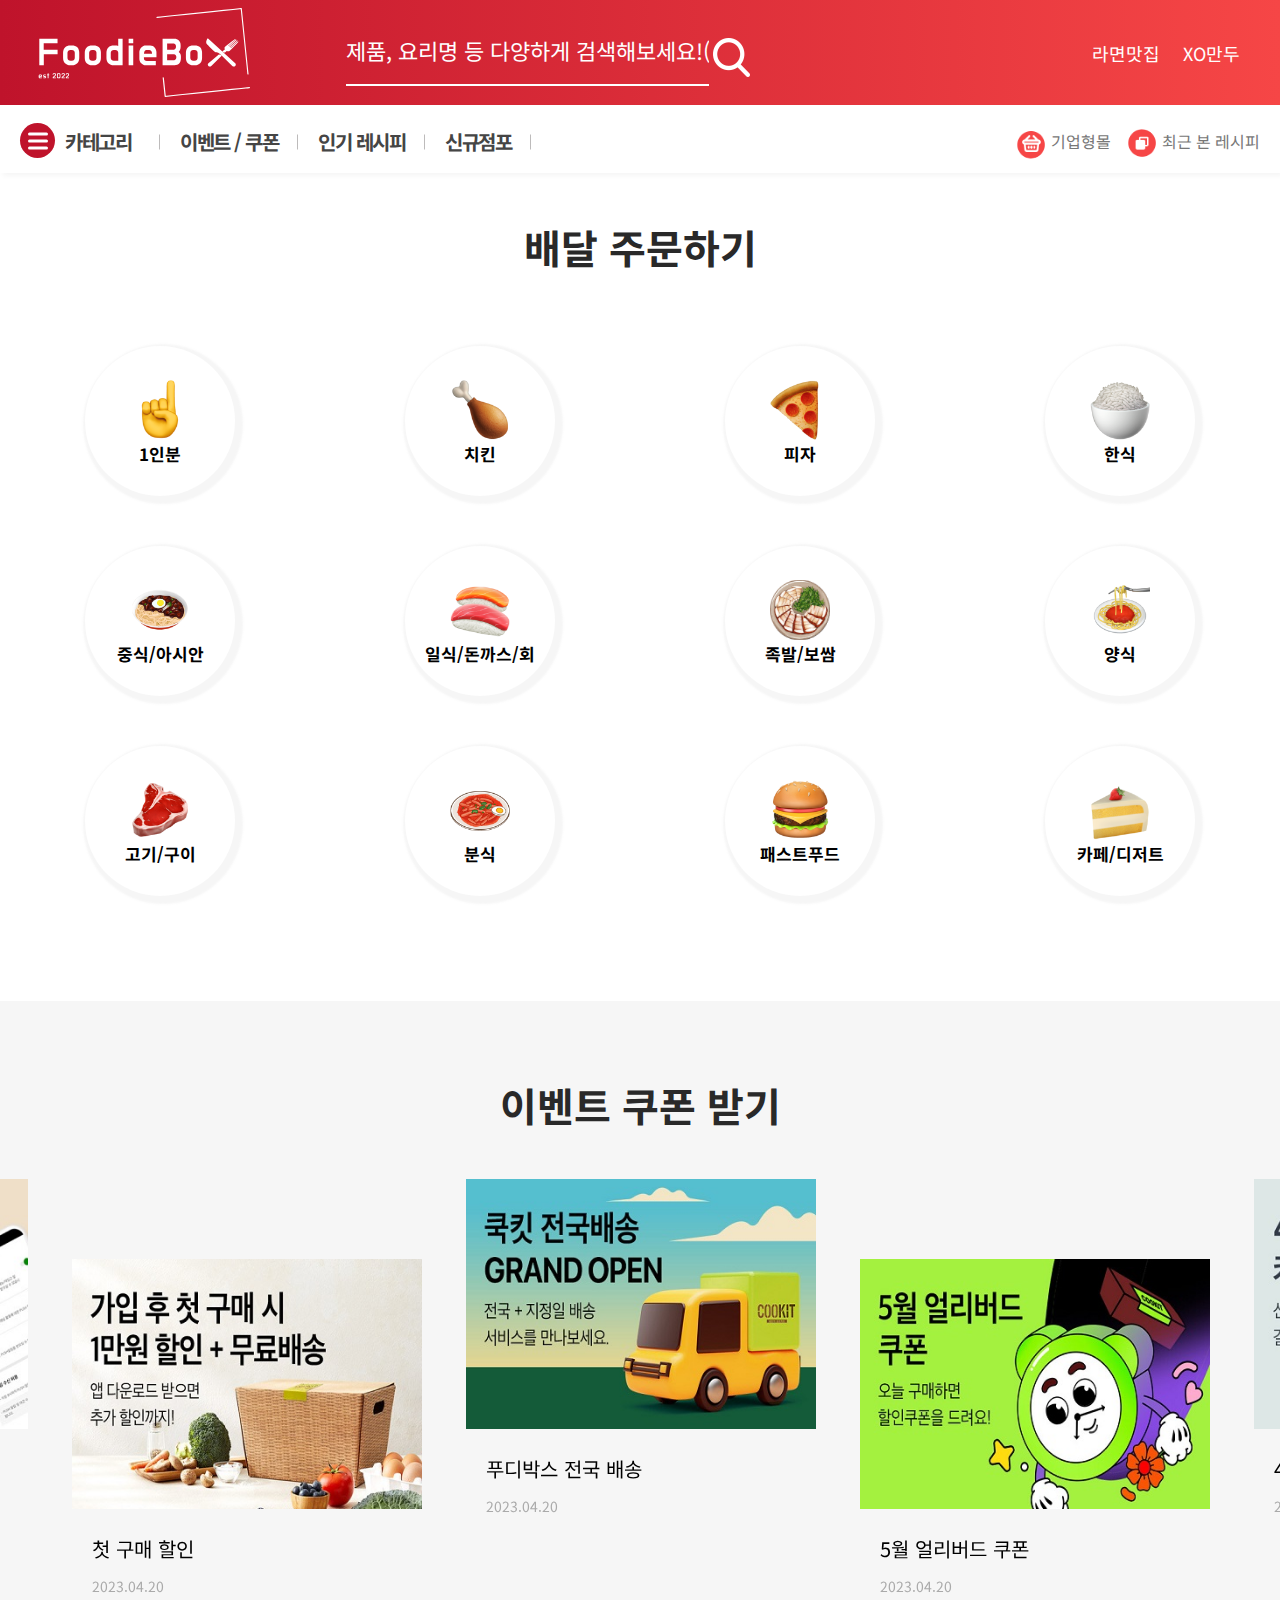
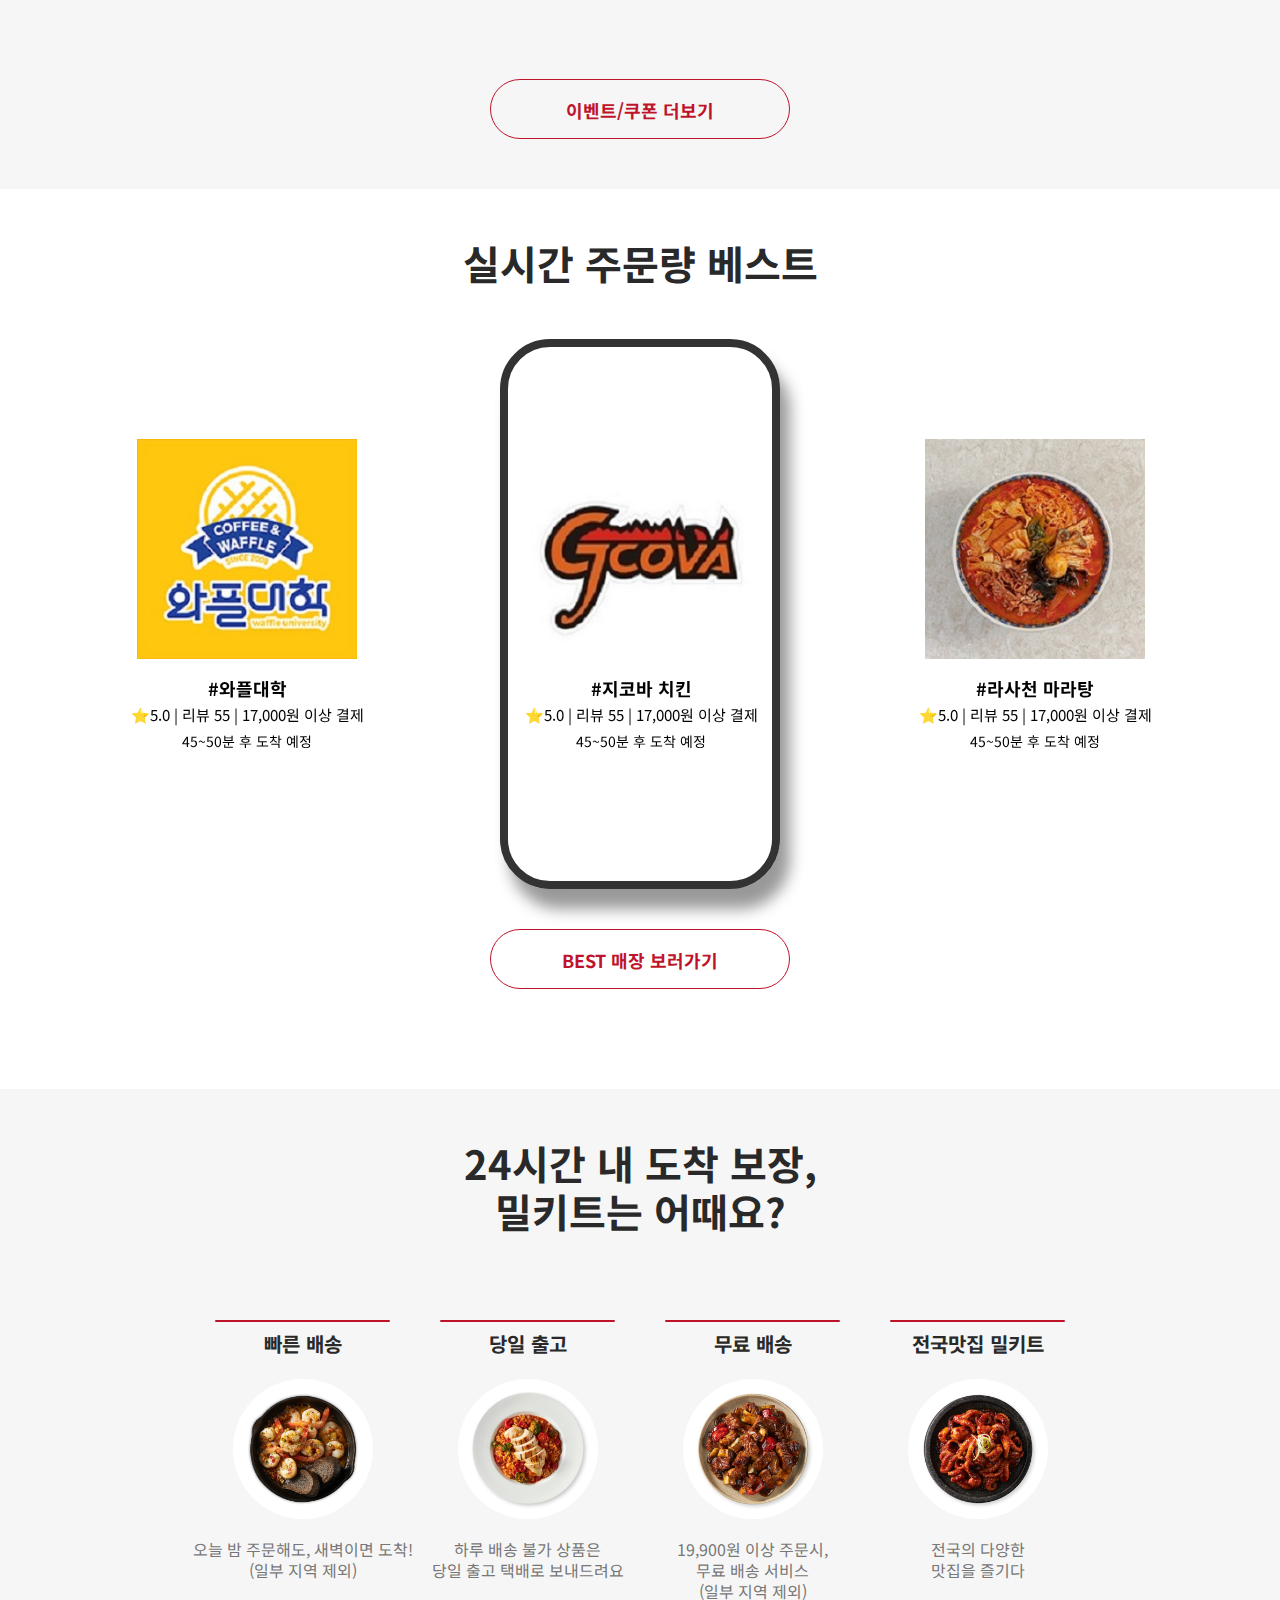
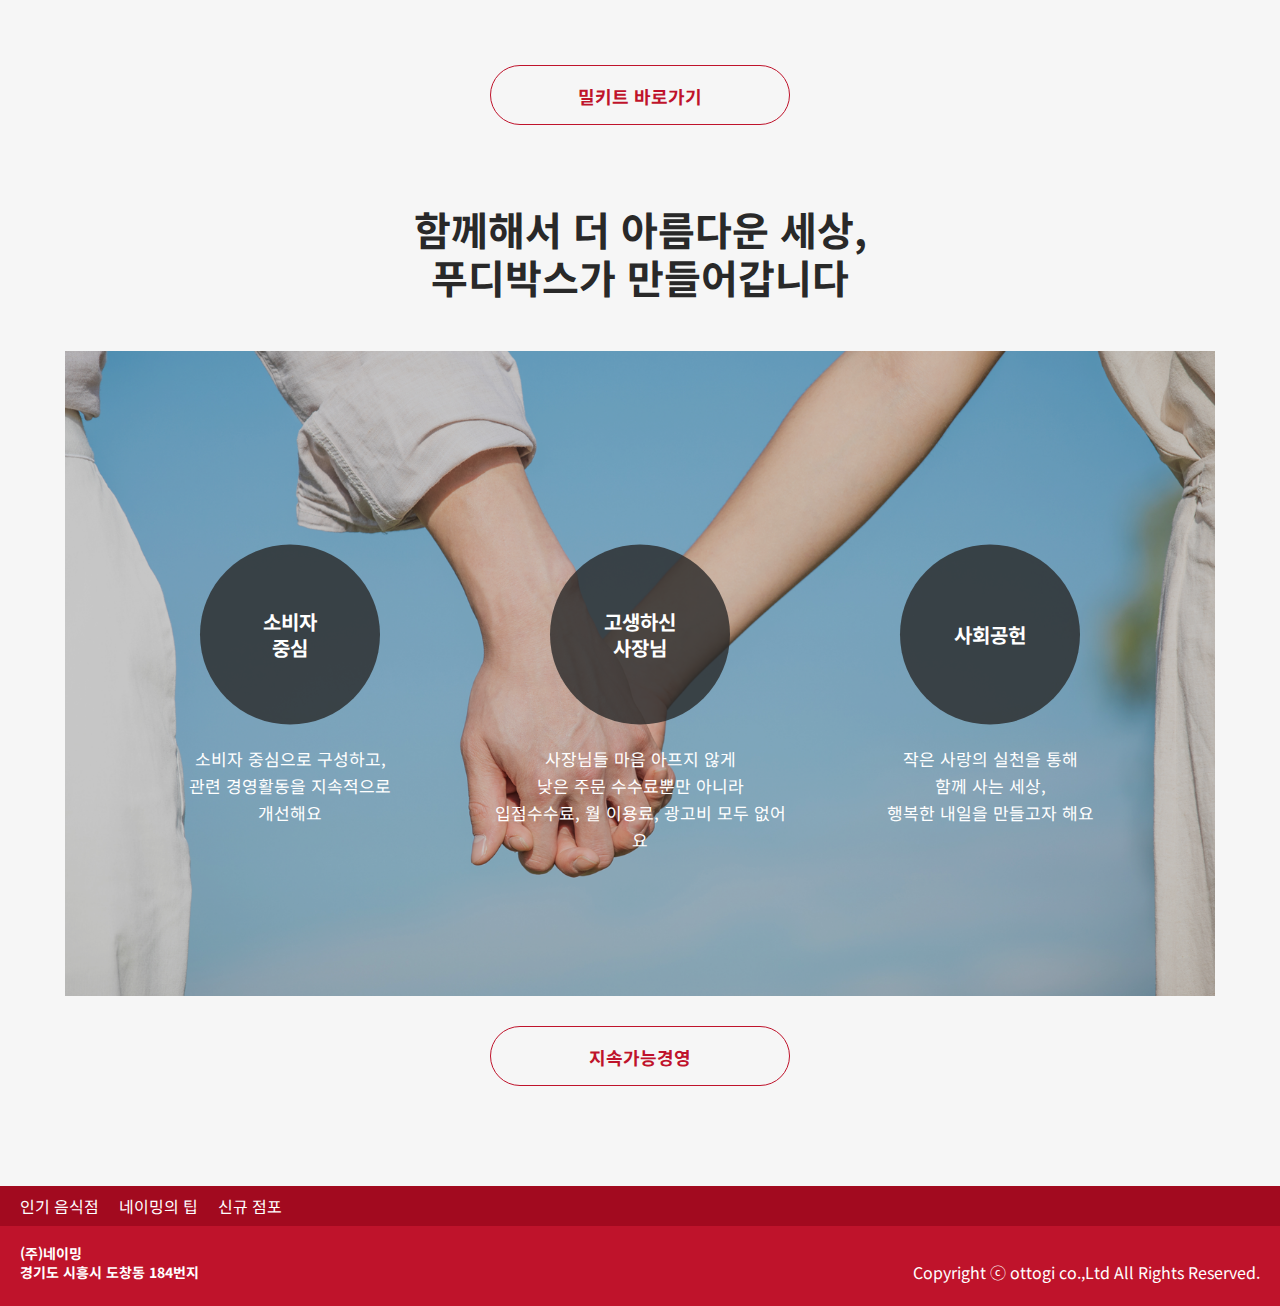
<file: delivery.html>
<!DOCTYPE html>
<html lang="ko">
<head>
    <meta charset="UTF-8">
    <meta http-equiv="X-UA-Compatible" content="IE=edge">
    <meta name="viewport" content="user-scalable=no, initial-scale=1.0, maximum-scale=1.0, width=device-width">
    <!-- <link rel="icon" href="파비콘로고넣는곳" type="image/x-icon">  -->

    
    <link rel="stylesheet" type="text/css" href="./slick/slick.css">
    <link rel="stylesheet" type="text/css" href="./slick/slick-theme.css">

    <!-- <link rel="stylesheet" href="css/swiper.min.css"> -->
    <!-- <link rel="stylesheet" href="https://cdn.jsdelivr.net/npm/swiper@9/swiper-bundle.min.css" /> -->
    <!-- <script src="https://cdn.jsdelivr.net/npm/swiper@9/swiper-bundle.min.js"></script> -->

    <!-- <script src="js/swiper.min.js"></script> -->
    <link rel="stylesheet" href="https://cdnjs.cloudflare.com/ajax/libs/font-awesome/6.3.0/css/all.min.css">
    <link rel="stylesheet" href="https://cdnjs.cloudflare.com/ajax/libs/font-awesome/4.7.0/css/font-awesome.css">

    <link rel="stylesheet" href="css/common.css">
    <!-- <link rel="stylesheet" href="css/main.css"> -->
    <link rel="stylesheet" href="css/reset.css">
    <link rel="stylesheet" href="css/sub2.css">
    <title>배달</title>
</head>
<body class="scroll_bar">
    <header>
        <div class="h_top">
            <div class="inner">
                <h1><a href="index.html"><img src="logo/foodiebox.svg" alt="">메인로고</a></h1>
                <div class="gnb_sch_form">
                    <form name="h_form" id="h_form" action="">
                        <input type="text" name="s_value" id="s_value" value="" maxlength="30" 
                        placeholder="제품, 요리명 등 다양하게 검색해보세요!(예: 밀키트)" 
                        title="검색어를 입력해주세요.">
                        <label for="">
                            <a href="" class="btn_sch"><img src="img/top_sch.png" alt="검색"></a>
                        </label>
                    </form>
                </div><!--gnb_sch_form : END-->
                <ul>
                    <li><a href="">라면맛집</a></li>
                    <li><a href="">XO만두</a></li>
                </ul>
            </div><!--inner : END-->
        </div><!--h_top : END-->
        <nav>
            <div class="inner">
                <ul class="gnb">
                    <li class="gnb_menu">
                        <p class="bar"><span></span></p>
                        <a>카테고리</a>
                        <div class="gnb_sub">
                            <ul class="subTabMenu">
                                <li><a href="delivery.html">배달</a></li>
                                <li><a href="">픽업/홀</a></li>
                                <li><a href="mealkit.html">밀키트</a></li>
                                <li><a href="">마트</a></li>
                                <li><a href="">선물하기</a></li>
                            </ul><!--subTabMenu : END-->
                            <div class="conWra">
                                <ul class="subTabMenuCon on">
                                    <li><a href="food.html">1인분</a></li>
                                    <li><a href="food.html">치킨</a></li>
                                    <li><a href="food.html">피자</a></li>
                                    <li><a href="food.html">한식</a></li>
                                    <li><a href="food.html">중식/아시안</a></li>
                                    <li><a href="food.html">일식/돈까스/회</a></li>
                                    <li><a href="food.html">양식</a></li>
                                    <li><a href="food.html">족발/보쌈</a></li>
                                    <li><a href="food.html">고기/구이</a></li>
                                    <li><a href="food.html">분식</a></li>
                                    <li><a href="food.html">페스트푸드</a></li>
                                    <li><a href="food.html">카페.디저트</a></li>
                                </ul><!--subTabMenuCon : END-->
                                <ul class="subTabMenuCon">
                                    <li><a href="">미리 주문하고 포장하기</a></li>
                                    <li><a href="">미리 주문하고 홀에서 식사</a></li>
                                </ul><!--subTabMenuCon : END-->
                                <ul class="subTabMenuCon">
                                    <li><a href="meal_map.html">#전국맛집지도</a></li>
                                    <li><a href="">밀키트 기획전</a></li>
                                    <li><a href="">간편/메인요리</a></li>
                                    <li><a href="">데일리 반찬</a></li>
                                    <li><a href="">밥/도시락/면</a></li>
                                    <li><a href="">국/탕/찌개</a></li>
                                    <li><a href="">구이/볶음/찜</a></li>
                                    <li><a href="">안주/야식</a></li>
                                    <li><a href="">간식/음료</a></li>
                                    <li><a href="">식단/건강관리</a></li>
                                </ul><!--subTabMenuCon : END-->
                                <ul class="subTabMenuCon">
                                    <li><a href="">이달의 신상템</a></li>
                                    <li><a href="">베스트셀러</a></li>
                                    <li><a href="">타임세일</a></li>
                                    <li><a href="">맛있는 것 - </a></li>
                                    <li><a href="">편리한 것 - </a></li>
                                    <li><a href="">기획전</a></li>
                                </ul><!--subTabMenuCon : END-->
                                <ul class="subTabMenuCon">
                                    <li><a href="">선물하기 바로가기</a></li>
                                </ul><!--subTabMenuCon : END-->
                            </div><!--conWra : END-->
                        </div><!--gnb_sub : END-->
                    </li>
                    <li><a href="">이벤트 / 쿠폰</a></li>
                    <li><a href="">인기 레시피</a></li>
                    <li><a href="">신규점포</a></li>
                </ul><!--gnb : END-->
                <ul class="nav_gnb_r">
                    <li><a href="">기업형몰</a></li>
                    <li><a href="">최근 본 레시피</a></li>
                </ul><!--nav_gnb_r : END-->
            </div><!--inner : END-->
        </nav>
    </header>

    <main >
        <div class="foodieMenu">
            <h2>배달 주문하기</h2>
            <div>
                <ul class="foodieMenuList">
                    <li class="foodieMenuItem"><a href="#">
                        <img src="subImg/menuIcon1.png" alt="">
                        <span>1인분</span>
                    </a></li>
                    <li class="foodieMenuItem"><a href="#">
                        <img src="subImg/menuIcon2.png" alt="">
                        <span>치킨</span>
                    </a></li>
                    <li class="foodieMenuItem"><a href="#">
                        <img src="subImg/menuIcon3.png" alt="">
                        <span>피자</span>
                    </a></li>
                    <li class="foodieMenuItem"><a href="#">
                        <img src="subImg/menuIcon4.png" alt="">
                        <span>한식</span>
                    </a></li>
                    <li class="foodieMenuItem"><a href="#">
                        <img src="subImg/menuIcon5.png" alt="">
                        <span>중식/아시안</span>
                    </a></li>
                    <li class="foodieMenuItem"><a href="#">
                        <img src="subImg/menuIcon6.png" alt="">
                        <span>일식/돈까스/회</span>
                    </a></li>
                    <li class="foodieMenuItem"><a href="#">
                        <img src="subImg/menuIcon8.png" alt="">
                        <span>족발/보쌈</span>
                    </a></li>
                    <li class="foodieMenuItem"><a href="#">
                        <img src="subImg/menuIcon7.png" alt="">
                        <span>양식</span>
                    </a></li>
                    <li class="foodieMenuItem"><a href="#">
                        <img src="subImg/menuIcon9.png" alt="">
                        <span>고기/구이</span>
                    </a></li>
                    <li class="foodieMenuItem"><a href="#">
                        <img src="subImg/menuIcon10.png" alt="">
                        <span>분식</span>
                    </a></li>
                    <li class="foodieMenuItem"><a href="#">
                        <img src="subImg/menuIcon11.png" alt="">
                        <span>패스트푸드</span>
                    </a></li>
                    <li class="foodieMenuItem"><a href="#">
                        <img src="subImg/menuIcon12.png" alt="">
                        <span>카페/디저트</span>
                    </a></li>
                </ul>
            </div>
        </div>

        <div class="eventCoupon">
            <h2>이벤트 쿠폰 받기</h2>
            <section class="center slider">
                <div class="centerItem">
                    <a href="#">
                        <img src="subImg/coupon1.jpg" alt="">
                        <h3>푸디박스 전국 배송</h3>
                        <p class="date">2023.04.20
                            <span class="more">more +</span>
                        </p>
                    </a>
                </div>
                <div class="centerItem">
                    <a href="#">
                        <img src="subImg/coupon2.jpg" alt="">
                        <h3>5월 얼리버드 쿠폰</h3>
                        <p class="date">2023.04.20
                            <span class="more">more +</span>
                        </p>
                    </a>
                </div>
                <div class="centerItem">
                    <a href="#">
                        <img src="subImg/coupon3.jpg" alt="">
                        <h3>4월 카드 혜택</h3>
                        <p class="date">2023.04.20
                            <span class="more">more +</span>
                        </p>
                    </a>
                </div>
                <div class="centerItem">
                    <a href="#">
                        <img src="subImg/coupon4.jpg" alt="">
                        <h3>선물하기 추가 할인</h3>
                        <p class="date">2023.04.20
                            <span class="more">more +</span>
                        </p>
                    </a>
                </div>
                <div class="centerItem">
                    <a href="#">
                        <img src="subImg/coupon5.jpg" alt="">
                        <h3>알림 동의 이벤트</h3>
                        <p class="date">2023.04.20
                            <span class="more">more +</span>
                        </p>
                    </a>
                </div>
                <div class="centerItem">
                    <a href="#">
                        <img src="subImg/coupon6.jpg" alt="">
                        <h3>첫 구매 할인</h3>
                        <p class="date">2023.04.20
                            <span class="more">more +</span>
                        </p>
                    </a>
                </div>
            </section>
            <a href="#" class="aBtn">이벤트/쿠폰 더보기</a>
        </div>

        <div class="bestItem">
            <h2>실시간 주문량 베스트</h2>

            <div class="phone"></div>

            <div class="bestSlider">
                <a href="#" class="bestSliderItem">
                    <img src="subImg/best1.jpg">
                    <h4>#지코바 치킨</h4>
                    <p>⭐5.0 | 리뷰 55 | 17,000원 이상 결제</p>
                    <span>45~50분 후 도착 예정</span>
                </a>
                <a href="#" class="bestSliderItem">
                    <img src="subImg/best2.jpg">
                    <h4>#라사천 마라탕</h4>
                    <p>⭐5.0 | 리뷰 55 | 17,000원 이상 결제</p>
                    <span>45~50분 후 도착 예정</span>
                </a>
                <a href="#" class="bestSliderItem">
                    <img src="subImg/best3.jpg"></img>
                    <h4>#마이쥬스&샐러드</h4>
                    <p>⭐5.0 | 리뷰 55 | 17,000원 이상 결제</p>
                    <span>45~50분 후 도착 예정</span>
                </a>
                <a href="#" class="bestSliderItem">
                    <img src="subImg/best4.jpg"></img>
                    <h4>#푸라닭</h4>
                    <p>⭐5.0 | 리뷰 55 | 17,000원 이상 결제</p>
                    <span>45~50분 후 도착 예정</span>
                </a>
                <a href="#" class="bestSliderItem">
                    <img src="subImg/best5.jpg"></img>
                    <h4>#프레드피자</h4>
                    <p>⭐5.0 | 리뷰 55 | 17,000원 이상 결제</p>
                    <span>45~50분 후 도착 예정</span>
                </a>
                <a href="#" class="bestSliderItem">
                    <img src="subImg/best6.jpg"></img>
                    <h4>#토핑왕피자</h4>
                    <p>⭐5.0 | 리뷰 55 | 17,000원 이상 결제</p>
                    <span>45~50분 후 도착 예정</span>
                </a>
                <a href="#" class="bestSliderItem">
                    <img src="subImg/best7.jpg"></img>
                    <h4>#삼거리떡볶이</h4>
                    <p>⭐5.0 | 리뷰 55 | 17,000원 이상 결제</p>
                    <span>45~50분 후 도착 예정</span>
                </a>
                <a href="#" class="bestSliderItem">
                    <img src="subImg/best8.jpg"></img>
                    <h4>#배스킨라빈스</h4>
                    <p>⭐5.0 | 리뷰 55 | 17,000원 이상 결제</p>
                    <span>45~50분 후 도착 예정</span>
                </a>
                <a href="#" class="bestSliderItem">
                    <img src="subImg/best9.jpg"></img>
                    <h4>#할리스</h4>
                    <p>⭐5.0 | 리뷰 55 | 17,000원 이상 결제</p>
                    <span>45~50분 후 도착 예정</span>
                </a>
                <a href="#" class="bestSliderItem">
                    <img src="subImg/best10.jpg"></img>
                    <h4>#와플대학</h4>
                    <p>⭐5.0 | 리뷰 55 | 17,000원 이상 결제</p>
                    <span>45~50분 후 도착 예정</span>
                </a>
            </div>

            <a href="#" class="aBtn">BEST 매장 보러가기</a>
        </div> 

        <div class="mealKitPage">
            <h2>24시간 내 도착 보장,<br>
                밀키트는 어때요?</h2>
    
            <ul class="mealKitIntro">
                <li class="mealKitIntroList">
                    <div>
                        <h3>빠른 배송</h3>
                        <div class="mealKitImg">
                            <img src="subImg/mealkitItem1.png" alt="">
                        </div>
                        <p>오늘 밤 주문해도, 새벽이면 도착!<br>
                            (일부 지역 제외)</p>
                    </div>
                </li>
                <li class="mealKitIntroList">
                    <div>
                        <h3>당일 출고</h3>
                        <div class="mealKitImg">
                            <img src="subImg/mealkitItem2.png" alt="">
                        </div>
                        <p>하루 배송 불가 상품은<br>
                            당일 출고 택배로 보내드려요</p>
                    </div>
                </li>
                <li class="mealKitIntroList">
                    <div>
                        <h3>무료 배송</h3>
                        <div class="mealKitImg">
                            <img src="subImg/mealkitItem3.png" alt="">
                        </div>
                        <p>19,900원 이상 주문시,<br>
                            무료 배송 서비스<br>
                            (일부 지역 제외)</p>
                    </div>
                </li>
                <li class="mealKitIntroList">
                    <div>
                        <h3>전국맛집 밀키트</h3>
                        <div class="mealKitImg">
                            <img src="subImg/mealkitItem4.png" alt="">
                        </div>
                        <p>전국의 다양한<br>
                            맛집을 즐기다</p>
                    </div>
                </li>
            </ul>

            <a href="#" class="aBtn">밀키트 바로가기</a>
        </div>

        <div class="ad">
            <h2>함께해서 더 아름다운 세상,<br>
                푸디박스가 만들어갑니다
            </h2>

            <div class="adImgBox">
                <div class="adMainImg">
                    <img src="subImg/v5.png" alt="">
                    <ul class="adIntro">
                        <li class="adIntroList">
                            <div>
                                <h3>소비자<br>중심</h3>
                                <p>소비자 중심으로 구성하고,<br>
                                    관련 경영활동을 지속적으로<br>
                                    개선해요</p>
                            </div>
                        </li>
                        <li class="adIntroList">
                            <div>
                                <h3>고생하신<br>사장님</h3>
                                <p>사장님들 마음 아프지 않게<br>
                                    낮은 주문 수수료뿐만 아니라<br>
                                    입점수수료, 월 이용료, 광고비 모두 없어요
                                    </p>
                            </div>
                        </li>
                        <li class="adIntroList">
                            <div>
                                <h3>사회공헌</h3>
                                <p>작은 사랑의 실천을 통해<br>
                                    함께 사는 세상,<br>
                                    행복한 내일을 만들고자 해요
                                    </p>
                            </div>
                        </li>
                    </ul>
                </div>
                
            </div>
            <p class="adHide">
                <mark>푸디박스는</mark><br>
                소비자 중심으로 구성하고, 관련 경영활동을 지속적으로 개선해요.<br>
                사장님들 마음 아프지 않게 낮은 주문 수수료뿐만 아니라,<br>
                입점수수료, 월 이용료, 광고비 모두 없어요<br>
                작은 사랑의 실천을 통해 함께 사는 세상, 행복한 내일을 만들고자 해요.
            </p>
            <a href="#" class="aBtn">지속가능경영</a>
        </div>
    </main>
        
    <footer>
        <div class="top">
            <div class="inner">
                <ul>
                    <li><a href="">인기 음식점</a></li>
                    <li><a href="">네이밍의 팁</a></li>
                    <li><a href="">신규 점포</a></li>
                </ul>
            </div><!--inner : END-->
        </div><!--top: END-->
        <div class="bottom">
            <div class="inner">
                <p>(주)네이밍<span>경기도 시흥시 도창동 184번지</span></p>
                <strong>Copyright ⓒ ottogi co.,Ltd All Rights Reserved.</strong>
            </div><!--inner : END-->
        </div><!--bottom : END-->
    </footer>
    
    <div class="topBtn"><i class="fa-solid fa-chevron-up"></i>TOP</div>
    
    <script src="https://code.jquery.com/jquery-2.2.0.min.js" type="text/javascript"></script>
    <script src="./slick/slick.js" type="text/javascript" charset="utf-8"></script>
    <!-- <script src="js/main.js" type="text/javascript"></script> -->
    <script src="js/common.js"></script>
    <script src="js/sub.js"></script>
    <script src="js/sub2.js"></script>
</body>
</html>
</file>
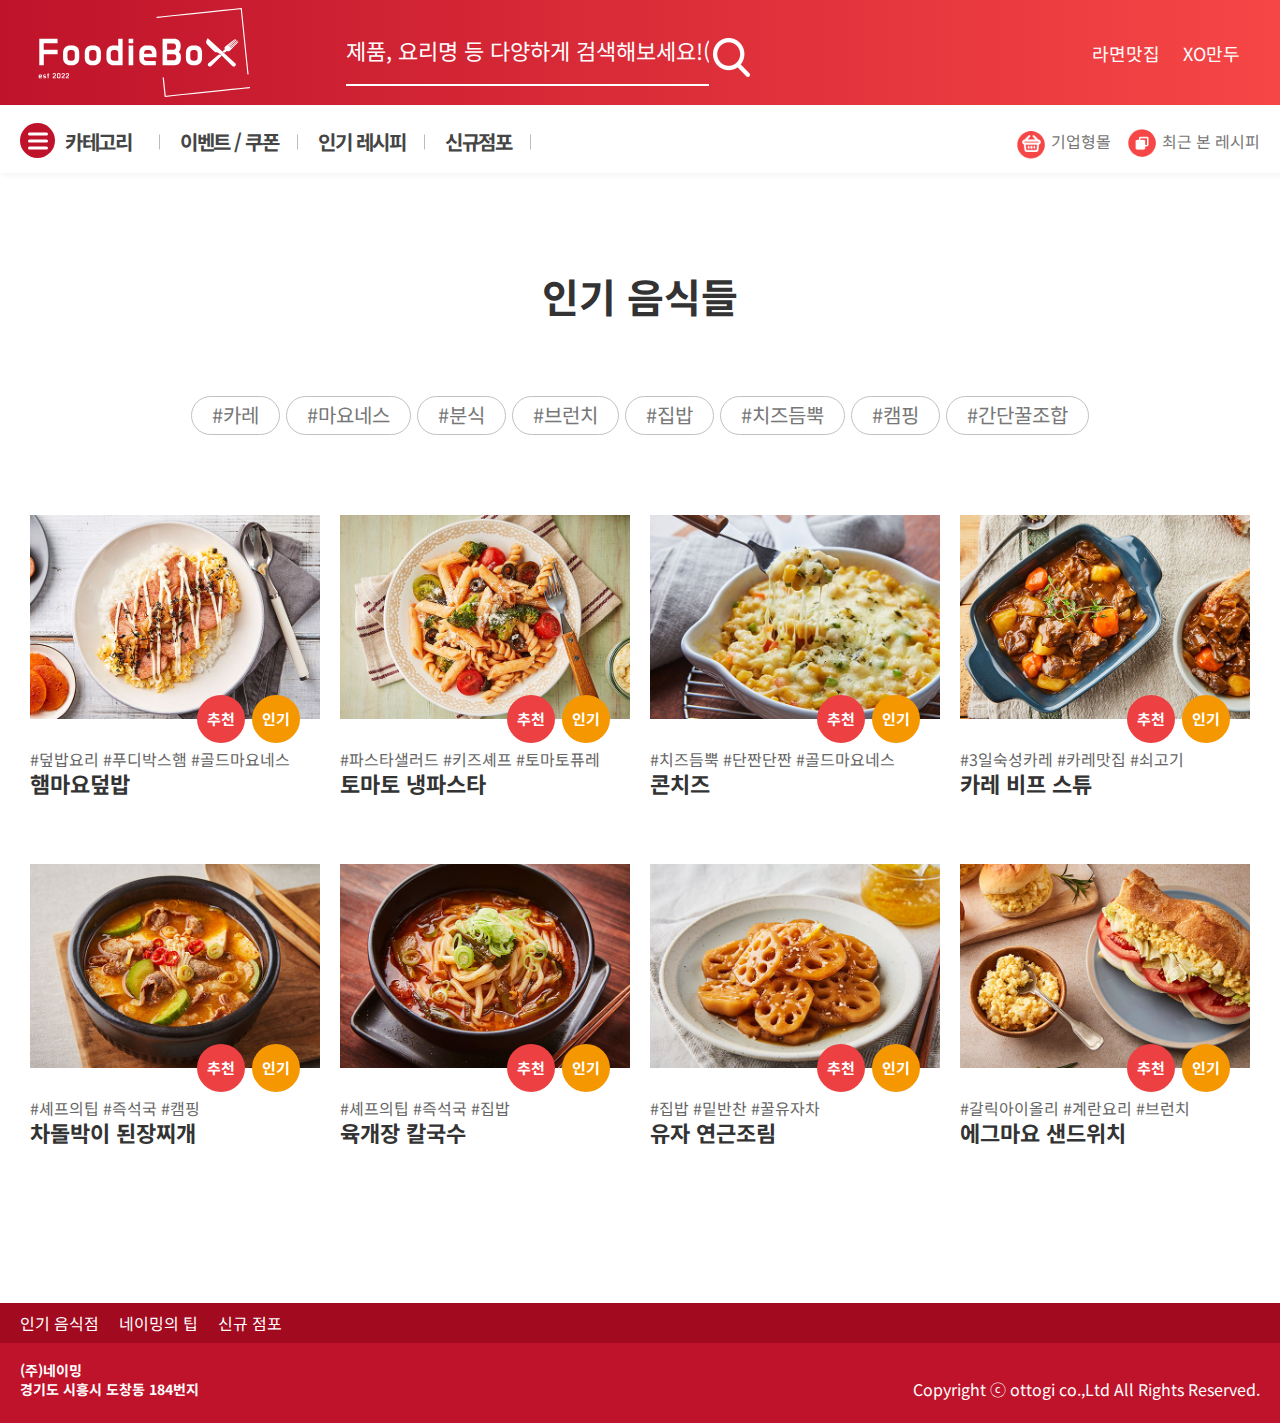
<file: food.html>
<!DOCTYPE html>
<html lang="ko">
<head>
    <meta charset="UTF-8">
    <meta http-equiv="X-UA-Compatible" content="IE=edge">
    <meta name="viewport" content="user-scalable=no, initial-scale=1.0, maximum-scale=1.0, width=device-width">
    <!-- <link rel="icon" href="img/logo-bvb.svg" type="image/x-icon">  -->
    <link rel="stylesheet" href="css/sub.css">
    <!-- <link rel="stylesheet" href="css/main.css"> -->
    <link rel="stylesheet" href="css/common.css">
    <link rel="stylesheet" href="css/reset.css">

    <!-- <link rel="stylesheet" href="css/swiper.min.css"> -->
    <link rel="stylesheet" href="https://cdn.jsdelivr.net/npm/swiper@9/swiper-bundle.min.css" />
    <script src="https://cdn.jsdelivr.net/npm/swiper@9/swiper-bundle.min.js"></script>

    <!-- <script src="js/swiper.min.js"></script> -->
    <link rel="stylesheet" href="https://cdnjs.cloudflare.com/ajax/libs/font-awesome/6.3.0/css/all.min.css">
    <link rel="stylesheet" href="https://cdnjs.cloudflare.com/ajax/libs/font-awesome/4.7.0/css/font-awesome.css">

    <title>인기 레시피</title>
</head>
<body class="scroll_bar">
    <header>
        <div class="h_top">
            <div class="inner">
                <h1><a href="index.html"><img src="logo/foodiebox.svg" alt="">메인로고</a></h1>
                <div class="gnb_sch_form">
                    <form name="h_form" id="h_form" action="">
                        <input type="text" name="s_value" id="s_value" value="" maxlength="30" 
                        placeholder="제품, 요리명 등 다양하게 검색해보세요!(예: 밀키트)" 
                        title="검색어를 입력해주세요.">
                        <label for="">
                            <a href="" class="btn_sch"><img src="img/top_sch.png" alt="검색"></a>
                        </label>
                    </form>
                </div><!--gnb_sch_form : END-->
                <ul>
                    <li><a href="">라면맛집</a></li>
                    <li><a href="">XO만두</a></li>
                </ul>
            </div><!--inner : END-->
        </div><!--h_top : END-->
        <nav>
            <div class="inner">
                <ul class="gnb">
                    <li class="gnb_menu">
                        <p class="bar"><span></span></p>
                        <a>카테고리</a>
                        <div class="gnb_sub">
                            <ul class="subTabMenu">
                                <li><a href="delivery.html">배달</a></li>
                                <li><a href="">픽업/홀</a></li>
                                <li><a href="mealkit.html">밀키트</a></li>
                                <li><a href="">마트</a></li>
                                <li><a href="">선물하기</a></li>
                            </ul><!--subTabMenu : END-->
                            <div class="conWra">
                                <ul class="subTabMenuCon on">
                                    <li><a href="food.html">1인분</a></li>
                                    <li><a href="food.html">치킨</a></li>
                                    <li><a href="food.html">피자</a></li>
                                    <li><a href="food.html">한식</a></li>
                                    <li><a href="food.html">중식/아시안</a></li>
                                    <li><a href="food.html">일식/돈까스/회</a></li>
                                    <li><a href="food.html">양식</a></li>
                                    <li><a href="food.html">족발/보쌈</a></li>
                                    <li><a href="food.html">고기/구이</a></li>
                                    <li><a href="food.html">분식</a></li>
                                    <li><a href="food.html">페스트푸드</a></li>
                                    <li><a href="food.html">카페.디저트</a></li>
                                </ul><!--subTabMenuCon : END-->
                                <ul class="subTabMenuCon">
                                    <li><a href="">미리 주문하고 포장하기</a></li>
                                    <li><a href="">미리 주문하고 홀에서 식사</a></li>
                                </ul><!--subTabMenuCon : END-->
                                <ul class="subTabMenuCon">
                                    <li><a href="meal_map.html">#전국맛집지도</a></li>
                                    <li><a href="">밀키트 기획전</a></li>
                                    <li><a href="">간편/메인요리</a></li>
                                    <li><a href="">데일리 반찬</a></li>
                                    <li><a href="">밥/도시락/면</a></li>
                                    <li><a href="">국/탕/찌개</a></li>
                                    <li><a href="">구이/볶음/찜</a></li>
                                    <li><a href="">안주/야식</a></li>
                                    <li><a href="">간식/음료</a></li>
                                    <li><a href="">식단/건강관리</a></li>
                                </ul><!--subTabMenuCon : END-->
                                <ul class="subTabMenuCon">
                                    <li><a href="">이달의 신상템</a></li>
                                    <li><a href="">베스트셀러</a></li>
                                    <li><a href="">타임세일</a></li>
                                    <li><a href="">맛있는 것 - </a></li>
                                    <li><a href="">편리한 것 - </a></li>
                                    <li><a href="">기획전</a></li>
                                </ul><!--subTabMenuCon : END-->
                                <ul class="subTabMenuCon">
                                    <li><a href="">선물하기 바로가기</a></li>
                                </ul><!--subTabMenuCon : END-->
                            </div><!--conWra : END-->
                        </div><!--gnb_sub : END-->
                    </li>
                    <li><a href="">이벤트 / 쿠폰</a></li>
                    <li><a href="">인기 레시피</a></li>
                    <li><a href="">신규점포</a></li>
                </ul><!--gnb : END-->
                <ul class="nav_gnb_r">
                    <li><a href="">기업형몰</a></li>
                    <li><a href="">최근 본 레시피</a></li>
                </ul><!--nav_gnb_r : END-->
            </div><!--inner : END-->
        </nav>
    </header>

    <main>
        
        <section class="section5">
            <div class="inner">
                <h3>인기 음식들</h3>
                <p class="p">
                    <span><a href="">#카레</a></span>
                    <span><a href="">#마요네스</a></span>
                    <span><a href="">#분식</a></span>
                    <span><a href="">#브런치</a></span>
                    <span><a href="">#집밥</a></span>
                    <span><a href="">#치즈듬뿍</a></span>
                    <span><a href="">#캠핑</a></span>
                    <span><a href="">#간단꿀조합</a></span>
                </p>
                <ul>
                    <li>
                        <a href="">
                            <div class="img"><img src="img/foodList01.jpg" alt=""><div class="icon"><span>추천</span><span>인기</span></div></div>
                            <div class="txt">
                                <span>#덮밥요리 #푸디박스햄 #골드마요네스</span>
                                <h4>햄마요덮밥</h4>
                            </div><!--txt : END-->
                        </a>
                    </li>
                    <li>
                        <a href="">
                            <div class="img"><img src="img/foodList02.jpg" alt=""><div class="icon"><span>추천</span><span>인기</span></div></div>
                            <div class="txt">
                                <span>#파스타샐러드 #키즈셰프 #토마토퓨레</span>
                                <h4>토마토 냉파스타</h4>
                            </div><!--txt : END-->
                        </a>
                    </li>
                    <li>
                        <a href="">
                            <div class="img"><img src="img/foodList03.jpg" alt=""><div class="icon"><span>추천</span><span>인기</span></div></div>
                            <div class="txt">
                                <span>#치즈듬뿍 #단짠단짠 #골드마요네스</span>
                                <h4>콘치즈</h4>
                            </div><!--txt : END-->
                        </a>
                    </li>
                    <li>
                        <a href="">
                            <div class="img"><img src="img/foodList04.jpg" alt=""><div class="icon"><span>추천</span><span>인기</span></div></div>
                            <div class="txt">
                                <span>#3일숙성카레 #카레맛집 #쇠고기</span>
                                <h4>카레 비프 스튜</h4>
                            </div><!--txt : END-->
                        </a>
                    </li>
                    <li>
                        <a href="">
                            <div class="img"><img src="img/foodList05.jpg" alt=""><div class="icon"><span>추천</span><span>인기</span></div></div>
                            <div class="txt">
                                <span>#셰프의팁 #즉석국 #캠핑</span>
                                <h4>차돌박이 된장찌개</h4>
                            </div><!--txt : END-->
                        </a>
                    </li>
                    <li>
                        <a href="">
                            <div class="img"><img src="img/foodList06.jpg" alt=""><div class="icon"><span>추천</span><span>인기</span></div></div>
                            <div class="txt">
                                <span>#셰프의팁 #즉석국 #집밥</span>
                                <h4>육개장 칼국수</h4>
                            </div><!--txt : END-->
                        </a>
                    </li>
                    <li>
                        <a href="">
                            <div class="img"><img src="img/foodList07.jpg" alt=""><div class="icon"><span>추천</span><span>인기</span></div></div>
                            <div class="txt">
                                <span>#집밥 #밑반찬 #꿀유자차</span>
                                <h4>유자 연근조림</h4>
                            </div><!--txt : END-->
                        </a>
                    </li>
                    <li>
                        <a href="">
                            <div class="img"><img src="img/foodList08.jpg" alt=""><div class="icon"><span>추천</span><span>인기</span></div></div>
                            <div class="txt">
                                <span>#갈릭아이올리 #계란요리 #브런치</span>
                                <h4>에그마요 샌드위치</h4>
                            </div><!--txt : END-->
                        </a>
                    </li>
                </ul>
            </div><!--inner : END-->
        </section><!--section5 : END-->


    </main>
    

    <footer>
        <div class="top">
            <div class="inner">
                <ul>
                    <li><a href="">인기 음식점</a></li>
                    <li><a href="">네이밍의 팁</a></li>
                    <li><a href="">신규 점포</a></li>
                </ul>
            </div><!--inner : END-->
        </div><!--top: END-->
        <div class="bottom">
            <div class="inner">
                <p>(주)네이밍<span>경기도 시흥시 도창동 184번지</span></p>
                <strong>Copyright ⓒ ottogi co.,Ltd All Rights Reserved.</strong>
            </div><!--inner : END-->
        </div><!--bottom : END-->
    </footer>
    <div class="topBtn"><i class="fa-solid fa-chevron-up"></i>TOP</div>
    <script src="js/common.js" type="text/javascript"></script>
</body>
</html>
</file>
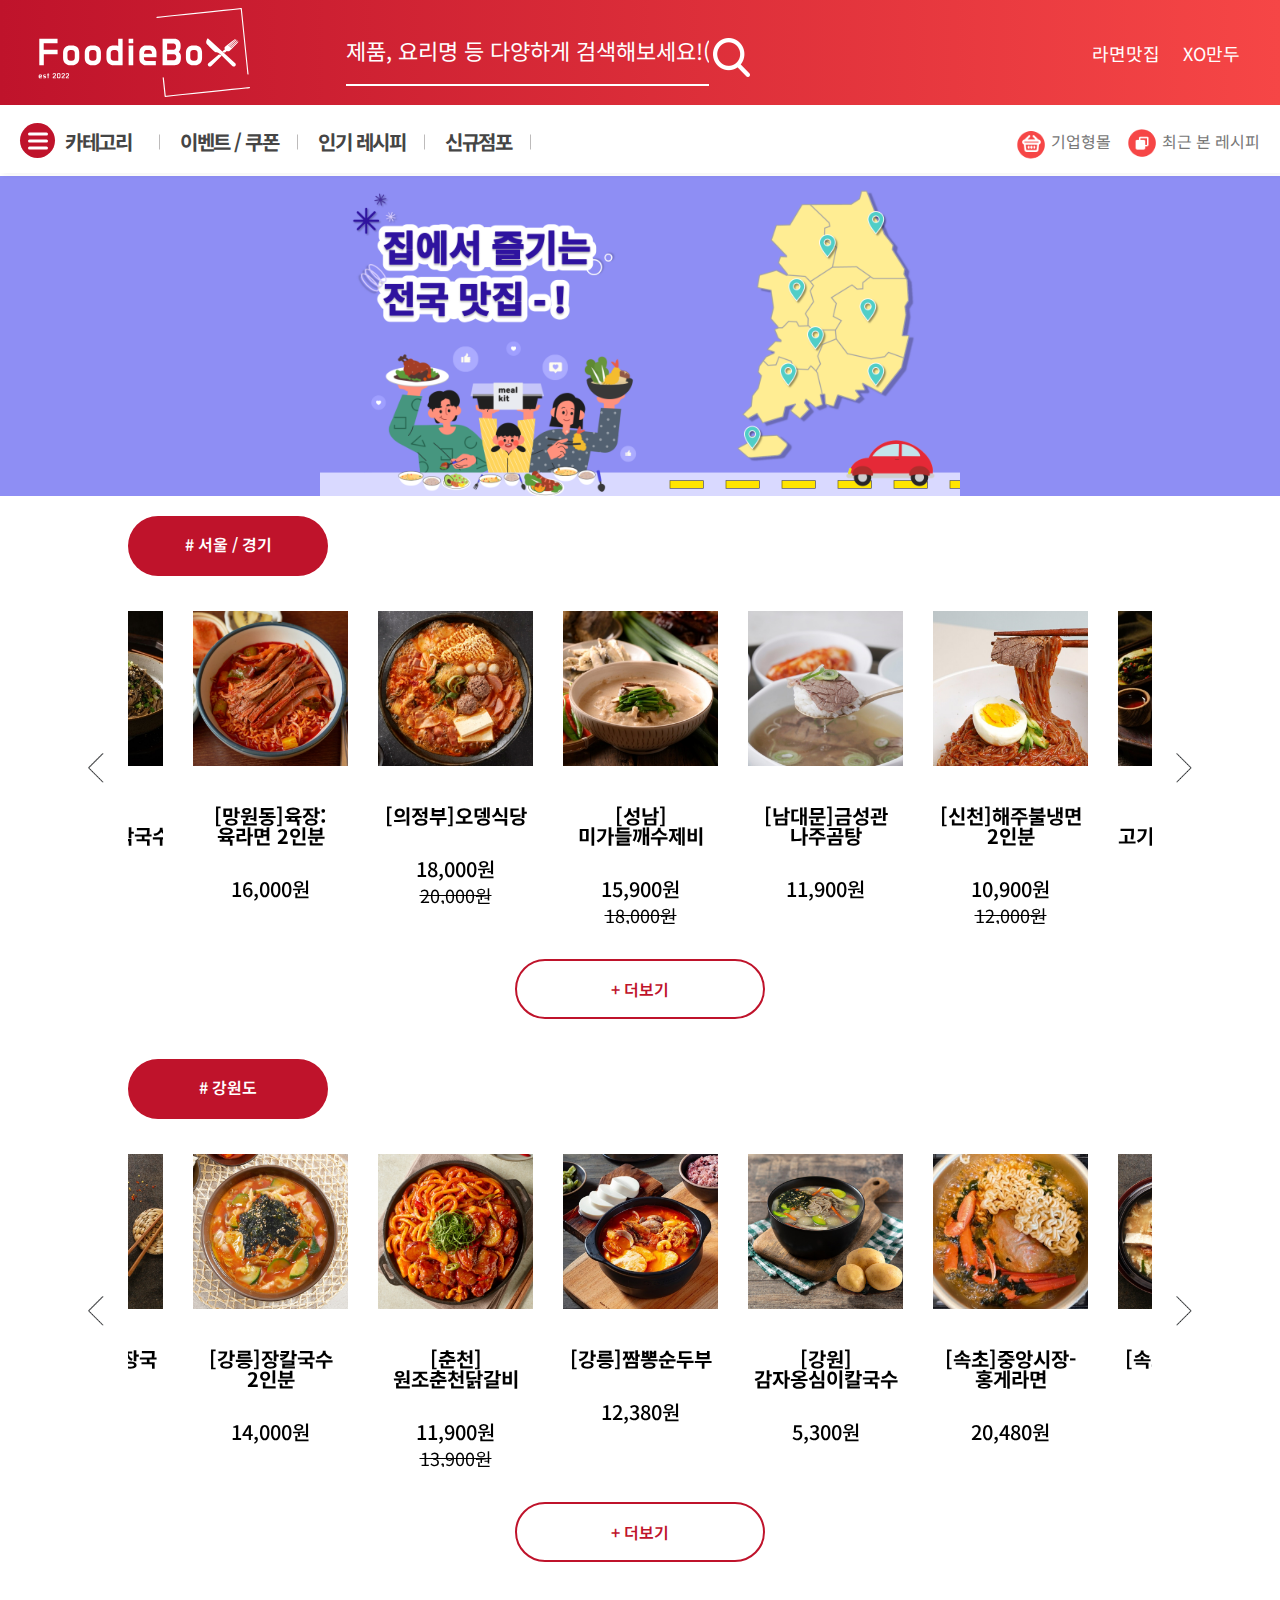
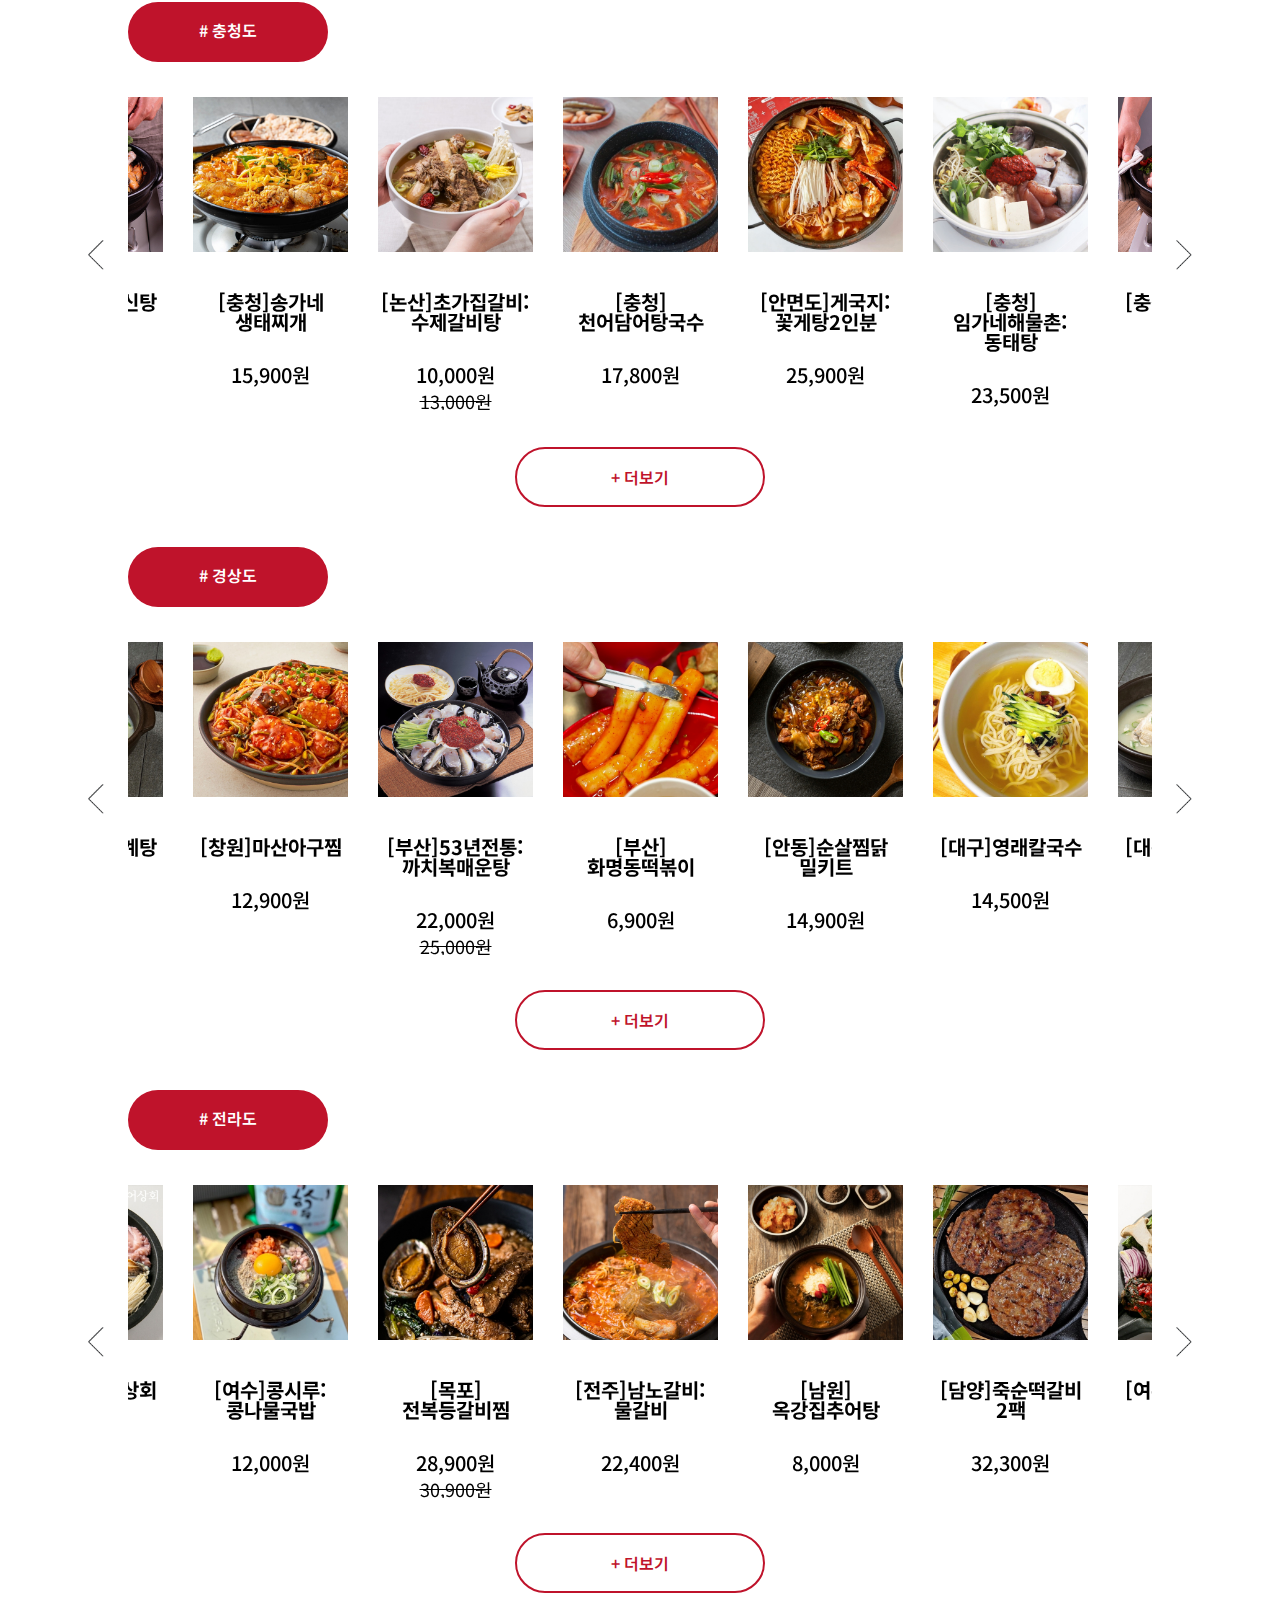
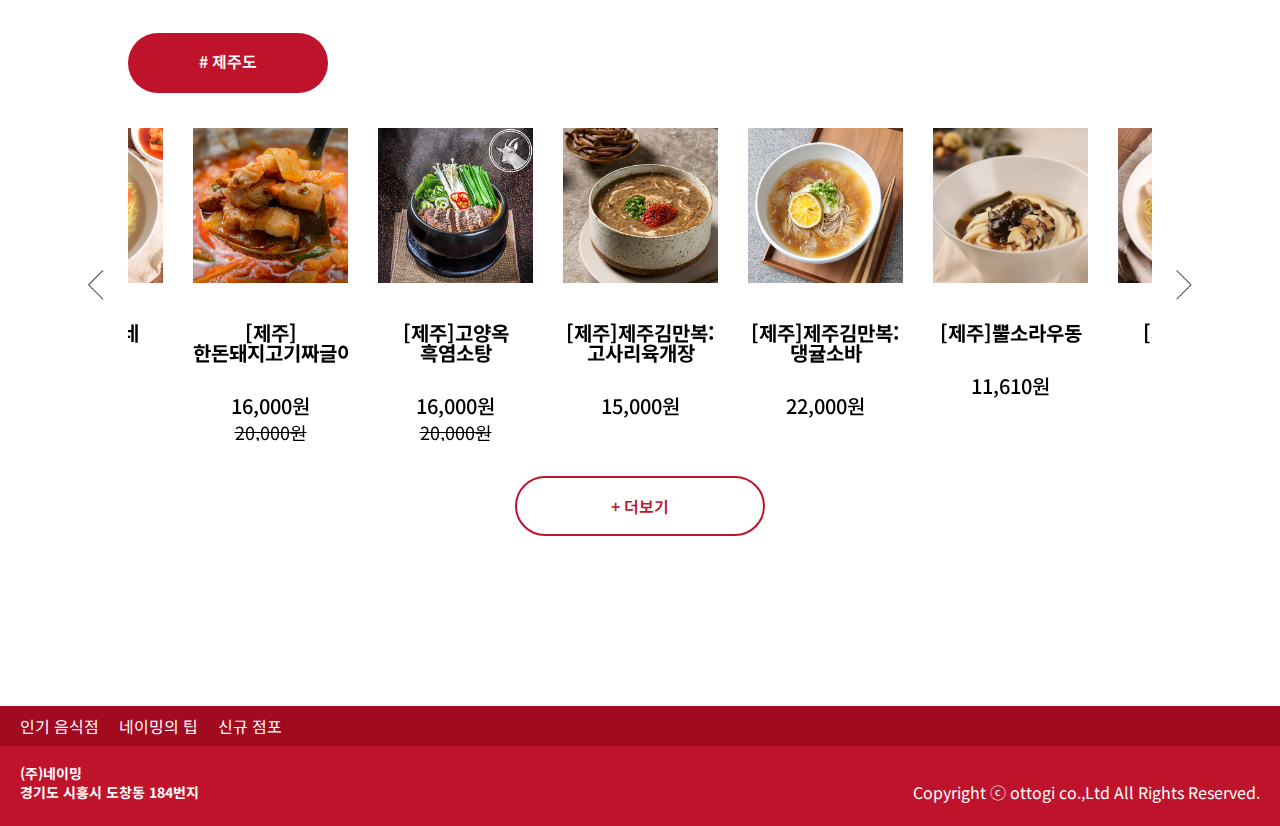
<file: meal_map.html>
<!DOCTYPE html>
<html lang="ko">
<head>
  <meta charset="UTF-8">
  <meta http-equiv="X-UA-Compatible" content="IE=edge">
  <meta name="viewport" content="user-scalable=no, initial-scale=1.0, maximum-scale=1.0, width=device-width">
  <!-- <link rel="icon" href="img/logo-bvb.svg" type="image/x-icon">  -->
  <!-- <link rel="stylesheet" href="css/main.css"> -->
  <link rel="stylesheet" href="css/mealmap.css">
  <link rel="stylesheet" href="css/common.css">
  <link rel="stylesheet" href="css/sub.css">
  <link rel="stylesheet" href="css/reset.css">

  <!-- <link rel="stylesheet" href="css/swiper.min.css"> -->
  <link rel="stylesheet" href="https://cdn.jsdelivr.net/npm/swiper@9/swiper-bundle.min.css" />
  <script src="https://cdn.jsdelivr.net/npm/swiper@9/swiper-bundle.min.js"></script>

  <!-- <script src="js/swiper.min.js"></script> -->
  <link rel="stylesheet" href="https://cdnjs.cloudflare.com/ajax/libs/font-awesome/6.3.0/css/all.min.css">
  <link rel="stylesheet" href="https://cdnjs.cloudflare.com/ajax/libs/font-awesome/4.7.0/css/font-awesome.css">

  <link rel="stylesheet" href="slick/slick-themeb.css">
  <link rel="stylesheet" href="slick/slick.css">
  <script src="js/jquery-3.6.4.min.js"></script>
  <script src="slick/slick.js" type="text/javascript"></script>

  <title>전국맛집지도</title>

</head>
<body class="scroll_bar">
  <header>
    <div class="h_top">
        <div class="inner">
            <h1><a href="index.html"><img src="logo/foodiebox.svg" alt="">메인로고</a></h1>
            <div class="gnb_sch_form">
                <form name="h_form" id="h_form" action="">
                    <input type="text" name="s_value" id="s_value" value="" maxlength="30" 
                    placeholder="제품, 요리명 등 다양하게 검색해보세요!(예: 밀키트)" 
                    title="검색어를 입력해주세요.">
                    <label for="">
                        <a href="" class="btn_sch"><img src="img/top_sch.png" alt="검색"></a>
                    </label>
                </form>
            </div><!--gnb_sch_form : END-->
            <ul>
                <li><a href="">라면맛집</a></li>
                <li><a href="">XO만두</a></li>
            </ul>
        </div><!--inner : END-->
    </div><!--h_top : END-->
    <nav>
        <div class="inner">
            <ul class="gnb">
                <li class="gnb_menu">
                    <p class="bar"><span></span></p>
                    <a>카테고리</a>
                    <div class="gnb_sub">
                        <ul class="subTabMenu">
                            <li><a href="delivery.html">배달</a></li>
                            <li><a href="">픽업/홀</a></li>
                            <li><a href="mealkit.html">밀키트</a></li>
                            <li><a href="">마트</a></li>
                            <li><a href="">선물하기</a></li>
                        </ul><!--subTabMenu : END-->
                        <div class="conWra">
                            <ul class="subTabMenuCon on">
                                <li><a href="food.html">1인분</a></li>
                                <li><a href="food.html">치킨</a></li>
                                <li><a href="food.html">피자</a></li>
                                <li><a href="food.html">한식</a></li>
                                <li><a href="food.html">중식/아시안</a></li>
                                <li><a href="food.html">일식/돈까스/회</a></li>
                                <li><a href="food.html">양식</a></li>
                                <li><a href="food.html">족발/보쌈</a></li>
                                <li><a href="food.html">고기/구이</a></li>
                                <li><a href="food.html">분식</a></li>
                                <li><a href="food.html">페스트푸드</a></li>
                                <li><a href="food.html">카페.디저트</a></li>
                            </ul><!--subTabMenuCon : END-->
                            <ul class="subTabMenuCon">
                                <li><a href="">미리 주문하고 포장하기</a></li>
                                <li><a href="">미리 주문하고 홀에서 식사</a></li>
                            </ul><!--subTabMenuCon : END-->
                            <ul class="subTabMenuCon">
                                <li><a href="meal_map.html">#전국맛집지도</a></li>
                                <li><a href="">밀키트 기획전</a></li>
                                <li><a href="">간편/메인요리</a></li>
                                <li><a href="">데일리 반찬</a></li>
                                <li><a href="">밥/도시락/면</a></li>
                                <li><a href="">국/탕/찌개</a></li>
                                <li><a href="">구이/볶음/찜</a></li>
                                <li><a href="">안주/야식</a></li>
                                <li><a href="">간식/음료</a></li>
                                <li><a href="">식단/건강관리</a></li>
                            </ul><!--subTabMenuCon : END-->
                            <ul class="subTabMenuCon">
                                <li><a href="">이달의 신상템</a></li>
                                <li><a href="">베스트셀러</a></li>
                                <li><a href="">타임세일</a></li>
                                <li><a href="">맛있는 것 - </a></li>
                                <li><a href="">편리한 것 - </a></li>
                                <li><a href="">기획전</a></li>
                            </ul><!--subTabMenuCon : END-->
                            <ul class="subTabMenuCon">
                                <li><a href="">선물하기 바로가기</a></li>
                            </ul><!--subTabMenuCon : END-->
                        </div><!--conWra : END-->
                    </div><!--gnb_sub : END-->
                </li>
                <li><a href="">이벤트 / 쿠폰</a></li>
                <li><a href="">인기 레시피</a></li>
                <li><a href="">신규점포</a></li>
            </ul><!--gnb : END-->
            <ul class="nav_gnb_r">
                <li><a href="">기업형몰</a></li>
                <li><a href="">최근 본 레시피</a></li>
            </ul><!--nav_gnb_r : END-->
        </div><!--inner : END-->
    </nav>
</header>

  <main>
    <section class="map_banner">
      <div class="pc_map">
        <a href="#">
          <img src="img_mealmap/전국맛집지도_배너.png" alt="">
        </a>
      </div>
      <div class="mo_map">
        <a href="#">
          <img src="img_mealmap/전국맛집지도_배너_mo.png" alt="">
        </a>
      </div>
    </section>

    <div class="btn seoul">
      <h1># 서울 / 경기</h1>
    </div>

    <section class="section_1">
      <div class="slider">
          <div class="wrapppp">
            <div class="post">
              <div class="post_setmenu">
                <a href="#" class="set_img">
                  <img src="img_mealmap/의정부오뎅식당1.png" alt="의정부오뎅식당">
                </a>
                <p class="set_name">[의정부]오뎅식당</p>
                <a href="#" class="h_price">
                  <p>18,000원</p>
                </a>
                <p class="w_price">20,000원</p>
              </div>
            </div>
            <div class="post">
              <div class="post_setmenu">
                <a href="#" class="set_img">
                  <img src="img_mealmap/성남들깨수제비.jpg" alt="성남들깨수제비">
                </a>
                <p class="set_name">[성남]미가들깨수제비</p>
                <a href="#" class="h_price">
                  <p>15,900원</p>
                </a>
                <p class="w_price">18,000원</p>
              </div>
            </div>
            <div class="post">
              <div class="post_setmenu">
                <a href="#" class="set_img">
                  <img src="img_mealmap/남대문금성관.jpg" alt="남대문금성관나주곰탕">
                </a>
                <p class="set_name">[남대문]금성관 나주곰탕</p>
                <a href="#" class="h_price">
                  <p>11,900원</p>
                </a>
              </div>
            </div>
            <div class="post">
              <div class="post_setmenu">
                <a href="#" class="set_img">
                  <img src="img_mealmap/신천해주냉면.jpg" alt="신천해주냉면">
                </a>
                <p class="set_name">[신천]해주불냉면 2인분</p>
                <a href="#" class="h_price">
                  <p>10,900원</p>
                </a>
                <p class="w_price">12,000원</p>
              </div>
            </div>
            <div class="post">
              <div class="post_setmenu">
                <a href="#" class="set_img">
                  <img src="img_mealmap/고기리들기름막국수.jpg" alt="고기리들기름막국수">
                </a>
                <p class="set_name">[용인]고기리들기름막국수</p>
                <a href="#" class="h_price">
                  <p>12,890원</p>
                </a>
              </div>
            </div>
            <div class="post">
              <div class="post_setmenu">
                <a href="#" class="set_img">
                  <img src="img_mealmap/망원동육라면.jpg" alt="망원동육라면">
                </a>
                <p class="set_name">[망원동]육장:육라면 2인분</p>
                <a href="#" class="h_price">
                  <p>16,000원</p>
                </a>
              </div>
            </div>
          </div>
        </div>
    </section>

    <div class="banner_btn">
      <a href="#">
        + 더보기
      </a>
    </div>

    <div class="btn gangwon">
      <h1># 강원도</h1>
    </div>

    <section class="section_1">
      <div class="slider">
          <div class="wrapppp">
            <div class="post">
              <div class="post_setmenu">
                <a href="#" class="set_img">
                  <img src="img_mealmap/춘천닭갈비.jpg" alt="원조춘천닭갈비">
                </a>
                <p class="set_name">[춘천]원조춘천닭갈비</p>
                <a href="#" class="h_price">
                  <p>11,900원</p>
                </a>
                <p class="w_price">13,900원</p>
              </div>
            </div>
            <div class="post">
              <div class="post_setmenu">
                <a href="#" class="set_img">
                  <img src="img_mealmap/강릉짬뽕순두부.jpg" alt="강릉짬뽕순두부">
                </a>
                <p class="set_name">[강릉]짬뽕순두부</p>
                <a href="#" class="h_price">
                  <p>12,380원</p>
                </a>
              </div>
            </div>
            <div class="post">
              <div class="post_setmenu">
                <a href="#" class="set_img">
                  <img src="img_mealmap/강원도감자옹심이칼국수.jpeg" alt="강원도감자옹심이칼국수">
                </a>
                <p class="set_name">[강원]감자옹심이칼국수</p>
                <a href="#" class="h_price">
                  <p>5,300원</p>
                </a>
              </div>
            </div>
            <div class="post">
              <div class="post_setmenu">
                <a href="#" class="set_img">
                  <img src="img_mealmap/속초홍게라면.jpg" alt="속초홍게라면">
                </a>
                <p class="set_name">[속초]중앙시장-홍게라면</p>
                <a href="#" class="h_price">
                  <p>20,480원</p>
                </a>
              </div>
            </div>
            <div class="post">
              <div class="post_setmenu">
                <a href="#" class="set_img">
                  <img src="img_mealmap/속초황태해장국.jpg" alt="속초황태해장국">
                </a>
                <p class="set_name">[속초]황태해장국</p>
                <a href="#" class="h_price">
                  <p>13,900원</p>
                </a>
              </div>
            </div>
            <div class="post">
              <div class="post_setmenu">
                <a href="#" class="set_img">
                  <img src="img_mealmap/강릉장칼국수.jpg" alt="강릉장칼국수">
                </a>
                <p class="set_name">[강릉]장칼국수 2인분</p>
                <a href="#" class="h_price">
                  <p>14,000원</p>
                </a>
              </div>
            </div>
          </div>
        </div>
    </section>

    <div class="banner_btn">
      <a href="#">
        + 더보기
      </a>
    </div>

    <div class="btn chungcheong">
      <h1># 충청도</h1>
    </div>

    <section class="section_1">
      <div class="slider">
          <div class="wrapppp">
            <div class="post">
              <div class="post_setmenu">
                <a href="#" class="set_img">
                  <img src="img_mealmap/논산수제갈비탕.jpg" alt="논산수제갈비탕">
                </a>
                <p class="set_name">[논산]초가집갈비:수제갈비탕</p>
                <a href="#" class="h_price">
                  <p>10,000원</p>
                </a>
                <p class="w_price">13,000원</p>
              </div>
            </div>
            <div class="post">
              <div class="post_setmenu">
                <a href="#" class="set_img">
                  <img src="img_mealmap/천어담어탕국수.jpeg" alt="천어담어탕국수">
                </a>
                <p class="set_name">[충청]천어담어탕국수</p>
                <a href="#" class="h_price">
                  <p>17,800원</p>
                </a>
              </div>
            </div>
            <div class="post">
              <div class="post_setmenu">
                <a href="#" class="set_img">
                  <img src="img_mealmap/충청도꽃게탕.jpg" alt="충청도꽃게탕">
                </a>
                <p class="set_name">[안면도]게국지:꽃게탕2인분</p>
                <a href="#" class="h_price">
                  <p>25,900원</p>
                </a>
              </div>
            </div>
            <div class="post">
              <div class="post_setmenu">
                <a href="#" class="set_img">
                  <img src="img_mealmap/충청도동태탕.jpeg" alt="충청도동태탕">
                </a>
                <p class="set_name">[충청]임가네해물촌:동태탕</p>
                <a href="#" class="h_price">
                  <p>23,500원</p>
                </a>
              </div>
            </div>
            <div class="post">
              <div class="post_setmenu">
                <a href="#" class="set_img">
                  <img src="img_mealmap/홍게해신탕.jpeg" alt="홍게해신탕">
                </a>
                <p class="set_name">[충청]홍게해신탕 3인분</p>
                <a href="#" class="h_price">
                  <p>36,900원</p>
                </a>
                <p class="w_price">69,000원</p>
              </div>
            </div>
            <div class="post">
              <div class="post_setmenu">
                <a href="#" class="set_img">
                  <img src="img_mealmap/충청도생태찌개.jpg" alt="충청도생태찌개">
                </a>
                <p class="set_name">[충청]송가네 생태찌개</p>
                <a href="#" class="h_price">
                  <p>15,900원</p>
                </a>
              </div>
            </div>
          </div>
        </div>
    </section>

    <div class="banner_btn">
      <a href="#">
        + 더보기
      </a>
    </div>

    <div class="btn gyeongsang">
      <h1># 경상도</h1>
    </div>

    <section class="section_1">
      <div class="slider">
          <div class="wrapppp">
            <div class="post">
              <div class="post_setmenu">
                <a href="#" class="set_img">
                  <img src="img_mealmap/부산복어탕.jpeg" alt="부산복어탕">
                </a>
                <p class="set_name">[부산]53년전통:까치복매운탕</p>
                <a href="#" class="h_price">
                  <p>22,000원</p>
                </a>
                <p class="w_price">25,000원</p>
              </div>
            </div>
            <div class="post">
              <div class="post_setmenu">
                <a href="#" class="set_img">
                  <img src="img_mealmap/화명동떡볶이.jpg" alt="화명동떡볶이">
                </a>
                <p class="set_name">[부산]화명동떡볶이</p>
                <a href="#" class="h_price">
                  <p>6,900원</p>
                </a>
              </div>
            </div>
            <div class="post">
              <div class="post_setmenu">
                <a href="#" class="set_img">
                  <img src="img_mealmap/안동찜닭밀키트.jpg" alt="안동순살찜닭">
                </a>
                <p class="set_name">[안동]순살찜닭 밀키트</p>
                <a href="#" class="h_price">
                  <p>14,900원</p>
                </a>
              </div>
            </div>
            <div class="post">
              <div class="post_setmenu">
                <a href="#" class="set_img">
                  <img src="img_mealmap/대구영래칼국수.jpg" alt="대구영래칼국수">
                </a>
                <p class="set_name">[대구]영래칼국수</p>
                <a href="#" class="h_price">
                  <p>14,500원</p>
                </a>
              </div>
            </div>
            <div class="post">
              <div class="post_setmenu">
                <a href="#" class="set_img">
                  <img src="img_mealmap/대구청송삼계탕.jpg" alt="대구청송삼계탕">
                </a>
                <p class="set_name">[대구]청송삼계탕</p>
                <a href="#" class="h_price">
                  <p>18,000원</p>
                </a>
              </div>
            </div>
            <div class="post">
              <div class="post_setmenu">
                <a href="#" class="set_img">
                  <img src="img_mealmap/마산아구찜.png" alt="마산아구찜">
                </a>
                <p class="set_name">[창원]마산아구찜</p>
                <a href="#" class="h_price">
                  <p>12,900원</p>
                </a>
              </div>
            </div>
          </div>
        </div>
    </section>

    <div class="banner_btn">
      <a href="#">
        + 더보기
      </a>
    </div>

    <div class="btn jeolla">
      <h1># 전라도</h1>
    </div>

    <section class="section_1">
      <div class="slider">
          <div class="wrapppp">
            <div class="post">
              <div class="post_setmenu">
                <a href="#" class="set_img">
                  <img src="img_mealmap/목포전복등갈비찜.png" alt="목포전복등갈비찜">
                </a>
                <p class="set_name">[목포]전복등갈비찜</p>
                <a href="#" class="h_price">
                  <p>28,900원</p>
                </a>
                <p class="w_price">30,900원</p>
              </div>
            </div>
            <div class="post">
              <div class="post_setmenu">
                <a href="#" class="set_img">
                  <img src="img_mealmap/전주남노물갈비.jpg" alt="전주남노물갈비">
                </a>
                <p class="set_name">[전주]남노갈비:물갈비</p>
                <a href="#" class="h_price">
                  <p>22,400원</p>
                </a>
              </div>
            </div>
            <div class="post">
              <div class="post_setmenu">
                <a href="#" class="set_img">
                  <img src="img_mealmap/옥강집추어탕(남원).jpg" alt="옥강집추어탕">
                </a>
                <p class="set_name">[남원]옥강집추어탕</p>
                <a href="#" class="h_price">
                  <p>8,000원</p>
                </a>
              </div>
            </div>
            <div class="post">
              <div class="post_setmenu">
                <a href="#" class="set_img">
                  <img src="img_mealmap/담양죽순떡갈비.jpg" alt="담양죽순떡갈비">
                </a>
                <p class="set_name">[담양]죽순떡갈비 2팩</p>
                <a href="#" class="h_price">
                  <p>32,300원</p>
                </a>
              </div>
            </div>
            <div class="post">
              <div class="post_setmenu">
                <a href="#" class="set_img">
                  <img src="img_mealmap/여수돌문어상회.jpg" alt="여수돌문어상회">
                </a>
                <p class="set_name">[여수]돌문어상회</p>
                <a href="#" class="h_price">
                  <p>29,610원</p>
                </a>
              </div>
            </div>
            <div class="post">
              <div class="post_setmenu">
                <a href="#" class="set_img">
                  <img src="img_mealmap/여수콩시루콩나물국밥.jpg" alt="여수콩시루콩나물국밥">
                </a>
                <p class="set_name">[여수]콩시루:콩나물국밥</p>
                <a href="#" class="h_price">
                  <p>12,000원</p>
                </a>
              </div>
            </div>
          </div>
        </div>
    </section>

    <div class="banner_btn">
      <a href="#">
        + 더보기
      </a>
    </div>

    <div class="btn jeju">
      <h1># 제주도</h1>
    </div>

    <section class="section_1">
      <div class="slider">
          <div class="wrapppp">
            <div class="post">
              <div class="post_setmenu">
                <a href="#" class="set_img">
                  <img src="img_mealmap/제주고양옥.jpeg" alt="제주고양옥">
                </a>
                <p class="set_name">[제주]고양옥 흑염소탕</p>
                <a href="#" class="h_price">
                  <p>16,000원</p>
                </a>
                <p class="w_price">20,000원</p>
              </div>
            </div>
            <div class="post">
              <div class="post_setmenu">
                <a href="#" class="set_img">
                  <img src="img_mealmap/제주김만복고사리육개장.jpeg" alt="제주김만복고사리육개장">
                </a>
                <p class="set_name">[제주]제주김만복:고사리육개장</p>
                <a href="#" class="h_price">
                  <p>15,000원</p>
                </a>
              </div>
            </div>
            <div class="post">
              <div class="post_setmenu">
                <a href="#" class="set_img">
                  <img src="img_mealmap/제주김만복귤소바.jpeg" alt="제주김만복댕귤소바">
                </a>
                <p class="set_name">[제주]제주김만복:댕귤소바</p>
                <a href="#" class="h_price">
                  <p>22,000원</p>
                </a>
              </div>
            </div>
            <div class="post">
              <div class="post_setmenu">
                <a href="#" class="set_img">
                  <img src="img_mealmap/제주도뿔소라우동.jpeg" alt="제주도뿔소라우동">
                </a>
                <p class="set_name">[제주]뿔소라우동</p>
                <a href="#" class="h_price">
                  <p>11,610원</p>
                </a>
              </div>
            </div>
            <div class="post">
              <div class="post_setmenu">
                <a href="#" class="set_img">
                  <img src="img_mealmap/제주도고기국수.jpeg" alt="제주도고기국수">
                </a>
                <p class="set_name">[제주]공주네 고기국수</p>
                <a href="#" class="h_price">
                  <p>14,000원</p>
                </a>
                <p class="w_price">15,500원</p>
              </div>
            </div>
            <div class="post">
              <div class="post_setmenu">
                <a href="#" class="set_img">
                  <img src="img_mealmap/제주한돈돼지고기짜글이.jpeg" alt="제주한돈돼지고기짜글이">
                </a>
                <p class="set_name">[제주]한돈돼지고기짜글이</p>
                <a href="#" class="h_price">
                  <p>16,000원</p>
                </a>
                <p class="w_price">20,000원</p>
              </div>
            </div>
          </div>
        </div>
    </section>

    <div class="banner_btn">
      <a href="#">
        + 더보기
      </a>
    </div>

    <section class="empty">
      <div class="em_box">
        
      </div>
    </section>
  </main>
    
    

  <footer>
    <div class="top">
      <div class="inner">
        <ul>
          <li><a href="">인기 음식점</a></li>
          <li><a href="">네이밍의 팁</a></li>
          <li><a href="">신규 점포</a></li>
        </ul>
      </div><!--inner : END-->
    </div><!--top: END-->
    <div class="bottom">
      <div class="inner">
        <p>(주)네이밍<span>경기도 시흥시 도창동 184번지</span></p>
        <strong>Copyright ⓒ ottogi co.,Ltd All Rights Reserved.</strong>
      </div><!--inner : END-->
    </div><!--bottom : END-->
  </footer>
  <div class="topBtn"><i class="fa-solid fa-chevron-up"></i>TOP</div>
  <script src="js/meal.js"></script>
  <script src="js/common.js"></script>
  <!-- <script src="js/main.js" type="text/javascript"></script> -->
</body>
</html>
</file>
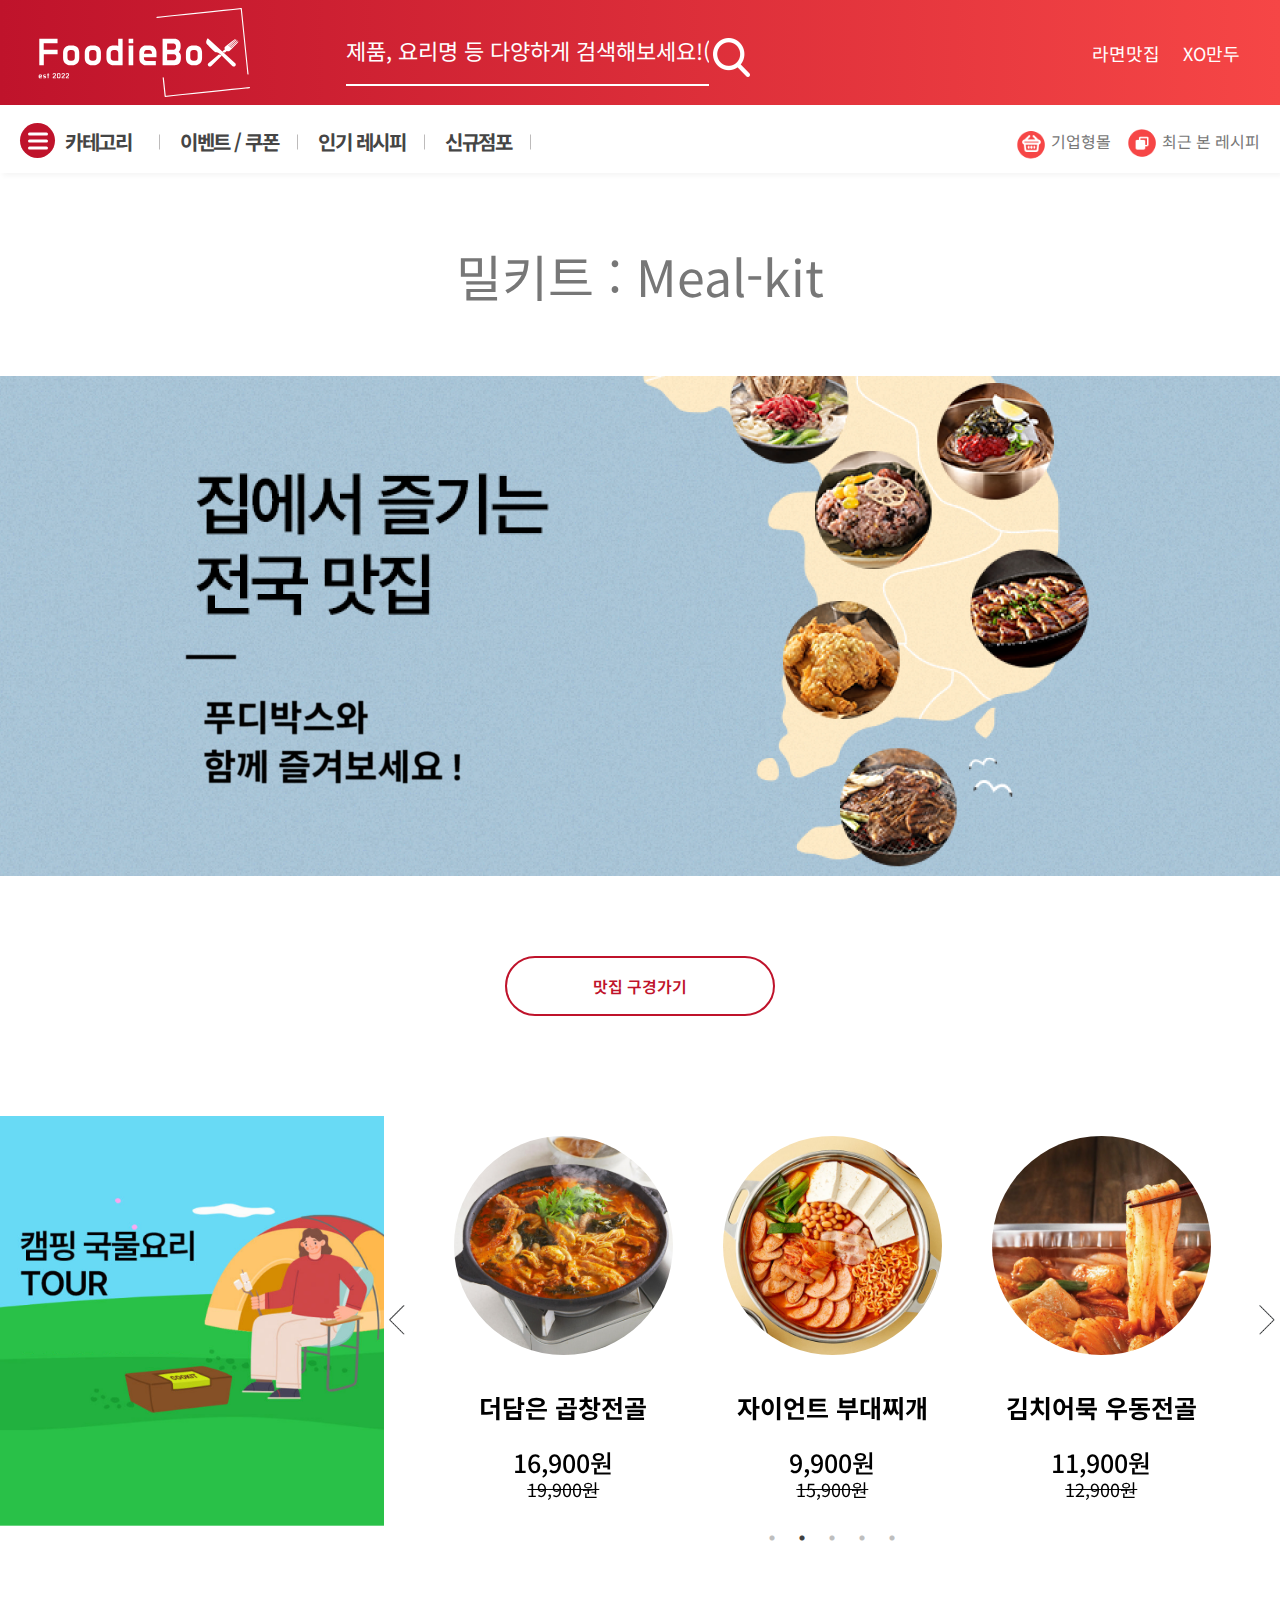
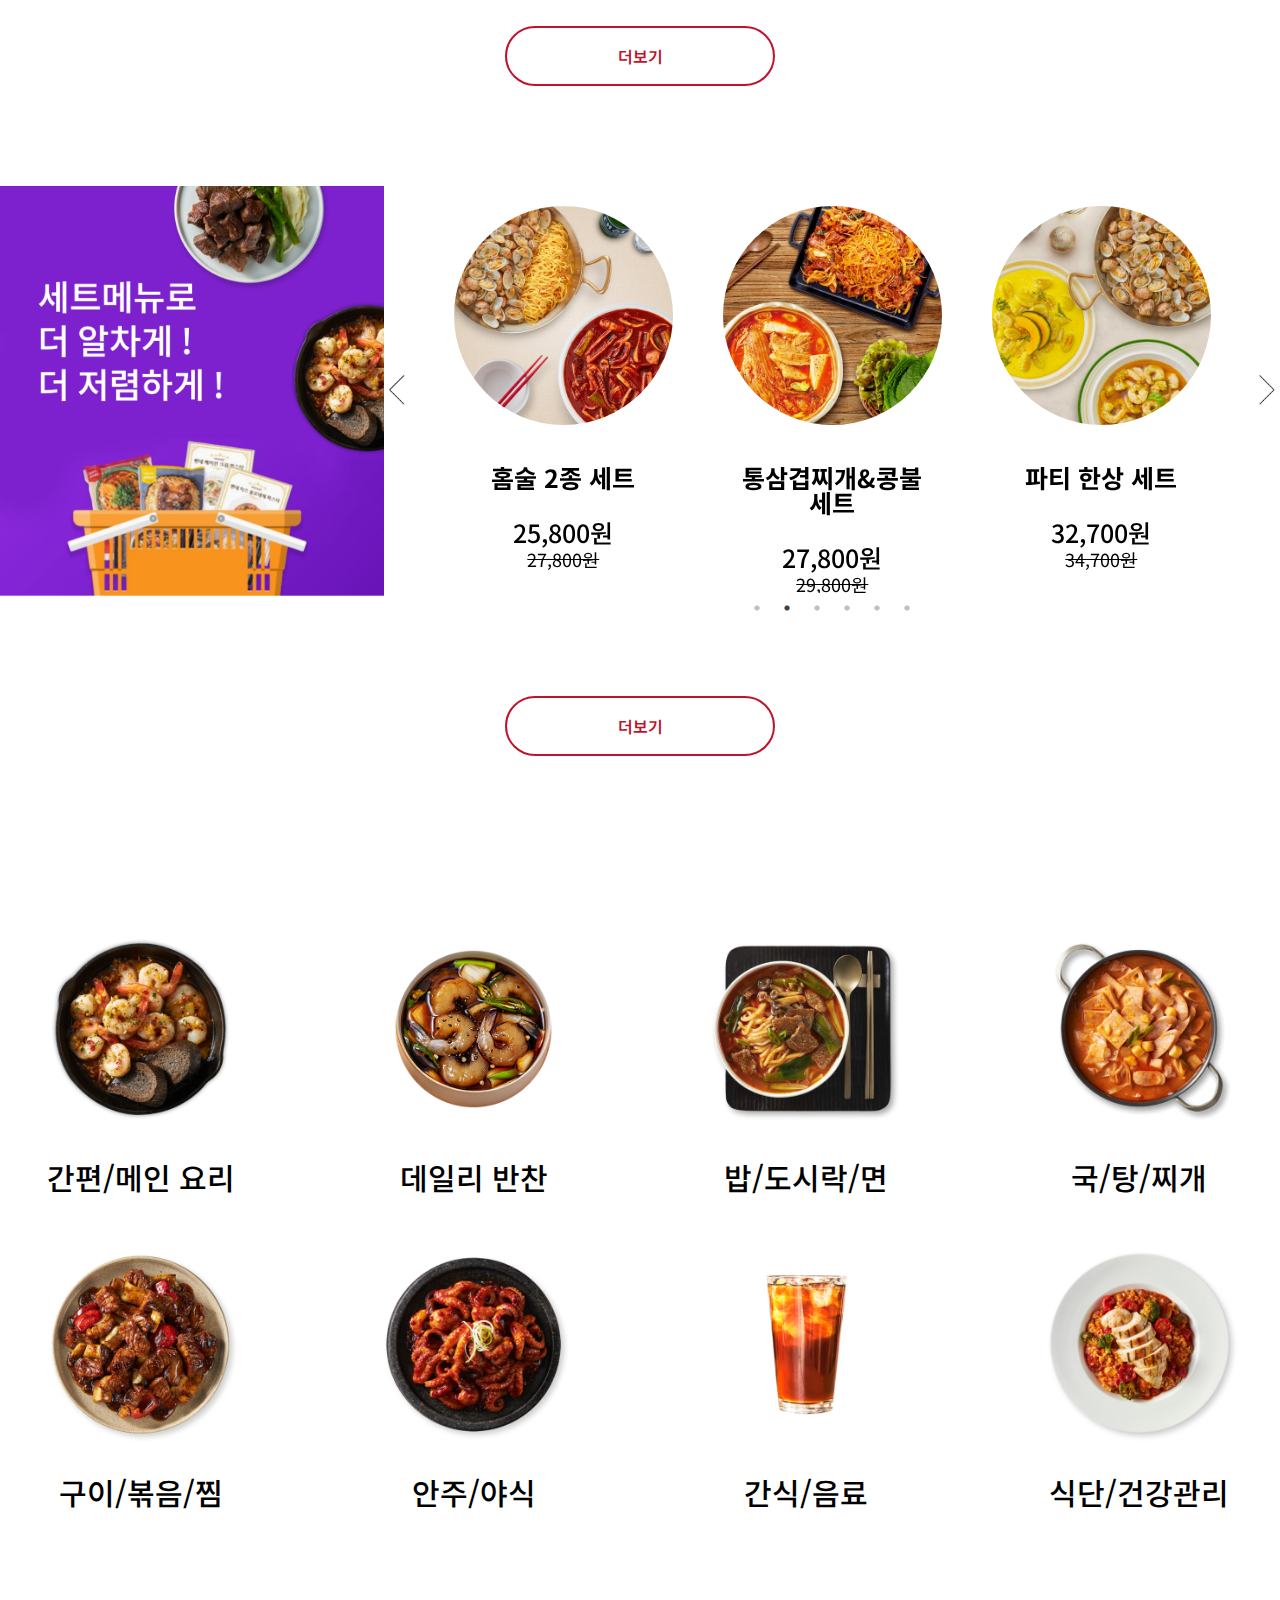
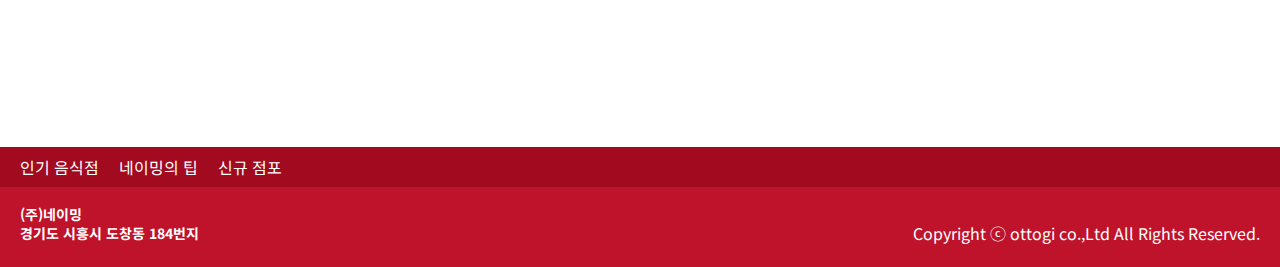
<file: mealkit.html>
<!DOCTYPE html>
<html lang="ko">
<head>
  <meta charset="UTF-8">
  <meta http-equiv="X-UA-Compatible" content="IE=edge">
  <meta name="viewport" content="user-scalable=no, initial-scale=1.0, maximum-scale=1.0, width=device-width">
  <!-- <link rel="icon" href="img/logo-bvb.svg" type="image/x-icon">  -->
  <!-- <link rel="stylesheet" href="css/main.css"> -->
  <link rel="stylesheet" href="css/mealkit.css">
  <link rel="stylesheet" href="css/common.css">
  <link rel="stylesheet" href="css/sub.css">
  <link rel="stylesheet" href="css/reset.css">

  <!-- <link rel="stylesheet" href="css/swiper.min.css"> -->
  <link rel="stylesheet" href="https://cdn.jsdelivr.net/npm/swiper@9/swiper-bundle.min.css" />
  <script src="https://cdn.jsdelivr.net/npm/swiper@9/swiper-bundle.min.js"></script>

  <!-- <script src="js/swiper.min.js"></script> -->
  <link rel="stylesheet" href="https://cdnjs.cloudflare.com/ajax/libs/font-awesome/6.3.0/css/all.min.css">
  <link rel="stylesheet" href="https://cdnjs.cloudflare.com/ajax/libs/font-awesome/4.7.0/css/font-awesome.css">

  <link rel="stylesheet" href="slick/slick-themeb.css">
  <link rel="stylesheet" href="slick/slick.css">
  <script src="js/jquery-3.6.4.min.js"></script>
  <script src="slick/slick.js" type="text/javascript"></script>

  <title>밀키트</title>

</head>
<body class="scroll_bar">
  <header>
    <div class="h_top">
        <div class="inner">
            <h1><a href="index.html"><img src="logo/foodiebox.svg" alt="">메인로고</a></h1>
            <div class="gnb_sch_form">
                <form name="h_form" id="h_form" action="">
                    <input type="text" name="s_value" id="s_value" value="" maxlength="30" 
                    placeholder="제품, 요리명 등 다양하게 검색해보세요!(예: 밀키트)" 
                    title="검색어를 입력해주세요.">
                    <label for="">
                        <a href="" class="btn_sch"><img src="img/top_sch.png" alt="검색"></a>
                    </label>
                </form>
            </div><!--gnb_sch_form : END-->
            <ul>
                <li><a href="">라면맛집</a></li>
                <li><a href="">XO만두</a></li>
            </ul>
        </div><!--inner : END-->
    </div><!--h_top : END-->
    <nav>
        <div class="inner">
            <ul class="gnb">
                <li class="gnb_menu">
                    <p class="bar"><span></span></p>
                    <a>카테고리</a>
                    <div class="gnb_sub">
                        <ul class="subTabMenu">
                            <li><a href="delivery.html">배달</a></li>
                            <li><a href="">픽업/홀</a></li>
                            <li><a href="mealkit.html">밀키트</a></li>
                            <li><a href="">마트</a></li>
                            <li><a href="">선물하기</a></li>
                        </ul><!--subTabMenu : END-->
                        <div class="conWra">
                            <ul class="subTabMenuCon on">
                                <li><a href="food.html">1인분</a></li>
                                <li><a href="food.html">치킨</a></li>
                                <li><a href="food.html">피자</a></li>
                                <li><a href="food.html">한식</a></li>
                                <li><a href="food.html">중식/아시안</a></li>
                                <li><a href="food.html">일식/돈까스/회</a></li>
                                <li><a href="food.html">양식</a></li>
                                <li><a href="food.html">족발/보쌈</a></li>
                                <li><a href="food.html">고기/구이</a></li>
                                <li><a href="food.html">분식</a></li>
                                <li><a href="food.html">페스트푸드</a></li>
                                <li><a href="food.html">카페.디저트</a></li>
                            </ul><!--subTabMenuCon : END-->
                            <ul class="subTabMenuCon">
                                <li><a href="">미리 주문하고 포장하기</a></li>
                                <li><a href="">미리 주문하고 홀에서 식사</a></li>
                            </ul><!--subTabMenuCon : END-->
                            <ul class="subTabMenuCon">
                                <li><a href="meal_map.html">#전국맛집지도</a></li>
                                <li><a href="">밀키트 기획전</a></li>
                                <li><a href="">간편/메인요리</a></li>
                                <li><a href="">데일리 반찬</a></li>
                                <li><a href="">밥/도시락/면</a></li>
                                <li><a href="">국/탕/찌개</a></li>
                                <li><a href="">구이/볶음/찜</a></li>
                                <li><a href="">안주/야식</a></li>
                                <li><a href="">간식/음료</a></li>
                                <li><a href="">식단/건강관리</a></li>
                            </ul><!--subTabMenuCon : END-->
                            <ul class="subTabMenuCon">
                                <li><a href="">이달의 신상템</a></li>
                                <li><a href="">베스트셀러</a></li>
                                <li><a href="">타임세일</a></li>
                                <li><a href="">맛있는 것 - </a></li>
                                <li><a href="">편리한 것 - </a></li>
                                <li><a href="">기획전</a></li>
                            </ul><!--subTabMenuCon : END-->
                            <ul class="subTabMenuCon">
                                <li><a href="">선물하기 바로가기</a></li>
                            </ul><!--subTabMenuCon : END-->
                        </div><!--conWra : END-->
                    </div><!--gnb_sub : END-->
                </li>
                <li><a href="">이벤트 / 쿠폰</a></li>
                <li><a href="">인기 레시피</a></li>
                <li><a href="">신규점포</a></li>
            </ul><!--gnb : END-->
            <ul class="nav_gnb_r">
                <li><a href="">기업형몰</a></li>
                <li><a href="">최근 본 레시피</a></li>
            </ul><!--nav_gnb_r : END-->
        </div><!--inner : END-->
    </nav>
</header>

  <main>
    <div class="name">
      <h1>밀키트 : Meal-kit</h1>
    </div>

    <section class="section_1">
      <div class="all_house">
        <a href="#">
          <img src="img_mealkit/전국맛집지도_배너.png" alt="">
        </a>
      </div>
      <div class="all_house_mb">
        <a href="#">
          <img src="img_mealkit/전국맛집지도_mo.png" alt="">
        </a>
      </div>
    </section>

    <div class="banner_btn">
      <a href="meal_map.html">
        맛집 구경가기
      </a>
    </div>

    <section class="section_2">
      <div class="meal camp">
        <div class="eve_ban">
          <img src="img_mealkit/camp_banner.png" alt="">
        </div>
        <div class="eve_ban_mb">
          <img src="img_mealkit/camp_banner_mo.png" alt="">
        </div>
        <div class="slider">
          <div class="wrapper">
            <div class="post">
              <div class="post_setmenu">
                <a href="#" class="set_img">
                  <img src="img_mealkit/camp_1.png" alt="진심감자탕XL,2.5kg">
                </a>
                <p class="set_name">진심감자탕 XL,2.5kg</p>
                <a href="#" class="h_price">
                  <p>18,990원</p>
                </a>
                <p class="w_price">20,000원</p>
              </div>
            </div>
            <div class="post">
              <div class="post_setmenu">
                <a href="#" class="set_img">
                  <img src="img_mealkit/camp_2.png" alt="더담은곱창전골2~3인분">
                </a>
                <p class="set_name">더담은 곱창전골</p>
                <a href="#" class="h_price">
                  <p>16,900원</p>
                </a>
                <p class="w_price">19,900원</p>
              </div>
            </div>
            <div class="post">
              <div class="post_setmenu">
                <a href="#" class="set_img">
                  <img src="img_mealkit/camp_3.png" alt="자이언트부대찌개">
                </a>
                <p class="set_name">자이언트 부대찌개</p>
                <a href="#" class="h_price">
                  <p>9,900원</p>
                </a>
                <p class="w_price">15,900원</p>
              </div>
            </div>
            <div class="post">
              <div class="post_setmenu">
                <a href="#" class="set_img">
                  <img src="img_mealkit/camp_4.png" alt="김치어묵우동전골">
                </a>
                <p class="set_name">김치어묵 우동전골</p>
                <a href="#" class="h_price">
                  <p>11,900원</p>
                </a>
                <p class="w_price">12,900원</p>
              </div>
            </div>
            <div class="post">
              <div class="post_setmenu">
                <a href="#" class="set_img">
                  <img src="img_mealkit/camp_5.png" alt="골라먹는꼬치8종">
                </a>
                <p class="set_name">골라먹는꼬치 8종</p>
                <a href="#" class="h_price">
                  <p>5,500원</p>
                </a>
                <p class="w_price">6,900원</p>
              </div>
            </div>
          </div>
        </div>
      </div>
    </section>

    <div class="banner_btn">
      <a href="#">
        더보기
      </a>
    </div>

    <section class="section_3">
      <div class="meal set">
        <div class="eve_ban">
          <img src="img_mealkit/setmenu_banner.png" alt="">
        </div>
        <div class="eve_ban_mb">
          <img src="img_mealkit/setmenu_mb.png" alt="">
        </div>
        <div class="slider">
          <div class="wrapper">
            <div class="post">
              <div class="post_setmenu">
                <a href="#" class="set_img">
                  <img src="img_mealkit/set_1.jpg" alt="K홈스토랑세트">
                </a>
                <p class="set_name">K홈스토랑 세트</p>
                <a href="#" class="h_price">
                  <p>45,700원</p>
                </a>
                <p class="w_price">50,700원</p>
              </div>
            </div>
            <div class="post">
              <div class="post_setmenu">
                <a href="#" class="set_img">
                  <img src="img_mealkit/set_2.jpg" alt="홈술 2종 세트">
                </a>
                <p class="set_name">홈술 2종 세트</p>
                <a href="#" class="h_price">
                  <p>25,800원</p>
                </a>
                <p class="w_price">27,800원</p>
              </div>
            </div>
            <div class="post">
              <div class="post_setmenu">
                <a href="#" class="set_img">
                  <img src="img_mealkit/set_3.jpg" alt="통삼겹 김치찌개&콩불 세트">
                </a>
                <p class="set_name">통삼겹찌개&콩불 세트</p>
                <a href="#" class="h_price">
                  <p>27,800원</p>
                </a>
                <p class="w_price">29,800원</p>
              </div>
            </div>
            <div class="post">
              <div class="post_setmenu">
                <a href="#" class="set_img">
                  <img src="img_mealkit/set_4.jpg" alt="파티 한상 세트">
                </a>
                <p class="set_name">파티 한상 세트</p>
                <a href="#" class="h_price">
                  <p>32,700원</p>
                </a>
                <p class="w_price">34,700원</p>
              </div>
            </div>
            <div class="post">
              <div class="post_setmenu">
                <a href="#" class="set_img">
                  <img src="img_mealkit/set_5.jpg" alt="패밀리 세트">
                </a>
                <p class="set_name">패밀리 세트</p>
                <a href="#" class="h_price">
                  <p>42,700원</p>
                </a>
                <p class="w_price">45,700원</p>
              </div>
            </div>
            <div class="post">
              <div class="post_setmenu">
                <a href="#" class="set_img">
                  <img src="img_mealkit/set_6.jpg" alt="커플 2종 세트">
                </a>
                <p class="set_name">커플 2종 세트</p>
                <a href="#" class="h_price">
                  <p>32,800원</p>
                </a>
              </div>
            </div>
          </div>
        </div>
      </div>
    </section>

    <div class="banner_btn">
      <a href="#">
        더보기
      </a>
    </div>

    <section class="section_4">
      <div class="menuWrap">
        <div class="allMenu">
          <a href="#">
            <img src="img_mealkit/menu_1.png" alt="간편/메인 요리">
            <p class="menuName">간편/메인 요리</p>
          </a>
        </div>
        <div class="allMenu">
          <a href="#">
            <img src="img_mealkit/menu_2.png" alt="데일리 반찬">
            <p class="menuName">데일리 반찬</p>
          </a>
        </div>
        <div class="allMenu">
          <a href="#">
            <img src="img_mealkit/menu_3.png" alt="밥/도시락/면">
            <p class="menuName">밥/도시락/면</p>
          </a>
        </div>
        <div class="allMenu">
          <a href="#">
            <img src="img_mealkit/menu_4.png" alt="국/탕/찌개">
            <p class="menuName">국/탕/찌개</p>
          </a>
        </div>
        <div class="allMenu">
          <a href="#">
            <img src="img_mealkit/menu_5.png" alt="구이/볶음/찜">
            <p class="menuName">구이/볶음/찜</p>
          </a>
        </div>
        <div class="allMenu">
          <a href="#">
            <img src="img_mealkit/menu_6.png" alt="안주/야식">
            <p class="menuName">안주/야식</p>
          </a>
        </div>
        <div class="allMenu">
          <a href="#">
            <img src="img_mealkit/menu_7.png" alt="간식/음료">
            <p class="menuName">간식/음료</p>
          </a>
        </div>
        <div class="allMenu">
          <a href="#">
            <img src="img_mealkit/menu_8.png" alt="식단/건강관리">
            <p class="menuName">식단/건강관리</p>
          </a>
        </div>
      </div>
    </section>


  </main>
    
    

  <footer>
    <div class="top">
      <div class="inner">
        <ul>
          <li><a href="">인기 음식점</a></li>
          <li><a href="">네이밍의 팁</a></li>
          <li><a href="">신규 점포</a></li>
        </ul>
      </div><!--inner : END-->
    </div><!--top: END-->
    <div class="bottom">
      <div class="inner">
        <p>(주)네이밍<span>경기도 시흥시 도창동 184번지</span></p>
        <strong>Copyright ⓒ ottogi co.,Ltd All Rights Reserved.</strong>
      </div><!--inner : END-->
    </div><!--bottom : END-->
  </footer>
  <div class="topBtn"><i class="fa-solid fa-chevron-up"></i>TOP</div>
  <script src="js/meal.js"></script>
  <!-- <script src="js/main.js" type="text/javascript"></script> -->
  <script src="js/common.js" type="text/javascript"></script>
</body>
</html>
</file>
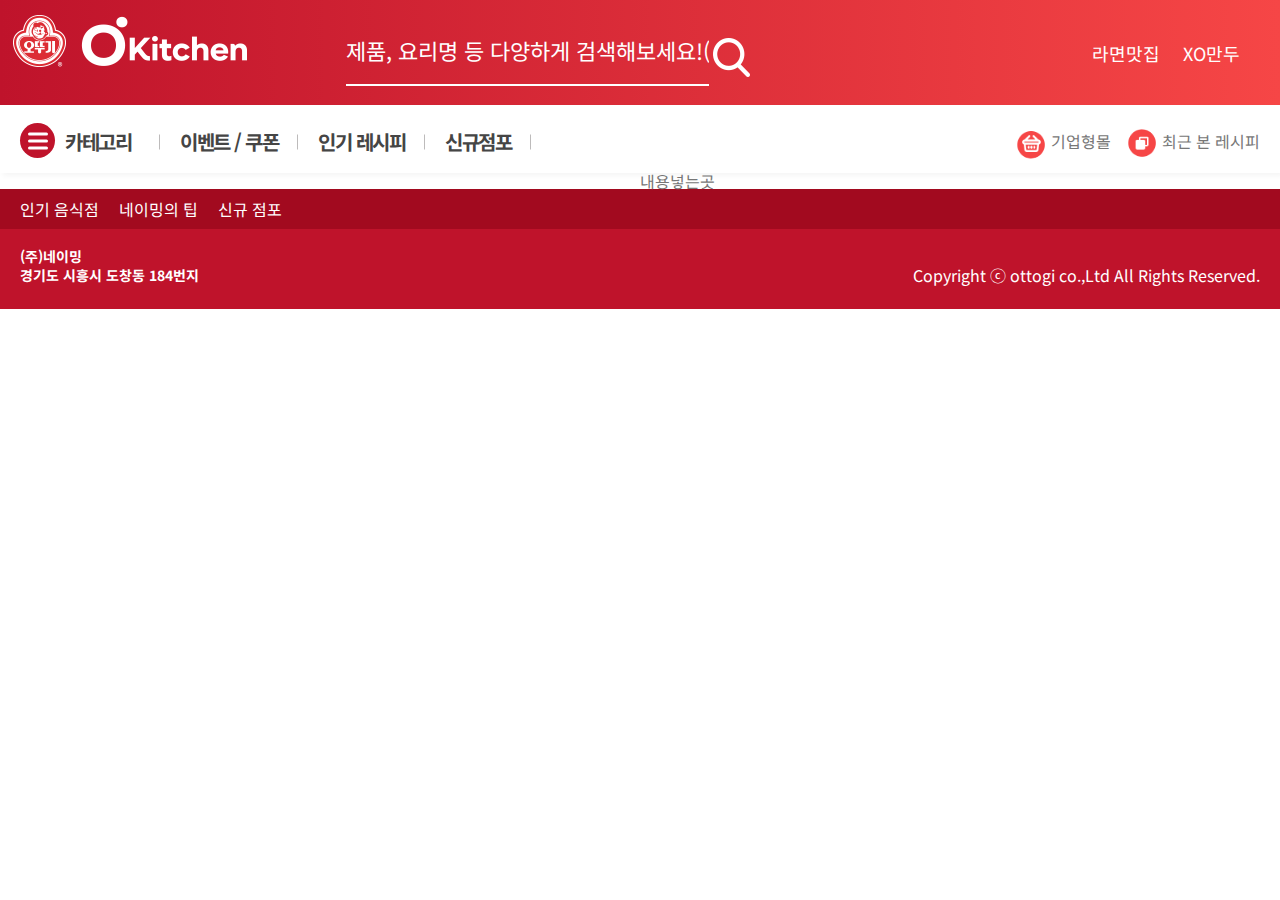
<file: sub.html>
<!DOCTYPE html>
<html lang="ko">
<head>
    <meta charset="UTF-8">
    <meta http-equiv="X-UA-Compatible" content="IE=edge">
    <meta name="viewport" content="user-scalable=no, initial-scale=1.0, maximum-scale=1.0, width=device-width">
    <link rel="icon" href="img/logo-bvb.svg" type="image/x-icon"> 
    <link rel="stylesheet" href="css/common.css">
    <!-- <link rel="stylesheet" href="css/main.css"> -->
    <link rel="stylesheet" href="css/reset.css">
    <!-- <link rel="stylesheet" href="css/swiper.min.css"> -->
    <link rel="stylesheet" href="https://cdn.jsdelivr.net/npm/swiper@9/swiper-bundle.min.css" />
    <script src="https://cdn.jsdelivr.net/npm/swiper@9/swiper-bundle.min.js"></script>

    <!-- <script src="js/swiper.min.js"></script> -->
    <link rel="stylesheet" href="https://cdnjs.cloudflare.com/ajax/libs/font-awesome/6.3.0/css/all.min.css">
    <link rel="stylesheet" href="https://cdnjs.cloudflare.com/ajax/libs/font-awesome/4.7.0/css/font-awesome.css">

    <title>프로젝트 사이트</title>
</head>
<body class="scroll_bar">
    <header>
        <div class="h_top">
            <div class="inner">
                <h1><img src="img/logo.png" alt="">메인로고</h1>
                <div class="gnb_sch_form">
                    <form name="h_form" id="h_form" action="">
                        <input type="text" name="s_value" id="s_value" value="" maxlength="30" 
                        placeholder="제품, 요리명 등 다양하게 검색해보세요!(예: 밀키트)" 
                        title="검색어를 입력해주세요.">
                        <label for="">
                            <a href="" class="btn_sch"><img src="img/top_sch.png" alt="검색"></a>
                        </label>
                    </form>
                </div><!--gnb_sch_form : END-->
                <ul>
                    <li><a href="">라면맛집</a></li>
                    <li><a href="">XO만두</a></li>
                </ul>
            </div><!--inner : END-->
        </div><!--h_top : END-->
        <nav>
            <div class="inner">
                <ul class="gnb">
                    <li class="gnb_menu">
                        <p class="bar"><span></span></p>
                        <a>카테고리</a>
                        <div class="gnb_sub">
                            <ul class="subTabMenu">
                                <li><a href="">배달</a></li>
                                <li><a href="">포장/홀</a></li>
                                <li><a href="">1인분</a></li>
                                <li><a href="">밀키트</a></li>
                                <li><a href="">마트</a></li>
                            </ul><!--subTabMenu : END-->
                            <div class="conWra">
                                <ul class="subTabMenuCon on">
                                    <li><a href="">#치킨</a></li>
                                    <li><a href="">#피자</a></li>
                                    <li><a href="">#한식</a></li>
                                    <li><a href="">#중식/아시안</a></li>
                                    <li><a href="">#일식/돈까스/회</a></li>
                                    <li><a href="">#양식</a></li>
                                    <li><a href="">#분식</a></li>
                                    <li><a href="">#패스트푸드</a></li>
                                    <li><a href="">#족발/보쌈</a></li>
                                    <li><a href="">#고기/구이</a></li>
                                    <li><a href="">#디저트</a></li>
                                </ul><!--subTabMenuCon : END-->
                                <ul class="subTabMenuCon">
                                    <li><a href="">미리 주문하고 포장하기</a></li>
                                    <li><a href="">미리 주문하고 홀에서 식사</a></li>
                                </ul><!--subTabMenuCon : END-->
                                <ul class="subTabMenuCon">
                                    <li><a href="">1인 배달</a></li>
                                </ul><!--subTabMenuCon : END-->
                                <ul class="subTabMenuCon">
                                    <li><a href="">메인요리</a></li>
                                    <li><a href="">반찬</a></li>
                                    <li><a href="">베이커리 / 떡</a></li>
                                    <li><a href="">정육 / 수산</a></li>
                                    <li><a href="">간편요리</a></li>
                                    <li><a href="">안주 / 야식</a></li>
                                    <li><a href="">식단관리</a></li>
                                    <li><a href="">비건 / 채식</a></li>
                                    <li><a href="">더보기</a></li>
                                </ul><!--subTabMenuCon : END-->
                                <ul class="subTabMenuCon">
                                    <li><a href="">마트 장보기</a></li>
                                    <li><a href="">인기 레시피</a></li>
                                </ul><!--subTabMenuCon : END-->
                            </div><!--conWra : END-->
                        </div><!--gnb_sub : END-->
                    </li>
                    <li><a href="">이벤트 / 쿠폰</a></li>
                    <li><a href="">인기 레시피</a></li>
                    <li><a href="">신규점포</a></li>
                </ul><!--gnb : END-->
                <ul class="nav_gnb_r">
                    <li><a href="">기업형몰</a></li>
                    <li><a href="">최근 본 레시피</a></li>
                </ul><!--nav_gnb_r : END-->
            </div><!--inner : END-->
        </nav>
    </header>

    <main>
        내용넣는곳
    </main>
    

    <footer>
        <div class="top">
            <div class="inner">
                <ul>
                    <li><a href="">인기 음식점</a></li>
                    <li><a href="">네이밍의 팁</a></li>
                    <li><a href="">신규 점포</a></li>
                </ul>
            </div><!--inner : END-->
        </div><!--top: END-->
        <div class="bottom">
            <div class="inner">
                <p>(주)네이밍<span>경기도 시흥시 도창동 184번지</span></p>
                <strong>Copyright ⓒ ottogi co.,Ltd All Rights Reserved.</strong>
            </div><!--inner : END-->
        </div><!--bottom : END-->
    </footer>
    <div class="topBtn"><i class="fa-solid fa-chevron-up"></i>TOP</div>
    <script src="js/main.js" type="text/javascript"></script>
</body>
</html>
</file>
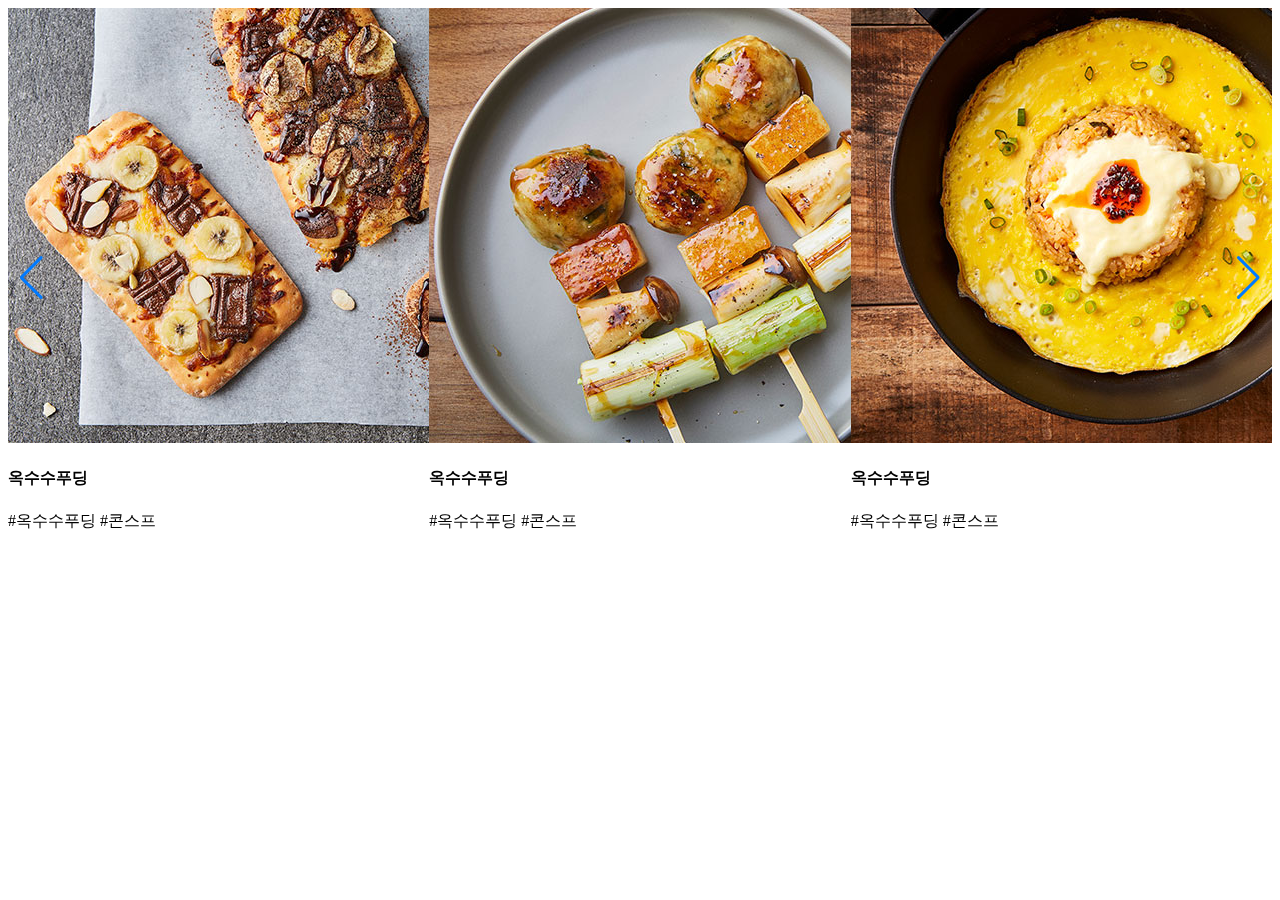
<file: test.html>
<!DOCTYPE html>
<html lang="ko">
<head>
     <meta charset="UTF-8">
     <meta http-equiv="X-UA-Compatible" content="IE=edge">
     <meta name="viewport" content="width=device-width, initial-scale=1.0">
     <link rel="stylesheet" href="https://cdn.jsdelivr.net/npm/swiper@9/swiper-bundle.min.css" />
     <script src="https://cdn.jsdelivr.net/npm/swiper@9/swiper-bundle.min.js"></script>
     <title>Document</title>
</head>
<body>
     <div class="upgrade_slide">
          <div class="swiper upgradeSwiper">
              <div class="swiper-wrapper">
                  <div class="swiper-slide">
                      <img src="img/upimg01.jpg" alt="">
                      <div class="txt">
                          <h4>옥수수푸딩</h4>
                          <p>#옥수수푸딩 #콘스프</p>
                      </div>
                  </div>
                  <div class="swiper-slide">
                      <img src="img/upimg02.jpg" alt="">
                      <div class="txt">
                          <h4>옥수수푸딩</h4>
                          <p>#옥수수푸딩 #콘스프</p>
                      </div>
                  </div>
                  <div class="swiper-slide">
                      <img src="img/upimg03.jpg" alt="">
                      <div class="txt">
                          <h4>옥수수푸딩</h4>
                          <p>#옥수수푸딩 #콘스프</p>
                      </div>
                  </div>
                  <div class="swiper-slide">
                      <img src="img/recipe04.jpg" alt="">
                      <div class="txt">
                          <h4>옥수수푸딩</h4>
                          <p>#옥수수푸딩 #콘스프</p>
                      </div>
                  </div>
                  <div class="swiper-slide">
                      <img src="img/recipe05.jpg" alt="">
                      <div class="txt">
                          <h4>옥수수푸딩</h4>
                          <p>#옥수수푸딩 #콘스프</p>
                      </div>
                  </div>
              </div>
              <div class="next_prev">
                  <div class="swiper-button-next"></div>
                  <div class="swiper-button-prev"></div>
              </div>
              <!-- <div class="swiper-pagination kiz"></div> -->
          </div><!--mySwiper : END-->
      </div><!--bu : END-->
      <script>
          var upgradeSwiper = new Swiper(".upgradeSwiper", {
              loop: true, // 무한반복 여부
              // loopAdditionalSlides : 1,
              slidesPerView: 3,
              spaceBetween: 0,
              // pagination: {
              //     el: ".swiper-pagination",
              //     type: "fraction",
              // },
              navigation: {
                  nextEl: ".swiper-button-next",
                  prevEl: ".swiper-button-prev",
              },
          });
      </script>
</body>
</html>
</file>
<file: css/common.css>
@charset  "UTF-8" ;
@import url('https://fonts.googleapis.com/css2?family=Noto+Sans+KR:wght@100;300;400;500;700;900&display=swap');



body{
     margin:0;padding:0;min-width:320px;height:100%;
     box-sizing: border-box;
     font-family: 'Noto Sans KR', sans-serif;
     font-size:16px; 
     font-weight: normal; 
     line-height:1.5; 
     color:#777; 
     letter-spacing:0; 
     -webkit-text-size-adjust:none;
     position: relative;
}
#wrapper {
     margin: 0;
     width: 100%;
     min-width: 320px;
     min-height: 100%;
}
#wrapper #container{
     padding: 173px 0 120px;
}
li{list-style: none;}
a{text-decoration:none;}
button{border:0;cursor: pointer;}
.inner{width: 1300px;margin: 0 auto;position: relative;}
input, textarea {
     -webkit-appearance: none; 
     -webkit-border-radius: 0;
}

input{
     font-size: 16px;
     font-family: 'Noto Sans KR', sans-serif;
     vertical-align: middle;
     border: #ccc 1px solid;
}
input::-moz-placeholder, 
textarea::-moz-placeholder { color:#fff; opacity:1; }
section{display: inline-block !important;width: 100%;;}

/*-------------------헤더 부분 시작------------------------*/
header{position: relative;width:100%;height: auto;}
.h_top{position: relative;width: 100%;height: 105px;box-sizing: border-box;z-index: 13;background: linear-gradient(to right, #bf132b, #f64646);}
header h1{font-size:0;overflow: hidden;float: left;width: 240px;height: 100%;margin-left:-30px;}
h1 img  {  width: 100%;padding-top: 8px;}
.gnb_sch_form{float: left;position: relative;padding-left:8%;line-height:105px;}
.gnb_sch_form input{
     background: transparent;
     font-size: 22px;
     color: #fff ;
     border: 2px solid #fff;
     border-width: 0 0 2px 0;
     padding: 10px 0 18px;
     width: 578px
}
.gnb_sch_form input::placeholder{color: #fff;}

.h_top ul{text-align: right;float: right;line-height: 100px; overflow: hidden;}
.h_top ul li{float: left;}
.h_top ul li a{font-size: 18px;color: #fff;margin-left: 23px;margin-top: 30px;}
.h_top ul li a:hover{border-bottom:1px solid #fff;}

nav{position: relative;   
     width: 100%;
     height: 68px;
     margin: 0 auto;
     background: #fff;
     border-bottom: 1px solid #d5d5d5;
     box-shadow: 3px 3px 5px rgba(0,0,0,0.04);
     display: block;
}
.gnb{float:left;}
.gnb > li{float:left; padding: 0 20px;position: relative;display: inline-block;}
/* .gnb > li:first-child:after{
right:-20px;
} */
.gnb > li::after{
     content: "";
     display: block;
     width: 1px;
     height: 15px;
     background: #bdbbbb;
     position: absolute;
     right:0;
     top:50%;
     transform: translateY(-50%);
}
.gnb > li:nth-child(1){width: 140px; padding: 0 20px 0 0;}
/* .gnb > li:nth-child(2){padding: 0 20px 0 0;} */
.gnb > li .gnb_sub{display: none;margin-top: -5px;
     box-shadow: rgba(50, 50, 93, 0.5) 0px 50px 100px -20px, rgba(0, 0, 0, 0.5) 0px 30px 60px -30px, rgba(10, 37, 64, 0.5) 0px -2px 6px 0px inset;
}

.subTabMenuCon{display: none;padding: 20px;}
.subTabMenuCon.on{display:block;}

.subTabMenu{position: relative; float: left;width: 35%;height: 100%; }
.subTabMenu::after{content: "";transform: translateY(-50%); 
     position: absolute;top:50%;right:0; width: 1px;height:90%;background: #c1c1c1;}
.subTabMenu li{}
.subTabMenu li a{display: block;width: 100%;height: 100%;padding: 10px 20px;font-size: 18px;
     font-weight: bold;}
.subTabMenu li a:hover{}

.subTabMenu li:first-child a{padding-top: 20px;}

.conWra{float: left;width: 65%;height: 100%;}
.subTabMenuCon{}
.subTabMenuCon li{}
/* .subTabMenuCon .conWra ul:first-child a{display: block;padding: 1px 0;} */
.subTabMenuCon li a{display: block;padding: 5px 0;}


.gnb > li.on .gnb_sub{display: block;position: absolute;
     background: #fff; width:350px;height:360px; z-index:101;}
.gnb > li > a{display:block;width:100%;height:100%;
     line-height: 68px;
     font-weight: bold;
     color: #454545;
     font-size: 20px;
     color: #454545;
     position: relative;
     letter-spacing: -1.5px ;
     cursor: pointer;
}
.gnb > li:nth-child(1) .bar{position: relative; 
     float: left;margin-top: 15px;margin-right:10px; width:35px;height: 35px;background: #bf132b;border-radius:100%;;}
.gnb > li:first-child .bar span{
     position: absolute;
     top:50%;
     left:50%;
     transform: translate(-50%,-50%);
     display: block;width:20px;height:3px;background: #fff;
     border-radius: 5px;
     transition: 0.3s ease-in-out;
}
.gnb > li:first-child .bar span::after{
     content: "";
     display: block;
     position: relative;
     top:-10px;
     width:20px;height: 3px;background: #fff;
     border-radius: 5px;
     transition: 0.3s ease-in-out;
}
.gnb > li:first-child .bar span::before{
     content: "";
     display: block;
     position: relative;
     top:7px;
     width:20px;height: 3px;background: #fff;
     border-radius: 5px;
     transition: 0.3s ease-in-out;
}


.gnb > li.on .bar span{
width: 0;
}
.gnb > li.on .bar span::after{
     top:-3px;
     left: -10px;
     transform: rotate(-45deg);
}
.gnb > li.on .bar span::before{
     top:0;
     left: -10px;
     transform: rotate(45deg);
}


.nav_gnb_r{float:right;line-height: 66px;}
.nav_gnb_r li{float: left;}
.nav_gnb_r li:first-child{margin-right:10px;}
.nav_gnb_r li a{display: block;width: 100%;height: 100%;color: #777;}
.nav_gnb_r li a:hover{color: #f64646;font-weight: bold;}
.nav_gnb_r li a::before{
     content: "";
     display: inline-block;
     vertical-align: middle;
     width:31px;
     height: 30px;
     background: url('../img/icons.png')no-repeat;
     background-size: 1300%;
     background-position: -42px -10px;
     border-radius: 100%;
     margin:0 5px;
}
.nav_gnb_r li:nth-child(2) a::before{

     background-position: -42px -40px;
}

/*-------------------헤더 부분 끝------------------------*/




/* 스크롤바 */
.scroll_bar {
     overflow: auto;
}
.scroll_bar::-webkit-scrollbar {
width: 5px;
}
.scroll_bar::-webkit-scrollbar-thumb {
     border-radius: 5px;
     background-color: #bf132b;
}
.scroll_bar::-webkit-scrollbar-track {
     border-radius: 5px;
     box-shadow: inset 0px 0px 1px white;
     background-color: #fff;
}





/* 푸터 */
footer{color:#fff;position: }
footer .top{width: 100%;height: 40px;background: #a20a1f;}
footer .top ul{width: 100%;}
footer .top ul li {float: left;}
footer .top ul li a{display: block;color: #fff;padding: 0 20px 0 0;line-height: 40px;}
footer .bottom{width: 100%;height: 80px;background: #bf132b;}
footer .bottom p{font-size:14px;font-weight: bold;position: relative;top: 20px;}
footer .bottom p span{display: block;margin-top: 5px;}
footer .bottom strong{margin: 5px 0; float: right;}
footer .bottom{}

/* 푸터 EDN */



.topBtn{position: fixed;font-size:12px; right:3%;bottom:5%;z-index: 1000;opacity: 0; transition: 0.3s ease-in-out;color: #991e2e;}
.topBtn.on{opacity: 1; cursor: pointer;}
.topBtn i{    display: block;
     width: 100%;font-size:14px;
     text-align: center;
     margin-bottom: 5px;}











/* 반응형 */


@media screen and (max-width:1300px) {

     .inner,.h_top{width: 100%;padding:0 20px;}
     .gnb{width: 50%;}
     .gnb_sch_form input{width: 363px;}
     .visual {height: auto;}
     .visual .swiper-slide a img{width: 100%;}
     .visual .swiper-slide a .txt {top: 7%;left: 5%;transform: scale(0.8);}
     .slide_tit.slide_dot{width: 100% !important;}

     .tabMenu h3 {font-size: 3rem;}
     .tabCon2 > li div h3 {font-size: 2.5rem;}

     .tabCon2 > li {padding: 15% 5% 0;}
     .center_img{width: 300px;top:40%;}
     
     .tabCon2 > li div dt{font-size:1.5em}
     .tabCon2 > li div dt {margin-top: 80px;}
     .section1 .section1_left ul{width: 95%;}
     .kiz_slide .kizSwiper .swiper-wrapper .swiper-slide .txt h4{margin-top: 10px;}
     .section1 .section1_right .content3 {
          background: url(../img/img2.jpg) no-repeat center;}

          .section4 .upgradeSwiper .next_prev {
               width: 85%;
               top: -200px;
          }
     .section6 .txt{width: 100%;}
     }


@media screen and (max-width:1100px) {
     .gnb{width: auto;}
     .h_top ul{display: none;}

     .gnb_sch_form {
          float: right;

          margin-right: -15px;
     }
     .visual .swiper-slide a .txt {
          top: -5%;
          left: -2%;
          transform: scale(0.7);
     }
     .section1 .section1_left ul li a {font-size:15px;}
     .tabCon2 > li {
          padding: 15% 0% 0 2%;
     }
}


@media screen and (max-width:1000px) {
     .section1 .section1_left h2{font-size:30px;}
     .section1 .section1_left{padding-right:30px;}
     .kiz_slide img{width: 80%;}
     .tabCon2 > li div dd {
          margin: 40px 15px 0;
     }
     .center_img{display: none;}
     .tabCon2 > li div dt{margin-top: 34px;}
     .tabCon2 > li {
          padding: 15% 5% 0;
     }
     .tabCon1,.tabCon2 {height: 830px;;}

     .section4 .upgradeSwiper .next_prev {
          width: 100%;
          top: -180px;
     }
}

@media screen and (max-width:830px) {
     .gnb > li > a{font-size:16px;}
     .gnb > li:nth-child(1) {
          width: 120px;
     }
     .nav_gnb_r li a{font-size:16px;}
     .gnb_sch_form{padding-left: 0;}
     .gnb_sch_form input {
          width: 363px;
          font-size: 16px;
          padding: 10px;
     }
     .gnb > li .gnb_sub {
          display: none;
          margin-top: -5px;
          box-shadow: rgba(50, 50, 93, 0.01) 0px 50px 100px -20px, rgba(0, 0, 0, 0.1) 0px 30px 60px -30px, rgba(10, 37, 64, 0.1) 0px -2px 6px 0px inset;
     }
     .web{display: none;}
     .mobile{display: block;}
     .visual .swiper-slide a .txt {
          display: none;
          top: -13%;
          left: -7%;
          transform: scale(0.59);
     }
     .section1 {
          padding: 50px 0;
     }
     .section1 .section1_left{width:100%;}
     .section1 .section1_right{width:100%;margin-top:30px;}

     .tabMenu{top:5%;}
     .tabCon2 > li {
          padding: 5% 5% 0;
     }
     .tabCon1, .tabCon2 {width: 100%;height: 500px;height: 545px;overflow: hidden;}
     .tabCon1 li {
          background-size: cover !important;
          background-position: 50% -150px !important;
     }
     .tabCon1 li:nth-child(3) {background-position: 50% -240px !important;}
     .tabCon1 li:nth-child(4) {background-position: 0% -300px !important;}


     .left_recipe, .right_recipe{width: 100%;}
     .swiper-button-next:after, .swiper-button-prev:after {
          left: 0;
          margin-left: 100px;
     }
     .swiper-button-next:after {
          margin-left: -175px !important;
     }
     .section4 .upgradeSwiper .next_prev {
          width:100%; top: 0;
     }
     .section5 ul li {
          width: 33.33%;
     }
}


@media screen and (max-width:750px) {
     .btn_sch{width: 25px; display: inline-block;}
     .btn_sch img{width: 100%;}

     .gnb_sch_form input {width: 262px;}
     .nav_gnb_r li a{font-size: 0;}
     .nav_gnb_r li:nth-child(2) a::before {
          background-position: -42px -40px;
          height: 28px;
     }
     .tabCon1 li:nth-child(4) {
          background-position: 0% -210px !important;
     }

     .visual .swiper-slide a .txt {
          top: -30%;
          left: -15%;
          transform: scale(0.45);
          width: 100%;
     }
     .section1 .section1_right .content3 h3 {
          padding: 0 20px;
          font-size: 20px;
     }
     .section1 .section1_right .content3 p{margin-top: 10px;}
     .section1 .section1_left ul {
          width: 100%;
     }
     .tabCon1, .tabCon2{height: 500px;}

}

@media screen and (max-width:650px) {
     .gnb_sch_form{display: none;}
}

@media screen and (max-width:650px) {
     .gnb > li > a {
          font-size: 14px;
     }
     .gnb > li{padding:0 10px;}
     .gnb > li:nth-child(1) {
          width: 105px;padding: 0;
     }
     .subTabMenu li a{font-size:16px;}
     .slider .slide_tit > li strong{font-size:14px;}
     .section1 .section1_right .content1{float: none;    padding: 20px 0 40px;}
     .section1 .section1_right{display: inherit;}
     .kiz_slide img {
          width: 55%;
      }
     .section1 .section1_right > div{width: 100%;;}
     .section1 .section1_right > div h3{font-size:30px;}
     .kiz_slide .swiper-button-next, .kiz_slide .swiper-button-prev{width: 50px;;}
     .kiz .swiper-android .swiper-slide, .swiper-wrapper{padding-bottom: 0px;}
     .section1 .section1_right .content2{padding: 20px 0;}
     .section1 .section1_right .content3{display: none;}
     .tabCon1, .tabCon2{height: 450px;}

     .left_recipe ul li a dl dd, .right_recipe ul li a dl dd{font-size:25px;}
     .left_recipe ul li a dl dt, .right_recipe ul li a dl dt{font-size:14px;}
     .left_recipe ul li a dl, .right_recipe ul li a dl {
          padding: 20px 15px;}
          .section5 ul li {
               width: 50%;
          }
          .section6 {
               background-position-x: 60%;
          }
          .section6 .txt span.red{font-size: 25px;;}
          .section6 .txt h3{font-size:22px;}
          .section6 .txt .btn-white {
               margin-top: 35px;
               font-size: 16px;
          }


}



@media screen and (max-width:550px) {
     .inner, .h_top{padding: 0 10px;}
     .visual .swiper-slide a .txt {
          top: -40%;
          left: -20%;
     }
     .slider .slide_tit > li strong{font-size:12px;}
     .tabCon1, .tabCon2 {
          height: 400px;
     }
     .left_recipe ul li a dl dd, .right_recipe ul li a dl dd{font-size:20px;}
     .tabCon1 li:nth-child(3) {
          background-position: 50% -120px !important;
     }
     .tabCon1 li:nth-child(4) {
          background-position: 0% -80px !important;
     }
     .section4 h3{font-size: 35px;;}
     .section4 .p{font-size:18px;}
     .swiper-button-next:after {
          margin-left: -40px !important;
     }
     .swiper-button-next:after, .swiper-button-prev:after {
          left: -60px;
     }
}
@media screen and (max-width:500px) {
     .visual .swiper-slide a .txt {
          top: -35%;
          left: -36%;
          width: 150%;
     }
     .kiz .swiper-android .swiper-slide, .swiper-wrapper {padding-bottom: 40px;}
     .nav_gnb_r li:first-child{margin-right:0;}
     .btn.btn-red.mainbtn{display: none;}
     .slider .slide_tit > li{padding: 0 2px;}

     .tabCon1 li {
          background-size: cover !important;
          background-position: 50% -30px !important;
     }

     .section3 .p,.section4 .p,.section5 .p {
          width: 80%;
          margin: 0 auto;
          padding: 20px 0 50px;
          line-height: 1.3em;
     }

     footer .bottom{height: 100px;}
     footer .bottom strong {
          margin: 5px 0;
          float: left;
          display: block;
          margin-top: 30px;
     }
}
@media screen and (max-width:450px) {
     .gnb > li.on .gnb_sub {
          top: 70px;
          left: -10px;
          width: 440px;
          height: 345px;
     }
     .gnb > li:nth-child(1){width: auto;}
     .gnb > li:nth-child(1):after{display: none;}
     .gnb > li:first-child > a{font-size: 0;display: none;}

     .section3 .p,.section4 .p,.section5 .p{font-size:16px;}


}

@media screen and (max-width:400px) {
     .gnb > li:nth-child(1) .bar{margin-right:0px;}
     .gnb > li {
          padding: 0 8px;
     }
}
</file>
<file: css/main.css>
@charset  "UTF-8" ;
@import url('https://fonts.googleapis.com/css2?family=Noto+Sans+KR:wght@100;300;400;500;700;900&display=swap');




.mt30{margin-top: 30px !important;}
/*-------------------비주얼 부분 시작------------------------*/

.visual{width: 100%;overflow: hidden;height: 640px;transition: 0.3s ease-in-out; background: #454545;}
.web{display: block;}
.mobile{display: none;}

/* 슬라이드 */
.slider {position: relative;width: 100%;height: 100%;}
.slider .list > li {display: flex;justify-content: center;align-items: center;width: 100%;height: 100%;background: #ed4043;font-size: 24px;font-weight: 500;}

.visual .swiper-slide{position: relative;}
.visual .swiper-slide a{display: block;width: 100%;height: 100%;}
.visual .swiper-slide a img{}
.visual .swiper-slide a .txt{position: absolute;top:10%;left:20%;z-index: 101;}
.visual .swiper-slide a .txt h2{font-size: 32px;color: #333;font-weight: normal;margin-bottom: 20px;}
.visual .swiper-slide a .txt h2 strong{ vertical-align: baseline;margin-right: 5px;   font-weight: 500;border-bottom: 4px solid #3333339a;}
.visual .swiper-slide a .txt h3 {font-size: 65px;color: #333;font-weight: normal;line-height: 70px;}
.visual .swiper-slide a .txt h3 strong{font-weight: 500;font-size: 100%;}
.visual .swiper-slide a .txt .tag{    margin: 35px 0;}
.visual .swiper-slide a .txt .tag span{    font-size: 20px;color: #666;background: #fff;border: 1px solid #bdbbbb;border-radius: 50px;padding: 5px 20px;margin-right: 6px;}
.visual .swiper-slide a .txt button{
     padding: 15px 40px;
     font-size: 18px;
     font-weight: bold;
     position: relative;
     background: #f64646;
     color: #fff;
}
.visual .swiper-slide a .txt button::after{
     opacity: 0;
     pointer-events: none;
     position: absolute;
     width: 100%;
     height: 100%;
     content: '';
     top: 0;
     left: 0;
     bottom: 0;
     right: 0;
     box-sizing: border-box;
     -moz-box-sizing: border-box;
     -webkit-box-sizing: border-box;
     padding: 0;
     z-index: 1;
     background: transparent;
     -webkit-transition: -webkit-transform .2s, opacity .2s;
     -moz-transition: -moz-transform .2s, opacity .2s;
     transition: transform .2s, opacity .2s;
}
.visual .swiper-slide a .txt button i{
     width: 15px;
     height: 8px;
     background: url(../img/btn_mainbtn_arrow.png) center;
     display: inline-block;
     content: '';
     margin-left: 20px;
}

.stopBtn{background: url('../img/stop.png')no-repeat;background-size: 100%;font-size: 0;width: 20px;height: 20px;position: relative;left: 8px;}
.stopBtn.stop{background: url('../img/play.png')no-repeat;background-size: 100%;}

/* 슬라이드 타이틀 */
.slider .slide_tit {display: flex;position: absolute;bottom: 0;left: 50%;width:100%;z-index: 100;}
.slider .slide_tit > li {display: flex;flex:1 1 0;justify-content: center;align-items: center;position: relative;width: auto;height: 40px;margin: 0!important;margin: 0;padding: 0 10px;background: rgba(0,0,0,0.3);border-radius:0;font-size: 16px;letter-spacing:-0.025em;color: rgb(255, 255, 255);opacity: 1;}
.slider .slide_tit > li.swiper-pagination-bullet-active {background: #f64646;color: #fff;}
.slider .slide_tit > li .bar {position: absolute;top: 0;left: 0;width:0;height: 2px;background: #fff;}
.slider .slide_tit > li.swiper-pagination-bullet-active .bar {animation-name: countingBar;animation-duration: 5s;animation-timing-function: linear;animation-fill-mode:forwards;}
.slider .slide_tit > li.swiper-pagination-bullet-active .bar.on {animation-fill-mode: inherit;animation-name: countingBar2;animation-duration:inherit;}

.slide_tit.slide_dot{bottom:0 !important;
left:50% !important;
width: 1300px !important;
transform: translateX(-50%) !important;
}
@keyframes countingBar {
	0% {width: 0;}
	100% {width:100%;}
}

@keyframes countingBar2 {
	0% {width: 0;}
	100% {width:0;}
}

/* 슬라이드 버튼, 페이지 번호 */
.slider .control {display: flex;justify-content: center;align-items: center; position: absolute;bottom: 100px;left:50%; width: 120px; height: 30px;margin-left: 470px; background-color: rgb(0, 0, 0, 0.3);border-radius:15px;z-index: 100;}
.slider .control .btn {display: flex;align-items: center;font-size: 16px;font-weight: 400;letter-spacing:-0.025em;color: #fff;cursor: pointer;}
.slider .control .num {margin: 0 7px;font-size: 16px;font-weight: 300;letter-spacing:-0.025em;color: #fff;}
.slider .control .num span{position: relative;top:-2px;}





/*-------------------비주얼 부분 끝------------------------*/


/*-------------------메인 시작------------------------*/

/* section1 */
.section1{padding:100px 0;}
.section1 .section1_left{
     width: 30%;
     float: left;
     padding-left: 20px;
     padding-right: 40px;
}
.section1 .section1_left h2{
     font-size: 40px;
     color: #333;
     line-height: 1.1;
     font-weight: bold;
}
.section1 .section1_left h2:after {
     width: 37px;
     height: 2px;
     display: block;
     content: '';
     background: #000;
     margin: 20px 0 10px;
}
.section1 .section1_left p{padding:15px 0;}
.section1 .section1_left ul{width:75%;}
.section1 .section1_left ul li{
     display:inline-flex;
     margin: 2px 2px;
}
.section1 .section1_left ul li a{
     font-size: 14px;
     line-height: 25px;
     color: #777777;
     padding: 5px 10px;
     border: 1px solid #c1c1c1;
     background: #fff;
     border-radius: 50px;
}
.section1 .section1_left ul li a:hover{background: #f64646;color: #fff;border: 1px solid #f64646;}

.section1 .section1_right{width:70%;float:right;display: flex;}
.section1 .section1_right > div{flex:1;width: 33.33%; margin-right: 20px;}
.section1 .section1_right > div h3{font-size: 20px;color: #333;margin-top: 30px;font-weight: normal;}
.section1 .section1_right > div h3 span{font-size: 24px; display: block;font-weight: bold;
     color: #333;
     margin: 15px 0;}
.section1 .section1_right .content1{position: relative; float: left;background: #ffed93;text-align: center;}
.section1 .section1_right .content2{
     background: #f5eee5;
     text-align: center;
     position: relative;
}

.section1 .section1_right .content2 p{ line-height: 1.2;margin-bottom: 20px;}
.section1 .section1_right .content2 .plus{
     font-size: 16px;
     line-height: 1;
     color: #fff;
     background: #acacac;
     border-radius: 50px;
     position: absolute;
     bottom: -20px;
     left: 50%;
     margin-left: -40px;
}
.section1 .section1_right .content2 .plus a{display: block;width:100%;height: 100%;padding: 11px 18px 9px;color:#fff;}
.section1 .section1_right .content2 img{width:100%;margin:10px 0;}
.section1 .section1_right .content2 dl{width:100%;padding:30px 10px;}
.section1 .section1_right .content2 dl dt{font-size: 16px;color: #666;margin-right: 8px;}
.section1 .section1_right .content2 dl dd{ font-size: 22px;color: #333;font-weight: bold;padding:10px 0;}

.section1 .section1_right .content3{
     background: url('../img/img2.jpg') no-repeat;
     background-size: 100%;
     display: block;
     width: 100%;
     box-sizing: border-box;
     margin-right:0;
}
.section1 .section1_right .content3 h3{padding:30px 20px;font-size: 33px;color: #fff;font-weight: normal;line-height: 1.2;}
.section1 .section1_right .content3 p{color: #fff;padding:0 20px;line-height: 1.2;font-size:18px;font-weight: bold;}

.kiz_slide{width: 100%;height: 70%;    padding-top: 30px;}
.kiz_slide .txt{}
.kiz_slide .kizSwiper .swiper-wrapper .swiper-slide .txt h4{
     font-size: 20px !important;
     color: #333;
     margin-top: 30px;
     margin-bottom:5px;
     font-weight: bold;
}
.kiz_slide .txt p{}
.kizSwiper{height: 100% !important;;}
.swiper-pagination.kiz {bottom:0 !important;font-size:14px;}

.kiz_slide .swiper-button-prev {
     left: 15px;
     background-position: left !important;
}
.kiz_slide .swiper-button-next, .kiz_slide .swiper-button-prev {
     position: absolute;
     bottom: 0;
     right: 15px;
     width: 28px;
     height: 30px;
     z-index: 10;
     margin-top: 0;
     cursor: pointer;
     background: url(../img/class_arrow.png)no-repeat;
     background-position: right;
}
.kiz_slide .next_prev{position: absolute;
     bottom: 25px;
     width: 100%;
     z-index: 11;}
.kiz_slide .swiper-button-next::after, .kiz_slide .swiper-button-prev::after{display: none;}
/* section1 END */

/* section2 */

.section2{position:relative;overflow: hidden;}
.section2 > div{}
.tabMenu{position: absolute;top:10%;left:5%;z-index: 30;}
.tabMenu h3{font-size: 5rem;font-weight: 700;color: #fff;text-transform: uppercase;margin-bottom: 0.5em;}
.center_img{position: absolute;top:50%;left: 50%;width:440px; transform: translate(-50%,-50%);z-index: 4;}
.center_img img{width:100%;display: none;
     animation: slidUp 0.2s ease-in !important;
}
.center_img img.on{display: block;}

.tabMenu li{}
.tabMenu li button{
     display: inline-block;
     padding: 20px 0 5px;
     font-size: 1.5rem;
     font-weight: 400;
     color: #fff;
     text-transform: uppercase;
     background: none;
}
.tabMenu li.active button{border-bottom:3px solid #fff;}

.tabCon1{float: left;width:50%;height: 900px;overflow: hidden; position: relative;}
.tabCon1 li{width:100%;height:100vh;position: relative;overflow: hidden; background-size: cover !important;}
.tabCon1 li {
     background: url('../img/tab_img1.jpg')no-repeat;background-size: 100% !important;

     /* animation:slidLeft 0.9s ease-in !important ; */
     width: calc(100%/2);
     position: relative;
     height: 100%;
}
.tabCon1 li.on {
     -webkit-animation: 1s widthIn cubic-bezier(0.76, 0, 0.24, 1);
     animation: 1s widthIn cubic-bezier(0.76, 0, 0.24, 1);
     -webkit-animation-fill-mode: forwards;
     animation-fill-mode: forwards;

     z-index: 3;

}
.tabCon1 li.on2 {
     z-index: 2;

}

/* .tabCon1 li:nth-child(1){background: url('../img/tab_img4.png')no-repeat; background-size: cover;}
.tabCon1 li:nth-child(2){background: url('../img/tab_img1.jpg')no-repeat; background-size: cover;}
.tabCon1 li:nth-child(3){background: url('../img/tab_img2.jpg')no-repeat; background-size: cover;} */
.z-index1{z-index: 1;}
.tabCon1 li:nth-child(1){background: url('../img/tab_img1.jpg')no-repeat;}
.tabCon1 li:nth-child(2){background: url('../img/tab_img2.jpg')no-repeat;}
.tabCon1 li:nth-child(3){background: url('../img/tab_img3.png')no-repeat;}
.tabCon1 li:nth-child(4){background: url('../img/tab_img4.png')no-repeat;}
.tabCon1 li.on{display: block;}
.tabCon1 li {
width: 100%;
position: absolute;
top: 0;
right: 0;
height: 100%;
z-index: 1;
background-repeat: no-repeat;
background-size: cover !important;
background-position: center;

}
.tabCon2{float: left;position: relative; width:50%;height: 900px;background:#f7f6f3;}
.tabCon2 > li{opacity: 0;position: absolute;top:0;left:0; transition: 0.3s ease-in-out; width:100%;height:100%;padding:15% 20% 0;}
.tabCon2 > li div{}
.tabCon2 > li div h3{
     font-size: 3rem;
    font-weight: bold;
    color: #f64646;
    text-transform: uppercase;
    margin-bottom: 20px;
}
.tabCon2 > li div p{ font-size: 1rem;color: #f64646;line-height: 1.6;}
.tabCon2 > li div ul{display: flex;margin-top:40px;}
.tabCon2 > li div ul li{flex:1;}
.tabCon2 > li div ul li img{width:100%;}
.tabCon2 > li div dl{}
.tabCon2 > li div dt{
     margin-top:40px;
     font-size: 2.2rem;
     font-weight: 700;
     color: #f64646;
     padding-bottom: 11px;
     border-bottom: 1px solid #f64646;
}
.tabCon2 > li div dd{float: left;width:90px;margin: 40px 15px 0;}
.tabCon2 > li div dd img{width:90%;}
.tabCon2 > li div dd span{
     text-align: center;
     margin-top: 15px;
     width: 100%;
     font-size: 14px;
     display: block;
     color: #f64646;
}
.tabCon2 > li.on{opacity: 1;}

     @-webkit-keyframes widthIn {
          0% {
          width: 0;
          }
          100% {
          width: 100%;
          }
     }
     
     @keyframes widthIn {
          0% {
          width: 0;
          }
          100% {
          width: 100%;
          }
     }
     @keyframes slidUp {
          0% {
               transform:skewY(4.5deg) translateY(-10%);
          }
          70% {
          
          }
          100% {
               -webkit-transform: skewY(4.5deg);
               -moz-transform: skewY(4.5deg);
               -ms-transform: skewY(4.5deg);
               transform: skewY(4.5deg) translateY(00%); 
          }
     
     }



     .marqueeBox {
          width: 100%;
          height: 40px;
          background: none;
          overflow: hidden;
          display: flex;
          justify-content: center;
          align-items: center;
          margin: 30px 0;
          background: #f64646;
          border-bottom:2px solid #f64646
     }

     .marquee2 {
          animation-delay: -17.5s;
     }
     .marquee {
          position: absolute;
          display: inline-block;
          white-space: nowrap;
          background: none;
          width: 2000px;
          overflow: hidden;
          animation: slidemarquee 35s linear infinite;
     }

     .marquee span {
          display: inline-block;
          box-sizing: border-box;
          color: #fff;
          font-size:20px;
          margin-right: 10px;
     }
     .marquee span img {
          vertical-align: middle;
          margin: 0 10px;
          margin-bottom: 5px;
     }
     @keyframes slidemarquee {
          0% {
               transform: translateX(100%);
          }
     
          100% {
               transform: translateX(-100%);
          }
     }
/* section2 END */

/* section3 */

.section3{padding: 100px 0;}
.section3 h3{ font-size: 40px;color: #333;text-align: center;font-weight: bold;}
.section3 h3::after{
     width: 37px;
     height: 2px;
     background: #000;
     margin: 20px auto 10px;
     display: block;
     content: '';
}
.section3 .p{ font-size: 20px;text-align: center;margin:20px 0 50px;}

.left_recipe ,.right_recipe{width:50%;float:left; }
.left_recipe{}
.left_recipe ul{width:100%;}
.left_recipe ul li,.right_recipe ul li{width: 50%;float: left;border:10px solid #fff;}
.left_recipe ul li:first-child{width: 100%;}
.right_recipe ul li:last-child{width: 100%;}
.left_recipe ul li a,.right_recipe ul li a{display: block;width:100%;height:100%;}
.left_recipe ul li a p,.right_recipe ul li a p{
     transform: scale(1);
     -webkit-transform: scale(1);
     -moz-transform: scale(1);
     -ms-transform: scale(1);
     -o-transform: scale(1);
     transition: all 0.3s ease-in-out;
}
.left_recipe ul li a p img,.right_recipe ul li a p img{width:100%;}
.left_recipe ul li a dl,.right_recipe ul li a dl{padding: 30px 20px 30px;background: #ffed93;}
.left_recipe ul li a dl dt,.right_recipe ul li a dl dt{font-size: 16px;color: #666;}
.left_recipe ul li a dl dd,.right_recipe ul li a dl dd{font-size: 30px;color: #333;margin-top:10px;font-weight: bold;}



/* section3 END */




/* section4 */

.section4 {background: url('../img/section04_bg.jpg') no-repeat center 300px; padding-bottom: 100px;;    background-size: contain;
     margin-top: 00px;}

.section4 h3 {
     font-size: 40px;
     color: #333;
     text-align: center;
     font-weight: bold;
}
.section4 .p {
font-size: 20px;
text-align: center;
margin: 20px 0 50px;
}
.section4 .upgradeSwiper img{width:100%;}
.section4 .upgradeSwiper .txt{text-align: center;padding:20px 0 20px;}
.section4 .upgradeSwiper .txt span{    font-size: 16px;
     color: #333;
     line-height: 1;
     margin: 0 5px;}
.section4 .upgradeSwiper .txt a{
     width: 100%;
     height: 100%;
     margin-top:10px;
     display: block;
}
.section4 .upgradeSwiper .txt h4{
     font-size: 30px;
     font-weight: bold;
     line-height: 35px;
     color: #333;
     margin: 0 auto;
}
.swiper-backface-hidden .swiper-slide.swiper-slide-active .txt h4{font-size:40px !important}

.section4 .upgradeSwiper .next_prev{position: relative;width: 1300px;top:-270px;margin: 0 auto;}
.swiper-button-next:after, .swiper-button-prev:after{
     position: absolute;
     top: 50%;
     left: -35px;
     margin-top: -50px;
     margin-left: 300px;
     width: 79px;
     height: 21px;
     z-index: 10;
     cursor: pointer;
     background: url('../img/video_arrow.png')no-repeat;
     background-position: left;
     font-size:0 !important;
     overflow: hidden;
}
.swiper-button-next:after{
     margin-left: -285px;
     background-position: right;
}
.upgrade_btn {width: 180px;margin:0 auto;  }
.upgrade_btn button{    
     margin: 30px auto;
     padding: 5px 40px;
     border-radius: 50px !important;
     font-size: 20px;
     color: #000;
     font-weight: bold;
     border: 2px solid #666;
     background: none;
     min-width: 165px;}
.upgrade_btn button:hover{background: #f64646;color:#fff;  border:2px solid #fff;  }

/* section4 END */



/* section5  */


.section5 { 
     margin-top: 0px;}

.section5 h3 {
     font-size: 40px;
     color: #333;
     text-align: center;
     font-weight: bold;
}
.section5 .p {
font-size: 20px;
text-align: center;
margin: 20px 0 50px;
}

.section5 ul{
     display: flex;
     flex-direction: unset;
     flex-wrap: wrap;
     justify-content: space-around;
     align-content: space-around;
}
.section5 ul li{width: 25%;position: relative;border:10px solid #fff;}
.section5 ul li a{display: block;width: 100%;height: 100%;}
.section5 ul li a .img{position: relative; width:100%; }
.section5 ul li a .img img{width: 100%;object-fit:cover;}
.section5 ul li a .img .icon {
     position: absolute;
     right: 20px;
     bottom:-24px;
     z-index: 2;
     text-align: right;
     width: 80%;
     height: 48px;
}
.section5 ul li a .img .icon span{
     width: 48px;
     height: 48px;
     text-align: center;
     line-height: 48px;
     border-radius: 100%;
     color:#fff;
     background:#ed4043 ;
     content: '';
     display: inline-block;
     font-size: 15px;
     font-weight: bold;
     margin-left: 7px;

}
.section5 ul li a .img .icon span:nth-child(2){ background:#f49700;}
.section5 ul li a .txt{padding: 30px 0 50px;}
.section5 ul li a .txt span{ font-size: 16px;color: #666;margin-right: 8px;}
.section5 ul li a .txt h4{font-size: 22px;color: #333;font-weight: bold;margin-top: 5px;}

.section5 .star_food_btn{    
     display: block;
     margin: 30px auto;
     padding: 5px 40px;
     border-radius: 50px !important;
     font-size: 20px;
     color: #000;
     font-weight: bold;
     border: 2px solid #666;
     background: none;
     min-width: 165px;}
.section5 .star_food_btn:hover{
     background: #f64646;
     color: #fff;
     border: 2px solid #fff;
}
.section5 .star_food_btn.active{visibility: hidden;}
/* section5 END */

/* section6  */

.section6{width: 100%;height: 300px; background: url('../img/section06_bg.jpg')no-repeat center ; }
.section6{}


.section6 .txt {width: 50%;margin: 50px auto 30px;text-align: center;}
.section6 .txt h3 {font-size: 30px;color: #333;line-height: 1.3;font-weight: normal;}
.section6 .txt span.red {font-size: 37px;color: #f64646;}
.section6 .txt strong {}
.section6 .txt span.f43 {font-size: 43px;color: #333;font-weight: 400;}
.section6 .txt .btn {margin: 20px auto 0;}
.section6 .txt .btn-white {border-color: #666;border-radius: 50px;color: #333;font-size: 20px;font-weight: normal;padding: 7px 30px;}
.section6 .txt .btn.btn-white:hover {border-radius: 50px !important;background: #333;color: #fff;border: none;}
.section6 .txt .btn.btn-white:after {border-radius: 50px;}


/* section6 END */



/*-------------------메인 끝------------------------*/



/* 스크롤바 */
.scroll_bar {
     overflow: auto;
}
.scroll_bar::-webkit-scrollbar {
width: 5px;
}
.scroll_bar::-webkit-scrollbar-thumb {
     border-radius: 5px;
     background-color: #bf132b;
}
.scroll_bar::-webkit-scrollbar-track {
     border-radius: 5px;
     box-shadow: inset 0px 0px 1px white;
     background-color: #fff;
}









.topBtn{position: fixed;font-size:12px; right:3%;bottom:5%;z-index: 1000;opacity: 0; transition: 0.3s ease-in-out;color: #991e2e;}
.topBtn.on{opacity: 1; cursor: pointer;}
.topBtn i{    display: block;
     width: 100%;font-size:14px;
     text-align: center;
     margin-bottom: 5px;}
</file>
<file: css/sub2.css>
main{
    width: 100%;
}

.foodieMenu h2,
.eventCoupon h2,
.bestItem h2,
.ad h2,
.mealKitPage h2{
    line-height: 1.2em;
    text-align: center;
    font-size: 60px;
    font-weight: bold;
    color: #292929;
}

.foodieMenu{
    padding: 50px 0 80px;
}

.foodieMenu h2{
    margin-bottom: 50px;
}

.foodieMenuList{
    display: flex;
    flex-wrap: wrap;
    justify-content: space-between;
    width: 1300px;
    height: 700px;
    margin: 0 auto;
}

.foodieMenuItem{
    display: flex;
    justify-content: center;
    align-items: center;
    flex: 25%;
}

.foodieMenuItem > a{
    display: flex;
    justify-content: center;
    flex-direction: column;
    align-items: center;
    width: 200px;
    height: 200px;
    transition: .3s;
    border-radius: 50%;
    box-shadow: 3px 3px 2px 5px rgba(170, 170, 170, .1);
}

.foodieMenuItem a:hover{
    background-color: #efefef;
}

.foodieMenuItem > a img{
    width: 90px;
    height: 90px;
    margin-bottom: 7px;
}

.foodieMenuItem > a span{
    display: block;
    font-size: 23px;
    font-weight: bold;
}

.eventCoupon{
    padding-top: 100px;
    width: 100%;
    background: #f6f6f6;
    overflow: hidden;
}

.eventCoupon h2{
    margin-bottom: 80px;
}

.center{
    width: 100%;
    height: 500px;
}

.centerItem{
    width: 500px;
    height: 500px;
    overflow: hidden;
}

.centerItem a{
    display: block;
    margin: 0 auto;
    width: 400px;
    height: 100%;
}

.centerItem img{
    width: 100%;
    height: 300px;
    margin-bottom: 20px;
    object-fit: cover;
}

.centerItem h3{
    padding: 10px 20px;
    font-size: 20px;
}

.date{
    position: relative;
    padding: 10px 20px;
    font-size: 14px;
    color: #aaa;
}

.mt80{
    margin-top: 80px;
}

.more{
    display: none;
    position: absolute;
    right: 20px;
    color: #777;
    font-weight: bold;
}

.centerItem:hover .more{
    display: block;
}

.aBtn{
    display: block;
    width: 300px;
    height: 60px;
    line-height: 60px;
    margin: 0 auto 50px;
    font-size: 18px;
    font-weight: bold;
    text-align: center;
    background: transparent;
    color: #BF132B;
    border: 1px solid #BF132B;
    border-radius: 40px;
    transition: .3s;
}

.aBtn:hover{
    background: #BF132B;
    color: #fff;
}


.bestItem{
    position: relative;
    padding: 50px 0;
    margin-bottom: 50px;
    width: 100%;
    height: 1000px;
    overflow: hidden;
}

.bestItem h2{
    margin-bottom: 200px;
}

.phone{
    position: absolute;
    top: 200px;
    left: 50%;
    transform: translate(-50%);
    width: 320px;
    height: 645px;
    border: 10px solid #333;
    border-radius: 50px;
    box-shadow: 10px 20px 15px #999;
    z-index: 999;
    pointer-events: none;
}

.bestSlider{
    width: 100%;
}

.bestSliderItem{
    display: block;
    padding: 0 20px;
    overflow: hidden;
    text-align: center;
}

.bestSliderItem img{
    margin: 0 auto 30px;
}

.bestSliderItem h4{
    font-size: 25px;
    font-weight: bold;
    margin-bottom: 30px;
}

.bestSliderItem p{
    font-size: 16px;
    margin-bottom: 10px;
}

.bestItem .aBtn{
    position: absolute;
    left: 50%;
    bottom: 0;
    transform: translate(-50%);
}

.mealKitPage{
    padding: 50px 0 30px;
    background: #f6f6f6;
}

.mealKitPage h2{
    margin-bottom: 50px;
}

.mealKitIntro{  
    display: flex;
    justify-content: space-between;
    padding: 80px 0 30px;
    margin: 0 auto 50px;
    width: 1140px;
    height: 500px;
}

.mealKitIntroList{
    flex: 1;
    text-align: center;
}

.mealKitImg{
    width: 180px;
    height: 180px;
    margin: 0 auto 20px;
    border-radius: 50%;
    overflow: hidden;
}

.mealKitImg img{
    width: 100%;
    height: 100%;
    background: #fff;
}

.mealKitIntroList h3::before{ 
    display: block;
    content: "";
    clear: both;
    width: 100%;
    height: 2px;
    background: #BF132B;
    border-radius: 2px;
    margin-bottom: 15px;
}

.mealKitIntroList h3{
    padding: 30px;
    font-size: 25px;
    font-weight: bold;
    color: #292929;
}

.mealKitIntroList p{
    font-size: 17px;
    line-height: 1.3em;
}

.ad{
    background: #f6f6f6;
    padding-bottom: 50px;
}

.ad h2{
    margin-bottom: 50px;
}

.adImgBox{
    width: 100%;
    height: 890px;
    margin-bottom: 30px;
}

.adMainImg{
    position: relative;
    width: 1600px;
    height: 100%;
    margin: 0 auto;
}

.adMainImg img{
    width: 100%;
    height: 100%;
    object-fit: fill;
}

.adIntro{
    position: absolute;
    display: flex;
    justify-content: space-between;
    padding: 80px 0 30px;
    width: 1140px;
    height: auto;
    top:50%;
    left: 50%;
    margin: 0 auto;
    transform: translate(-50%, -50%);
}

.adIntroList{
    width: 370px;
    text-align: center;
}

.adIntroList h3{
    display: flex;
    justify-content: center;
    align-items: center;
    width: 200px;
    height: 200px;
    line-height: 1.7rem;
    margin: 0 auto 30px;
    border-radius: 50%;
    font-size: 23px;
    font-weight: bold;
    color: #fff;
    background: rgba(41, 41, 41, .8);
}

.adIntroList p{
    color: #fff;
    font-size: 20px;
    line-height: 1.7em;
}

.adIntroList p::before{
    margin-bottom: 30px;
}

.adHide{
    display: none;
    width: 400px;
    font-size: 11px;
    line-height: 1.1rem;
    margin: 0 auto 30px;
}

.adHide mark{
    font-size: 13px;
    line-height: 1.2rem;
}

@media screen and (max-width: 1650px) {
    .adImgBox{
        height: 790px;
    }

    .adMainImg{
        width: 1400px;
    }
}

@media screen and (max-width: 1500px) {
    .adImgBox{
        height: 730px;
    }

    .adMainImg{
        width: 1300px;
    }
}


@media screen and (max-width:1350px) {
    .centerItem{
        width: 350px;
        height: 450px;
    }
    
    .centerItem a{
        width: 350px;
        height: 100%;
    }
    
    .centerItem img{
        width: 100%;
        height: 250px;
    }

    .adImgBox{
        height: 645px;
    }

    .adMainImg{
        width: 1150px;
    }

    .adIntro{
        width: 1000px;
    }
    
    .adIntroList{
        width: 300px;
    }
    
    .adIntroList h3{
        width: 180px;
        height: 180px;
        line-height: 1.6rem;
        margin: 0 auto 20px;
        font-size: 20px;
    }
    
    .adIntroList p{
        font-size: 17px;
        line-height: 1.6em;
    }
    
    .adIntroList p::before{
        margin-bottom: 20px;
    }
    
}

@media screen and (max-width:1300px) {

    .eventCoupon h2,
    .foodieMenu h2,
    .bestItem h2,
    .ad h2,
    .mealKitPage h2{
        font-size: 40px;
        margin-bottom: 50px;
    }

    .eventCoupon{
        padding-top: 80px;
    }

    .foodieMenuList{
        width: 100%;
        height: 600px;
    }

    .foodieMenuItem > a{
        width: 150px;
        height: 150px;
    }

    .foodieMenuItem > a img{
        width: 60px;
        height: 60px;
        margin-bottom: 5px;
    }

    .foodieMenuItem > a span{
        font-size: 17px;
    }

    .bestItem{
        width: 100%;
        height: 850px;
    }

    .phone{
        top: 150px;
        width: 280px;
        height: 550px;
        border: 8px solid #333;
    }

    .bestSlider{
        position: absolute;
        top: 250px;
        width: 100%;
        margin: 0 auto;
    }

    .bestSliderItem{
        padding: 0 15px;
    }
    
    .bestSliderItem img{
        width: 220px;
        height: 220px;
        margin: 0 auto 20px;
    }
    
    .bestSliderItem h4{
        font-size: 18px;
        font-weight: bold;
        margin-bottom: 10px;
    }
    
    .bestSliderItem p{
        font-size: 15px;
        margin-bottom: 8px;
    }
    
    .bestSliderItem span{
        font-size: 14px;
    }
    
    .bestItem .aBtn{
        position: absolute;
        left: 50%;
        bottom: 0;
        transform: translate(-50%);
    }

    .mealKitPage h2{
        margin-bottom: 0;
    }

    .mealKitIntro{  
        padding: 60px 0 30px;
        margin: 0 auto 30px;
        width: 900px;
        height: 400px;
    }
    
    .mealKitImg{
        width: 140px;
        height: 140px;
        border-radius: 50%;
    }
    
    .mealKitImg img{
        width: 100%;
        height: 100%;
        background: #fff;
    }
    
    .mealKitIntroList h3::before{ 
        margin-bottom: 12px;
    }
    
    .mealKitIntroList h3{
        padding: 25px;
        font-size: 20px;
    }
    
    .mealKitIntroList p{
        font-size: 16px;
        line-height: 1.3em;
    }
}

@media screen and (max-width:1200px) {
    .center{
        width: 100%;
        height: 450px;
    }
    
    .centerItem{
        width: 420px;
        height: 450px;
    }
    
    .centerItem a{
        width: 420px;
        height: 100%;
    }
    
    .centerItem img{
        width: 100%;
        height: 300px;
    }
    
    .mt80{
        margin-top: 0;
    }

    .aBtn{
        width: 250px;
        height: 50px;
        line-height: 50px;
        margin: 0 auto 40px;
        font-size: 16px;
        border-radius: 40px;
    }

    .adImgBox{
        height: 535px;
    }

    .adMainImg{
        width: 950px;
    }

    .adIntro{
        width: 700px;
    }
    
    .adIntroList{
        width: 200px;
    }
    
    .adIntroList h3{
        width: 160px;
        height: 160px;
        line-height: 1.6rem;
        margin: 0 auto 20px;
        font-size: 18px;
    }
    
    .adIntroList p{
        font-size: 16px;
        line-height: 1.6em;
    }
    
    .adIntroList p::before{
        margin-bottom: 17px;
    }
}


@media screen and (max-width:1100px) {
}

@media screen and (max-width:1000px) {
    .eventCoupon{
        padding-top: 50px;
    }

    .center{
        width: 100%;
        height: 550px;
    }

    .centerItem{
        width: 600px;
        height: 550px;
    }
    
    .centerItem a{
        display: block;
        margin: 0 auto;
        width: 600px;
        height: 100%;
    }
    
    .centerItem img{
        width: 100%;
        height: 400px;
    }

    .mealKitIntro{  
        padding: 50px 0 20px;
        margin: 0 auto 30px;
        width: 800px;
        height: 300px;
    }
    
    .mealKitImg{
        width: 110px;
        height: 110px;
    }
    
    .mealKitImg img{
        width: 100%;
        height: 100%;
        background: #fff;
    }
    
    .mealKitIntroList h3::before{ 
        margin-bottom: 10px;
    }
    
    .mealKitIntroList h3{
        padding: 20px;
        font-size: 16px;
    }
    
    .mealKitIntroList p{
        font-size: 14px;
        line-height: 1.3em;
    }

    .adImgBox{
        height: 450px;
    }

    .adMainImg{
        width: 800px;
    }
} 

@media screen and (max-width:830px) {
    .eventCoupon h2,
    .foodieMenu h2,
    .bestItem h2,
    .ad h2,
    .mealKitPage h2{
        font-size: 35px;
        margin-bottom: 40px;
    }

    .foodieMenuList{
        width: 650px;
        height: 400px;
    }

    .foodieMenuItem > a{
        width: 110px;
        height: 110px;
    }

    .foodieMenuItem > a img{
        width: 40px;
        height: 40px;
        margin-bottom: 5px;
    }

    .foodieMenuItem > a span{
        font-size: 13px;
    }

    .mealKitPage{
        padding: 30px 0 20px;
        background: #f6f6f6;
    }
    
    .mealKitPage h2{
        margin-bottom: 30px;
    }
    
    .mealKitIntro{  
        display: flex;
        justify-content: space-between;
        flex-wrap: wrap;
        padding: 0;
        margin: 0 auto;
        width: 600px;
        height: 500px;
    }
    
    .mealKitIntroList{
        flex: 250px;
    }
    
    .mealKitImg{
        width: 100px;
        height: 100px;
        margin: 0 auto 20px;
        border-radius: 50%;
        overflow: hidden;
    }
    
    .mealKitImg img{
        width: 100%;
        height: 100%;
        background: #fff;
    }
    
    .mealKitIntroList h3::before{ 
        display: block;
        content: "";
        clear: both;
        width: 100%;
        height: 2px;
        background: #BF132B;
        border-radius: 2px;
        margin-bottom: 15px;
    }
    
    .mealKitIntroList h3{
        padding: 10px 30px;
        font-size: 20px;
        font-weight: bold;
        color: #292929;
    }
    
    .mealKitIntroList p{
        font-size: 14px;
        line-height: 1.3em;
    }

    .adImgBox{
        height: 340px;
    }

    .adMainImg{
        width: 600px;
    }

    .adIntro{
        width: 450px;
    }
    
    .adIntroList{
        width: 130px;
    }
    
    .adIntroList h3{
        width: 120px;
        height: 120px;
        line-height: 1.4rem;
        margin: 0 auto 20px;
        font-size: 15px;
    }
    
    .adIntroList p{
        font-size: 11px;
        line-height: 1.4em;
    }
    
    .adIntroList p::before{
        margin-bottom: 15px;
    }
}

@media screen and (max-width:750px) {
    .center{
        width: 100%;
        height: 450px;
    }

    .centerItem{
        width: 400px;
        height: 400px;
    }
    
    .centerItem a{
        width: 400px;
        height: 100%;
    }
    
    .centerItem img{
        width: 100%;
        height: 300px;
    }

    .foodieMenu h2{
        margin-bottom: 30px;
    }
    
    .foodieMenuList{
        width: 500px;
        height: 600px;
        justify-content: space-between;
        flex-wrap: wrap;
    }
    
    .foodieMenuItem{
        flex: 150px;
    }
    
    .foodieMenuItem > a img{
        width: 40px;
        height: 40px;
    }
    
    .foodieMenuItem > a span{
        font-size: 14px;
    }
}

@media screen and (max-width:650px) {
    .eventCoupon h2,
    .foodieMenu h2,
    .bestItem h2,
    .ad h2,
    .mealKitPage h2{
        font-size: 30px;
        margin-bottom: 35px;
    }

    .mealKitPage{
        padding: 30px 0 20px;
    }
    
    .mealKitPage h2{
        margin-bottom: 25px;
    }
    
    .mealKitIntro{  
        width: 500px;
        height: 400px;
    }
    
    .mealKitIntroList{
        flex: 200px;
    }
    
    .mealKitImg{
        width: 80px;
        height: 80px;
        margin: 0 auto 15px;
    }
    
    .mealKitIntroList h3::before{ 
        margin-bottom: 10px;
    }
    
    .mealKitIntroList h3{
        padding: 10px 30px;
        font-size: 17px;
    }
    
    .mealKitIntroList p{
        font-size: 13px;
        line-height: 1.3em;
    }

    .adImgBox{
        height: 225px;
    }

    .adMainImg{
        width: 400px;
    }

    .adIntro{
        width: 300px;
    }
    
    .adIntroList{
        width: 90px;
    }
    
    .adIntroList h3{
        width: 70px;
        height: 70px;
        line-height: 1.2rem;
        margin: 0 auto 15px;
        font-size: 13px;
    }
    
    .adIntroList p{
        display: none;
    }

    .adHide{
        display: block;
    }
}

@media screen and (max-width:550px) {}

@media screen and (max-width:500px) {
    .center{
        width: 100%;
        height: 350px;
    }

    .centerItem{
        width: 350px;
        height: 350px;
    }
    
    .centerItem a{
        width: 350px;
        height: 100%;
    }
    
    .centerItem img{
        width: 100%;
        height: 250px;
    }

    .centerItem h3{
        font-size: 17px;
    }
    
    .date{
        font-size: 12px;
    }

    .aBtn{
        width: 200px;
        height: 40px;
        line-height: 40px;
        font-size: 14px;
        border-radius: 40px;
    }

    .foodieMenu h2{
        margin-bottom: 20px;
    }
    
    .foodieMenuList{
        width: 400px;
        height: 500px;
    }
    
    .foodieMenuItem{
        flex: 100px;
    }
    
    .foodieMenuItem > a img{
        width: 30px;
        height: 30px;
    }
    
    .foodieMenuItem > a span{
        font-size: 14px;
    }

    .mealKitPage{
        padding: 20px 0 10px;
    }
    
    .mealKitPage h2{
        margin-bottom: 20px;
    }
    
    .mealKitIntro{  
        width: 400px;
        height: 400px;
    }
    
    .mealKitIntroList{
        flex: 180px;
    }
    
    .mealKitImg{
        width: 70px;
        height: 70px;
        margin: 0 auto 10px;
    }
    
    .mealKitIntroList h3{
        padding: 10px 20px;
        font-size: 15px;
    }
    
    .mealKitIntroList p{
        font-size: 12px;
    }
}

@media screen and (max-width:450px) {
    .eventCoupon h2,
    .foodieMenu h2,
    .bestItem h2,
    .ad h2,
    .mealKitPage h2{
        font-size: 27px;
        margin-bottom: 30px;
    }
    
    .center{
        width: 100%;
        height: 300px;
    }

    .centerItem{
        width: 300px;
        height: 300px;
    }
    
    .centerItem a{
        width: 300px;
        height: 100%;
    }
    
    .centerItem img{
        width: 100%;
        height: 200px;
    }

    .centerItem h3{
        padding: 7px 10px;
        font-size: 15px;
    }
    
    .date{
        padding: 7px 10px;
        font-size: 11px;
    }

    .adImgBox{
        height: 170px;
    }

    .adMainImg{
        width: 300px;
    }

    .adHide{
        display: block;
        width: 300px;
        font-size: 10px;
        margin: 0 auto 30px;
    }
}

@media screen and (max-width:400px) {
    .center{
        width: 100%;
        height: 250px;
    }

    .centerItem{
        width: 250px;
        height: 250px;
    }
    
    .centerItem a{
        width: 250px;
        height: 100%;
    }
    
    .centerItem img{
        width: 100%;
        height: 150px;
    }

    .foodieMenu h2{
        margin-bottom: 20px;
    }
    
    .foodieMenuList{
        width: 320px;
        height: 450px;
    }
    
    .foodieMenuItem{
        flex: 90px;
    }

    .foodieMenuItem > a{
        width: 90px;
        height: 90px;
    }

    .foodieMenuItem > a span{
        font-size: 12px;
    }

    .mealKitPage{
        padding: 20px 0 10px;
    }
    
    .mealKitPage h2{
        margin-bottom: 15px;
    }
    
    .mealKitIntro{  
        width: 300px;
        height: 400px;
    }
    
    .mealKitIntroList{
        flex: 150px;
    }
    
    .mealKitImg{
        width: 60px;
        height: 60px;
        margin: 0 auto 10px;
    }
    
    .mealKitIntroList h3{
        padding: 10px;
        font-size: 15px;
    }
    
    .mealKitIntroList p{
        font-size: 12px;
    }
}

@media screen and (max-width:330px) {
    .foodieMenu h2{
        margin-bottom: 15px;
    }
    
    .foodieMenuList{
        width: 290px;
        height: 400px;
    }
    
    .foodieMenuItem{
        flex: 80px;
    }

    .foodieMenuItem > a{
        width: 80px;
        height: 80px;
    }

    .foodieMenuItem > a img{
        width: 30px;
        height: 30px;
    }

    .foodieMenuItem > a span{
        font-size: 11px;
    }
}
</file>
<file: css/sub.css>
@charset  "UTF-8" ;
@import url('https://fonts.googleapis.com/css2?family=Noto+Sans+KR:wght@100;300;400;500;700;900&display=swap');






body{
     letter-spacing: 0;
    -webkit-text-size-adjust: none;word-break: keep-all;
}


/* section5  */


.section5 { padding: 50px 0 100px;
     margin-top: 0px;}

.section5 h3 {
     margin: 50px 0;
     font-size: 40px;
     color: #333;
     text-align: center;
     font-weight: bold;
}
.section5 .p {
font-size: 20px;
text-align: center;
margin: 80px 0 50px;
}
.section5 .p span a{    font-size: 20px;
     display: inline-block;
     margin-bottom:20px;
     line-height: 25px;
     color: #777777;
     padding: 5px 20px 7px;
     border: 1px solid #c1c1c1;
     background: #fff;
     border-radius: 50px;}
.section5 .p span a:hover{background: #f64646;
          color: #fff;
          border: 1px solid #f64646;}
.section5 ul{
     display: flex;
     flex-direction: unset;
     flex-wrap: wrap;
     justify-content: space-around;
     align-content: space-around;
}
.section5 ul li{width: 25%;position: relative;border:10px solid #fff;}
.section5 ul li a{display: block;width: 100%;height: 100%;}
.section5 ul li a .img{position: relative; width:100%; }
.section5 ul li a .img img{width: 100%;object-fit:cover;}
.section5 ul li a .img .icon {
     position: absolute;
     right: 20px;
     bottom:-24px;
     z-index: 2;
     text-align: right;
     width: 80%;
     height: 48px;
}
.section5 ul li a .img .icon span{
     width: 48px;
     height: 48px;
     text-align: center;
     line-height: 48px;
     border-radius: 100%;
     color:#fff;
     background:#ed4043 ;
     content: '';
     display: inline-block;
     font-size: 15px;
     font-weight: bold;
     margin-left: 7px;

}
.section5 ul li a .img .icon span:nth-child(2){ background:#f49700;}
.section5 ul li a .txt{padding: 30px 0 50px;}
.section5 ul li a .txt span{ font-size: 16px;color: #666;margin-right: 8px;}
.section5 ul li a .txt h4{font-size: 22px;color: #333;font-weight: bold;margin-top: 5px;}

/* section5 END */




/* 셰프의 팁 간편식 업그레이드 */

#contents{position:relative; width:100%; min-width: 1300px; min-height: 900px;display: block; clear: both; overflow: hidden;}

.container{width:100%; min-width: 1300px; margin:auto auto; position: relative; display: block; clear: both;}
.content{position: relative; width:1280px; margin:0 auto; vertical-align: top; display: block; clear: both;}




/* 상세보기 관련레시피 */
.detailBody .detailRight .relative{padding:50px 30px 50px;}
.detailBody .detailRight .relative .thmb_list01{width:330px; margin:0 auto; display: table; position: relative;}
.detailBody .detailRight .relative .thmb_list01 li{float: left; width:305px; min-height: 300px; margin-right:0; vertical-align: top;padding:15px 0 15px 15px;}

.detailBody .detailRight .relative {}


.detailBody .detailRight .relative .thmb_list01 .item{float: left; width:305px; min-height: 300px; margin-right:20px; vertical-align: top;padding:15px 0 30px;}
.detailBody .detailRight .relative .thmb_list01 .item:nth-child(4n){margin-right:0;}
.detailBody .detailRight .relative .thmb_list01 .thmb{position: relative;width:100%; }
.detailBody .detailRight .relative .thmb_list01 .img{width:100%; height: 100%; overflow: hidden;}
.detailBody .detailRight .relative .thmb_list01 .img img{width:305px; height: 215px;}
.detailBody .detailRight .relative .thmb_list01 .thmb .icon{position: absolute; right:20px; bottom: 0; z-index: 2; text-align: right; width:80%; height: 48px;}
.detailBody .detailRight .relative .thmb_list01 .thmb .icon i{width:48px; height: 48px; background: url('https://ottogi.okitchen.co.kr/images/common/list_icon.png')no-repeat; content: ''; display: inline-block; font-size: 0; margin-left: 7px;}
.detailBody .detailRight .relative .thmb_list01 .thmb .icon .icon_dm{background-position: top;}
.detailBody .detailRight .relative .thmb_list01 .thmb .icon .icon_best{background-position: bottom}
.detailBody .detailRight .relative .thmb_list01 .info{padding:30px 0 10px; }
.detailBody .detailRight .relative .thmb_list01 .info .info_tag{margin-bottom: 10px;}
.detailBody .detailRight .relative .thmb_list01 .info .info_tag span{font-size: 16px; color: #666; margin-right:8px;}
.detailBody .detailRight .relative .thmb_list01 .info .info_title a{font-size: 22px; color: #333; font-weight: bold;}



/* 레시피 상세보기 */
.detailTop{background: #f3f3f3 url('https://ottogi.okitchen.co.kr/images/category/detail_bg.png') repeat-x; background-position:0 60%; text-align: center; max-height: 695px; height: 100%;}
.detailBody{position: relative; display: table; vertical-align: top;}
.detailBody:after{width:1px; height:calc(100% - 375px); background: #b7b7b7; display: block;content: ''; position: absolute; top:375px; left:880px;} 
.detailBody .detailInfo{position: relative; float: left; width:820px; margin-right:60px;}
.detailBody .detailRight{position: relative; float: left;width:400px; padding:375px 0 0;}
.detailBody .detailRight h3{font-size: 28px; color: #333;}


.detailBody .detailInfo h2{font-size: 45px; color: #333; margin-top:80px;}
.detailBody .detailInfo p{font-size: 24px; color: #666; line-height: 1.4em;}
.detailBody .detailInfo .Tag{margin-top:45px; margin-bottom: 40px;}
.detailBody .detailInfo .Tag ul{display: block; text-align: left;}

.detailBody .detailInfo .ContentArea{border-top:1px solid #bbbbbb; padding: 55px 0; margin-top:100px;min-height: 500px;}
.detailBody .detailInfo .ContentArea h3{font-size: 28px; color: #333; margin-bottom: 20px;}


.detailBody .detailRight .recipe-stats{background: #bf132b; width:400px; min-height: 350px; position: absolute; top:-40px; left:0px; color: #fff; text-align: center;}
.detailBody .detailRight .recipe-stats:before{position: absolute; left:10px; top:-5px; width:28px; height: 39px; display: block; content: ''; background:url('../img/stats_i.png')no-repeat; }
.detailBody .detailRight .recipe-stats .stats01{margin:45px auto 0;width:335px;}
.detailBody .detailRight .recipe-stats .stats01 ul{display: table;}
.detailBody .detailRight .recipe-stats .stats01 li{float: left; width:111px; height: 120px;}
.detailBody .detailRight .recipe-stats .stats01 span{font-size: 16px; line-height: 1.3; color: #fff; font-weight: bold;}
.detailBody .detailRight .recipe-stats .stats01 h4{font-size: 60px; line-height: 1; color: #fff; font-weight: bold; font-family: 'Arial'; letter-spacing: 0;}
.detailBody .detailRight .recipe-stats .stats01 em{font-size: 14px; line-height: 1; color: #fff; font-weight: bold; position: relative;padding-left:25px; height: 20px;}
.detailBody .detailRight .recipe-stats .stats01 em:before{content: ''; display: block;position: absolute; left:0; top:1px; width:25px; height: 20px;}
.detailBody .detailRight .recipe-stats .stats01 em.time:before{background: url('../img/stats01_01.png')no-repeat left;}
.detailBody .detailRight .recipe-stats .stats01 em.per:before{background: url('../img/stats01_02.png')no-repeat left;}


.detailBody .detailRight .recipe-stats .stats02{margin:15px auto 0;width:335px; display: table; position: relative;}
.detailBody .detailRight .recipe-stats .stats02 .stats02_btn{border-radius: 4px;padding:15px 20px;text-align: center; float: left; position: relative;}
.detailBody .detailRight .recipe-stats .stats02 .stats02_btn.nutri{width:70%;height: 50px; background:#f64646 url('../img/stats02_01.png') no-repeat 15px; margin-right:10px;font-size: 18px; color: #fff;}
.detailBody .detailRight .recipe-stats .stats02 .stats02_btn.nutri i{background:url('../img/stats02_02.png') no-repeat;width:14px; height: 8px; display: block; content: ''; position: absolute; right:18px; top:27px; cursor:  hand;}
.detailBody .detailRight .recipe-stats .stats02 .stats02_btn.print{width:22%; height: 50px; font-size: 0; background:#f64646 url('../img/stats02_03.png') no-repeat center; cursor: pointer;}
.detailBody .detailRight .recipe-stats .stats02 .stats02_btn.nutri:hover,
.detailBody .detailRight .recipe-stats .stats02 .stats02_btn.print:hover{background-color: #f85656}

.detailBody .detailRight .recipe-stats .stats02 {}

.detailBody .detailRight .recipe-stats .stats03{margin:10px auto 0;width:335px;}
.detailBody .detailRight .recipe-stats .stats03 ul{display: table;}
.detailBody .detailRight .recipe-stats .stats03 li{float: left; width:104px; height: 67px; margin-right: 5px; border:1px solid #fb6e6e; border-radius: 4px;}
.detailBody .detailRight .recipe-stats .stats03 li:after{margin-right:0;}
.detailBody .detailRight .recipe-stats .stats03 li:hover{ background: rgba(255,255,255,0.1); }
.detailBody .detailRight .recipe-stats .stats03 a{width:100%;height: 100%; display: block;font-size: 0; box-sizing: border-box; }
.detailBody .detailRight .recipe-stats .stats03 .state03_01{background: url('../img/stats03_01.png') no-repeat center;}
.detailBody .detailRight .recipe-stats .stats03 .state03_02{background: url('../img/stats03_02.png') no-repeat center;}
.detailBody .detailRight .recipe-stats .stats03 .state03_03{background: url('../img/stats03_03.png') no-repeat center;}



.chart-pop.layer_nutri{ display: none; position: absolute; top: 63px; left: 50%; margin-left: -200px; width: 400px; min-height:450px;border: 1px solid #333; box-sizing: border-box; z-index: 1000;} 
.chart-pop .layer-content .tb_nutri{width:100%; margin-bottom: 20px;}
.chart-pop .layer-content th{font-size: 16px; color: #333; font-weight: normal; border-bottom: 1px solid #efefef; padding:10px 20px; width:80%; text-align: left;}
.chart-pop .layer-content td{font-size: 16px; color: #333; font-weight: bold; border-bottom: 1px solid #efefef; padding:10px 20px; text-align: right}
.chart-pop .layer-content {font-size: 14px;}

.chart-pop.layer_share{display: none; position: absolute; top: 325px; left: 50%; margin-left: -200px; width: 400px; height:200px;border: 1px solid #333;box-sizing: border-box; z-index: 1000;} 
.chart-pop.layer_share .layer-content{padding:30px 10px; text-align: center;}
.chart-pop.layer_share {}
.chart-pop.layer_share {}
.at-share-btn-elements .at-icon-wrapper{padding:5px;}








.detailBody .detailRight .ingredients{padding:10px 30px 50px; border-bottom: 1px solid #b7b7b7;}
.detailBody .detailRight .ingredients h3{}
.detailBody .detailRight .ingredients h4{font-size: 20px; color: #bf132b; margin:40px 0 10px; padding-left:15px; position: relative;}
.detailBody .detailRight .ingredients h4:before{position: absolute; left:0; top:15px; width:5px; height:2px; background: #bf132b; display: block; content: '';}
.detailBody .detailRight .ingredients p{font-size: 19px; color: #666;padding-left:15px;}
.detailBody .detailRight .made-item{padding:50px 30px 50px; border-bottom: 1px solid #b7b7b7;}
.detailBody .detailRight .made-item ul{width:315px; margin:0 auto;}
.detailBody .detailRight .made-item li{text-align: center; position: relative;}





/* 인기태그 */
.Tag{position: relative; text-align: center;margin-bottom: 20px;}
.Tag h3{font-size: 30px; color: #f64646; margin-bottom: 50px;}
.Tag ul{display: block; text-align: center;}
.Tag li{display: inline-block; margin:5px 2px;min-height: 40px;}
.Tag a{font-size: 20px; line-height: 25px; color: #777777;padding:5px 20px 7px;border:1px solid #c1c1c1; background: #fff;border-radius: 50px;}
.Tag a:hover{background: #f64646; color: #fff;border:1px solid #f64646;}
.Tag .subtop{margin-bottom:30px;}





/* 상세보기 추천레시피 swiper*/
.detail {width: 1280px; height: 100%; margin: 0 auto; border-top:2px solid #b7b7b7; padding:25px 0;}
.detail h3{font-size: 28px; color: #333;margin: 30px 0;}
.detail .swiper-wrapper{margin:20px auto;}
.detail .swiper-slide { /* Center slide text vertically */  display: -webkit-box;  display: -ms-flexbox;  display: -webkit-flex;  display: flex;  -webkit-box-pack: center;  -ms-flex-pack: center;  -webkit-justify-content: center;  justify-content: center;  -webkit-box-align: center;  -ms-flex-align: center;  -webkit-align-items: center;  align-items: center;}
.detail .thmb_list02{width:305px; display: table; position: relative;}
.detail .swiper-slide {text-align: left}
.detail .thmb_list02 .item{display: block; width:305px; min-height: 300px; margin-right:0; vertical-align: top;}


.detail .swiper-button-next, .detail .swiper-button-prev {position: absolute;top:30px; right:0;width: 35px; height: 31px; z-index: 10; margin-top:0; cursor: pointer; background:url('../img/detail_swiper_btn.gif')no-repeat;background-position: right;}
.detail .swiper-button-prev{right:34px; left:auto; background-position: left;}

.swiper-button-next:after, .swiper-rtl .swiper-button-prev:after{display: none;}
.swiper-button-prev:after, .swiper-rtl .swiper-button-next:after{display: none;}

/* 레시피리스트 */
.scale{transform: scale(1);
     -webkit-transform: scale(1);
     -moz-transform: scale(1);
     -ms-transform: scale(1);
     -o-transform: scale(1);
     transition: all 0.3s ease-in-out; }
    .scale:hover {
     transform: scale(1.1);
     -webkit-transform: scale(1.1);
     -moz-transform: scale(1.1);
     -ms-transform: scale(1.1);
     -o-transform: scale(1.1);
   } 

   .thmb_list02{width:1280px; margin:0 auto; display: table; position: relative;margin-bottom: 20px}
   .thmb_list02 h2{font-size: 30px; color: #333; text-align: center; display: block; margin-bottom: 30px;}
   .thmb_list02 h2 strong{color: #f64646;}
   .thmb_list02 .list_area{width:100%;display: table;}
   .thmb_list02 .item{float: left; width:305px; min-height: 300px; margin-right:20px; vertical-align: top;padding:15px 0 30px;}
   .thmb_list02 .item:nth-child(4n){margin-right:0;}
   .thmb_list02 .thmb{position: relative;width:100%; }
   .thmb_list02 .img{width:100%; height: 100%; overflow: hidden;}
   .thmb_list02 .img img{width:305px; height: 215px;}
   .thmb_list02 .thmb .icon{position: absolute; right:20px; bottom: -24px; z-index: 2; text-align: right; width:80%; height: 48px;}
   .thmb_list02 .thmb .icon i{width:48px; height: 48px; background: url('https://ottogi.okitchen.co.kr/images/common/list_icon.png')no-repeat; content: ''; display: inline-block; font-size: 0; margin-left: 7px;}
   .thmb_list02 .thmb .icon .icon_dm{background-position: top;}
   .thmb_list02 .thmb .icon .icon_best{background-position: bottom}
   .thmb_list02 .info{padding:30px 0 10px; }
   .thmb_list02 .info .info_tag{min-height: 25px;}
   .thmb_list02 .info .info_tag span{font-size: 16px; color: #666; margin-right:8px; }
   .thmb_list02 .info .info_title a{font-size: 22px; color: #333; font-weight: bold;}
   
/* 레시피 관련제품 hover */
.item01 {width:315px; position: relative}
.item01 *{ -webkit-box-sizing: border-box;  box-sizing: border-box;  -webkit-transition: all 0.35s ease;  transition: all 0.35s ease;}
.item01 > li {display:block;position: relative;  margin: 10px 0; width: 315px;  text-align: center;  font-size: 19px;cursor:pointer; outline: 1;}
.item01 > li > .img {width: 315px; height: 100%; display: block;text-align: center; }
.item01 > li > a {width: 100%; height: 100%; display: block; }
.item01 > li .img img {width: 315px; height: 100%;min-height: 200px; font-size: 0;}
.item01 li .link {position:absolute;left:0; right:0; top:0; bottom:0; width:100%; height: 100%; background:rgba(0,0,0,0.03); z-index: 3; opacity: 0;}
.item01 li.on .link { opacity: 1;}
.item01 li .link a {width:55px; height: 55px; display: block; position: absolute; left:50%; top:50%; margin:-27px 0 0 -27px; font-size: 0;}
.item01 li .link > p{font-size: 10pt}







/* 셰프의 팁 간편식 업그레이드  END*/








@media screen and (max-width:1310px) {

     .inner,.h_top{width: 100%;padding:0 20px;}

     .gnb_sch_form input{width: 363px;}
     .visual {height: auto;}
     .visual .swiper-slide a img{width: 100%;}
     .visual .swiper-slide a .txt {top: 7%;left: 5%;transform: scale(0.8);}
     .slide_tit.slide_dot{width: 100% !important;}

     .tabMenu h3 {font-size: 3rem;}
     .tabCon2 > li div h3 {font-size: 2.5rem;}

     .tabCon2 > li {padding: 15% 5% 0;}
     .center_img{width: 300px;top:40%;}
     
     .tabCon2 > li div dt{font-size:1.5em}
     .tabCon2 > li div dt {margin-top: 80px;}
     .section1 .section1_left ul{width: 95%;}
     .kiz_slide .kizSwiper .swiper-wrapper .swiper-slide .txt h4{margin-top: 10px;}
     .section1 .section1_right .content3 {
          background: url(../img/img2.jpg) no-repeat center;}

          .section4 .upgradeSwiper .next_prev {
               width: 85%;
               top: -200px;
          }
     .section6 .txt{width: 100%;}

     .container{width: 100%;min-width: auto;}
     .detailTop img{width: 100%;}
     #contents{width: 100%;min-width: auto;}
     .detailBody .detailInfo{width:100%;margin-right: 0;}
     .detailBody .detailRight{width:100%}
     .content{width:100%;padding: 0 20px;display: block;}
     .detail{width:95%}

     .detailBody .detailInfo p{text-align: center !important;font-size: 18px;}
     .detailBody .detailInfo p img{width: 100%;}
     .detailBody .detailInfo .ContentArea{text-align: center;}
     .detailBody:after{display: none;}
     .detailBody .detailRight .recipe-stats{width:100%;min-height: auto;padding: 40px 0;}

     .detailBody .detailRight h3{text-align: center;}
     .detailBody .detailRight .relative .thmb_list01 .img img{width: 90%;height: auto;}
     .item01 > li .img img{width: 100%;}
     .detailBody .detailRight .made-item ul{width: 100%;}
     .detailBody .detailRight .made-item li{width:100%}
     .detailBody .detailRight .relative .thmb_list01 li{float: none;width: 100%;}
     .detailBody .detailRight .relative .thmb_list01{width: 100%;display: inline-block;}
     .item01 > li > .img{width:100%}
     .detail .thmb_list02 .item{width: 100%;height: auto;}
     .thmb_list02 .img {width: 100%;height: auto;}
     .thmb_list02 .img img{width: 100%;height: auto;}
     }
</file>
<file: css/mealmap.css>
@charset  "UTF-8" ;
@import url('https://fonts.googleapis.com/css2?family=Noto+Sans+KR:wght@100;300;400;500;700;900&display=swap');

main {
  /* text-align: center; */
  width: 100%;
  margin: auto;

}
.map_banner {
  /* width: 100%; */
  width: 100%;
  background: #8E8EF4;
}
.pc_map {
  max-width: 1920px;
  width: 100%;
  text-align: center;
  margin: auto;
  background: url('../img_mealmap/전국맛집지도_배너.png')no-repeat center center / contain;
}
.pc_map img {
  width: 50%;
}
/* 모바일용 830px */
.mo_map {
  display: none;
}
.mo_map img{
  width: 100%;
}
.btn {
  display: flex;
  align-items: center;
  height: 100px;
  position: relative;
}
.btn h1{
  display: inline-block;  
  position: absolute;
  left: 10%;
  /* border: 2px solid #BF132B; */
  width: 200px;
  height: 60px;
  border-radius: 30px;
  padding: 18px 32px;
  line-height: 20px;
  text-align: center;
  font-weight: 600;
  background: #BF132B;
  color: #fff;
  transition: 0.3s ease-in;
}

.banner_btn {
  display: flex;
  justify-content: center;
  align-items: center;
  height:100px;
}
.banner_btn a {
  display: inline-block;  
  border: 2px solid #BF132B;
  width: 250px;
  height: 60px;
  border-radius: 30px;
  padding: 18px 32px;
  line-height: 20px;
  text-align: center;
  font-weight: 600;
  color: #BF132B;
  transition: 0.3s ease-in;
  /* padding: 15px 30px; */

}
.banner_btn a:hover {
  background: #BF132B;
  color: #fff;
}

.section_1 {
  width: 100%;
  margin:0 auto;
  /* text-align: center; */
}

.slider {
  width: 80%;
  margin: auto;
  /* position: relative; */
}
.slider .wrapppp {
  width:100%;
  /* height:450px; */
  display:flex;
  margin:0 auto;
}
.slider .wrapppp .post{
  width:400px;
  margin:0 auto;
}
.post_setmenu {
  /* width:330px; */
  /* height:450px; */
  /* padding:0 25px; */
  cursor: pointer;
  margin:15px;
  box-sizing:border-box;
  overflow: hidden;
}
.set_img {
  /* width: 100%; */
}
.set_img img {
  width: 100%;
  margin: 0 auto;
  object-fit: contain;
}
.set_name {
  font-size: 20px;
  color: #000;
  margin: 40px 0 25px 0;
  text-align: center;
  font-weight: bold;
}
.h_price {
  /* border: 1px solid black; */
  margin-top: 15px;
  line-height: 35px;
}
.h_price p {
  font-size: 20px;
  text-align: center;
  font-weight: 500;
}
.w_price {
  font-size: 18px;
  color: #000;
  text-align: center;
  text-decoration: line-through;
}
.em_box {
  width: 100%;
  height: 150px;
}
@media(max-width:1250px) {
  .btn h1 {
    width: 170px;
    height: 55px;
    line-height: 15px;
    left: 11%;
  }
}
@media(max-width:1050px){
  .set_name {
    font-size: 17px;
    margin: 30px 0 20px 0;
  }
  .h_price p {
    font-size: 16px;
  }
  .w_price {
    font-size: 14px;
  }
}
@media(max-width:900px){
  .set_name {
    font-size: 15px;
  }
  .h_price p {
    font-size: 14px;
  }
  .w_price {
    font-size: 13px;
  }
  .em_box {
    height: 120px;
  }
}
@media(max-width:830px){
  .pc_map {
    display: none;
  }
  .mo_map {
    display: block;
  }
  .banner_btn a {
    width: 185px;
  }

}
@media(max-width:768px){
  .banner_btn a {
    width: 150px;
    height: 50px;
    line-height: 11px;
    font-size: 14px;
  }
  .em_box {
    height: 100px;
  }

}
@media(max-width:640px){
  .btn h1 {
    left: 50%;
    transform: translate(-50%);
  }
}
@media(max-width:470px){
  .slider {
    width: 75%;
  }
  .em_box {
    height: 70px;
  }
}
@media(max-width:375px){
  .btn h1 {
    width: 155px;
    height: 50px;
    line-height: 10px;
    font-size: 15px;
  }
  .em_box {
    height: 50px;
  }
}
</file>
<file: css/mealkit.css>
@charset  "UTF-8" ;
@import url('https://fonts.googleapis.com/css2?family=Noto+Sans+KR:wght@100;300;400;500;700;900&display=swap');

main {
  /* text-align: center; */
  width: 100%;
  margin: auto;

}
.name {
  display: inline-block;
  position: absolute;
  top:250px;
  left: 50%;
  transform: translate(-50%);
}
.name h1 {
  font-size: 50px;

}
.section_1 {
  margin-top: 200px;
  /* margin-bottom: 150px; */
  /* height: 100%; */
  background:#a8c4d6;
  /* margin: 50px 0; */
}
.meal {
  max-width: 1600px;
  width: 100%;
  margin: auto;
}
.all_house {
  max-width: 1920px;
  width: 100%;
  text-indent: -9999px;
  /* transition:all 0.5s ease-in; */
  margin: auto;
  text-align: center;
  background: url('../img_mealkit/전국맛집지도_배너.png')no-repeat center center;
}

.all_house_mb {
  display: none;
}
.all_house_mb img {
  width: 100%;
}

/* 보러가기 + 더보기 버튼 */
.banner_btn {
  display: flex;
  justify-content: center;
  align-items: center;
  height:200px;
}
.banner_btn a {
  display: inline-block;  
  border: 2px solid #BF132B;
  width: 270px;
  height: 60px;
  border-radius: 30px;
  padding: 18px 32px;
  line-height: 20px;
  text-align: center;
  font-weight: 600;
  color: #BF132B;
  transition: 0.3s ease-in;
  /* padding: 15px 30px; */

}
.banner_btn a:hover {
  background: #BF132B;
  color: #fff;
}
/***********/ 

.section_2 {
  width:100%;
  margin: 30px 0;
}
.section_3 {
  width: 100%;
  margin:30px 0;
}
.eve_ban {
  width: 30%;
  display: inline-block;
}
.eve_ban_mb {
  display: none;
}
.eve_ban img {
  width: 100%;
  height: 100%;
}
.eve_ban_mb img {
  width: 100%;
  height: 100%;

}
.slider {
  float: right;
  width: 70%;
  height: 150px;
  /* position: relative; */
}
.slider .wrapper {
  width:90%;
  height:480px;
  display:flex;
  margin:0 auto;
}
.slider .wrapper .post{
  width:400px;
  margin:0 auto;
}
.post_setmenu {
  /* width:330px; */
  /* height:450px; */
  padding:0 25px;
  cursor: pointer;
  margin-top:20px;
  box-sizing:border-box;
}
.set_img {
  width: 100%;
}
.set_img img {
  width:100%;
  border-radius: 50%;
}
.set_name {
  font-size: 25px;
  color: #000;
  margin: 40px 0 25px 0;
  text-align: center;
  font-weight: bold;
}
.h_price {
  /* border: 1px solid black; */
  margin-top: 15px;
  line-height: 35px;
}
.h_price p {
  font-size: 25px;
  text-align: center;
  font-weight: 500;
}
.w_price {
  font-size: 18px;
  color: #000;
  text-align: center;
  text-decoration: line-through;
}

.section_4 {
  width: 100%;
  margin: 90px 0 200px 0;
}
.menuWrap {
  max-width: 1600px;
  width: 100%;
  display: flex;
  justify-content: space-between;
  align-items:center;
  flex-wrap: wrap;
  margin: auto;
}
.allMenu {
  width:22%;
  margin-bottom: 20px;
  transition: 0.5s;
  text-align: center;
}
.allMenu img {
  width: 80%;
  transition: 0.5s;
}
.allMenu:hover {
  background: rgba(0,0,0,0.2);

}
.allMenu img:hover {
  transform: scale(1.2);
}
.menuName {
  /* border: 1px solid red; */
  font-size: 30px;
  margin: 20px 0;
  text-align: center;
  font-weight: 500;
}

@media(max-width:1500px){
  .slider .wrapper {
    height: auto;
  }
}
@media(max-width:1400px){
  .menuWrap {
    max-width: 1400px;
    width: 100%;
  }
  .section_1 {
    margin-bottom: 10px;
  }
  .slider .wrapper .post {
    height: 430px;
  }
}
@media(max-width:1300px){
  .slider .wrapper .post {
    height: auto;
  }
  .post_setmenu {
    max-height: 400px;
  }
}
@media(max-width:1200px){
  .post_setmenu {
    height: 375px;
  }
  .set_name {
    font-size: 20px;
    margin: 30px 0 20px 0;
  }

  .h_price p {
    font-size: 20px;
  }
}
@media(max-width:1100px){
  .post_setmenu {
    height: 340px;
  }
  .set_name {
    font-size: 18px;
  }
  .h_price p {
    font-size: 18px;
  }
  .w_price {
    font-size: 16px;
  }
  .section_4 {
    margin: 100px 0 100px 0;
  }
  .menuName {
    font-size: 20px;
  }
}
@media(max-width:1000px){
  .post_setmenu {
    max-height: 300px;
  }
  .set_name {
    font-size: 16px;
  }
}
@media(max-width:900px){
  .post_setmenu {
    height: 270px;
  }
  .set_name {
    font-size: 14px;
    margin: 25px 0 15px 0;
  }
  .h_price p {
    font-size: 15px;
  }
  .w_price {
    font-size: 12px;
  }
}
@media(max-width:830px){
  .meal {
    width: 830px;
    margin: auto;
  }
  .all_house {
    display: none;
  }
  .all_house_mb {
    display: block;
  }
  .slider {
    width: 62%;
  }
  .eve_ban {
    width: 38%;
    display: inline-block;
  }
  .slider .wrapper {
    width:95%;
    display:flex;
    margin:0 auto;
  }
  .slider .wrapper .post{
    height:0;
    margin-bottom: 125%;
    padding:0 30px;  
  }
  .post_setmenu {
    width:180px;
    height:250px;
    cursor: pointer;
    margin-top:30px;
    padding: 0;
  }
  .set_img {
    width: 85%;
  }

  .set_name {
    font-size: 14px;
    margin: 20px 0 15px 0;
  }
  .h_price {
    margin-top: 15px;
    line-height: 20px;
  }
  .h_price p {
    font-size: 15px;
  }
  .w_price {
    font-size: 12px;
  }
  .section_3 {
    margin-top: 40px;
  }
  .section_4 {
    margin: 50px 0 50px 0;
  }
  .menuWrap {
    max-width: 830px;
    width: 100%;
  }
  .allMenu {
    width: 25%;
  }
  .menuName {
    font-size: 16px;
  }
}
@media(max-width:768px){
  .name {
    display: inline-block;
    position: absolute;
    top:220px;
    left: 50%;
    transform: translate(-50%);
  }
  .name h1 {
    font-size: 30px;
    font-weight: 500;
  }
  .section_1 {
    margin-top: 120px;
    margin-bottom: 50px;
  }
  .banner_btn {
    height: 100px;
  }
  .banner_btn a {
    width: 200px;
  }
  .meal {
    max-width: 830px;
    width: 100%;
    margin:30px 0;
  }
  .all_house {
    display: none;
  }
  .all_house_mb {
    display: block;
  }
  .post {
    /* display: inline-block; */
    width:100%;
  }
  .post_setmenu {
    width: auto;
  }

  .set_name {
    font-size: 14px;
    margin: 20px 0 15px 0;

  }
  .h_price p {
    font-size: 15px;

  }
  .w_price {
    font-size: 12px;
  }

}
@media(max-width:650px){
  .name h1 {
    font-size: 25px;
  }
  .banner_btn a {
    width: 180px;
    height: 50px;
    line-height: 10px;
    font-weight: 500;
    border: 1px solid #BF132B;
  }
  .post_setmenu {
    margin-top: 15px;
  }
  .section_4{
    margin: 60px 0 50px 0;
  }
}
@media(max-width:550px){
  .banner_btn {
    height: 50px;
  }
  .banner_btn a {
    width: 136px;
    height: 40px;
    line-height: 4px;
    font-size: 12px;
  }
  .set_name{
    margin: 20px 0 10px 0;
    font-size: 12px;
  }
  .h_price p {
    font-size: 11px;
  }
  .w_price {
    font-size: 9px;
  }
  .menuName {
    font-size: 14px;
  }
}
@media(max-width:420px){
  .meal {
    height: 0;
    padding-bottom: 135%;
    box-sizing: border-box;
  }
  .eve_ban {
    display: none;
  }
  .eve_ban_mb {
    display: block;
  }
  .slider {
    float: none;
    width: 100%;
    height: 280px;
    box-sizing: border-box;
    margin-top: 15px;
  }
  .eve_ban {
    width: 100%;
  }

  .slider .wrapper {
    border: 1px solid #fff;
    height:100%;
    /* margin: auto; */
  }
  .post {
    margin-bottom: 0;
  }
  .post_setmenu {
    background: red;
    width: 60%;
    height: 100%;
    margin: auto;
  }
  .section_3{
    margin-top:80px 0;
  }
}
@media(max-width:375px){
  .section_1 {
    margin-top: 60px;
  }
}
@media(max-width:350px){
  .meal {
    max-width: 420px;
    width: 100%;

  }

  .name h1 {
    font-size: 20px;
  }
  .post_setmenu {
    width: 60%;
    margin: auto;
  }
  .slider {
    height: 250px;
    
  }
  .menuName {
    font-size: 12px;
  }
}
</file>
